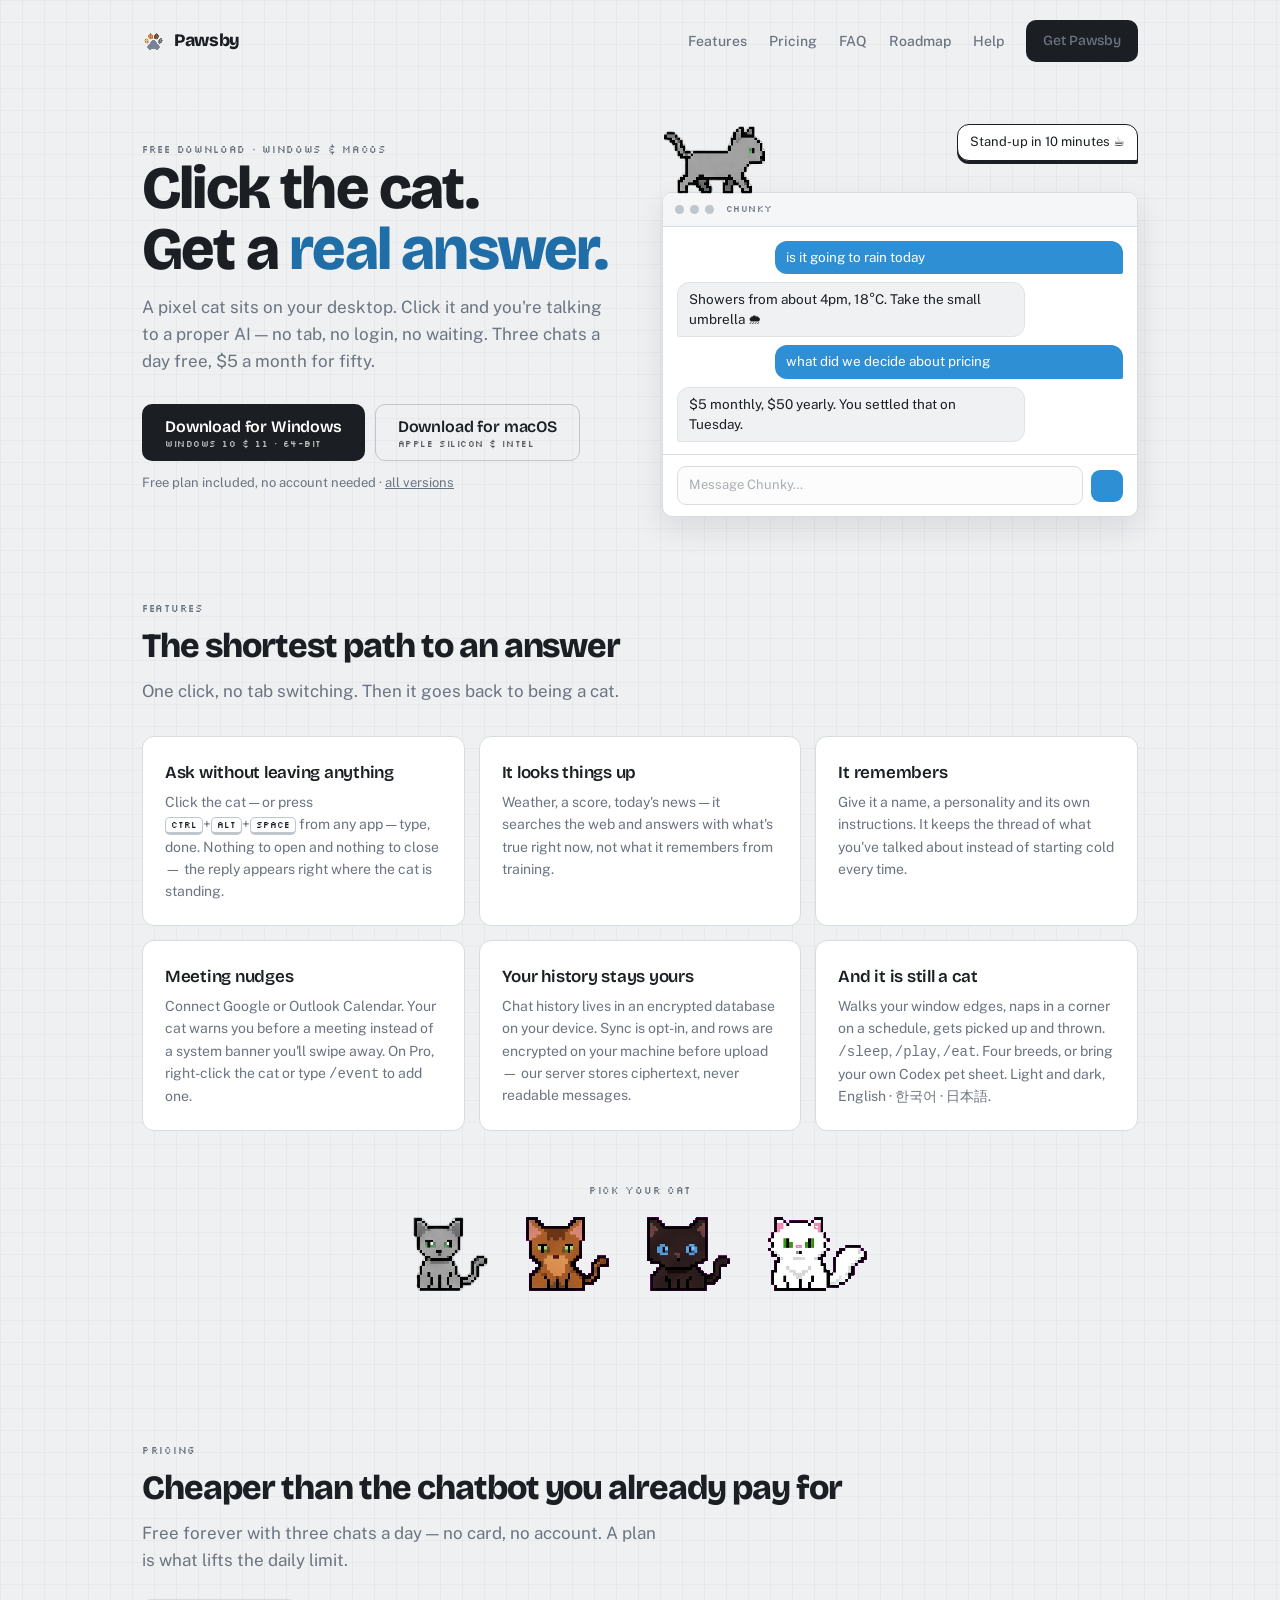
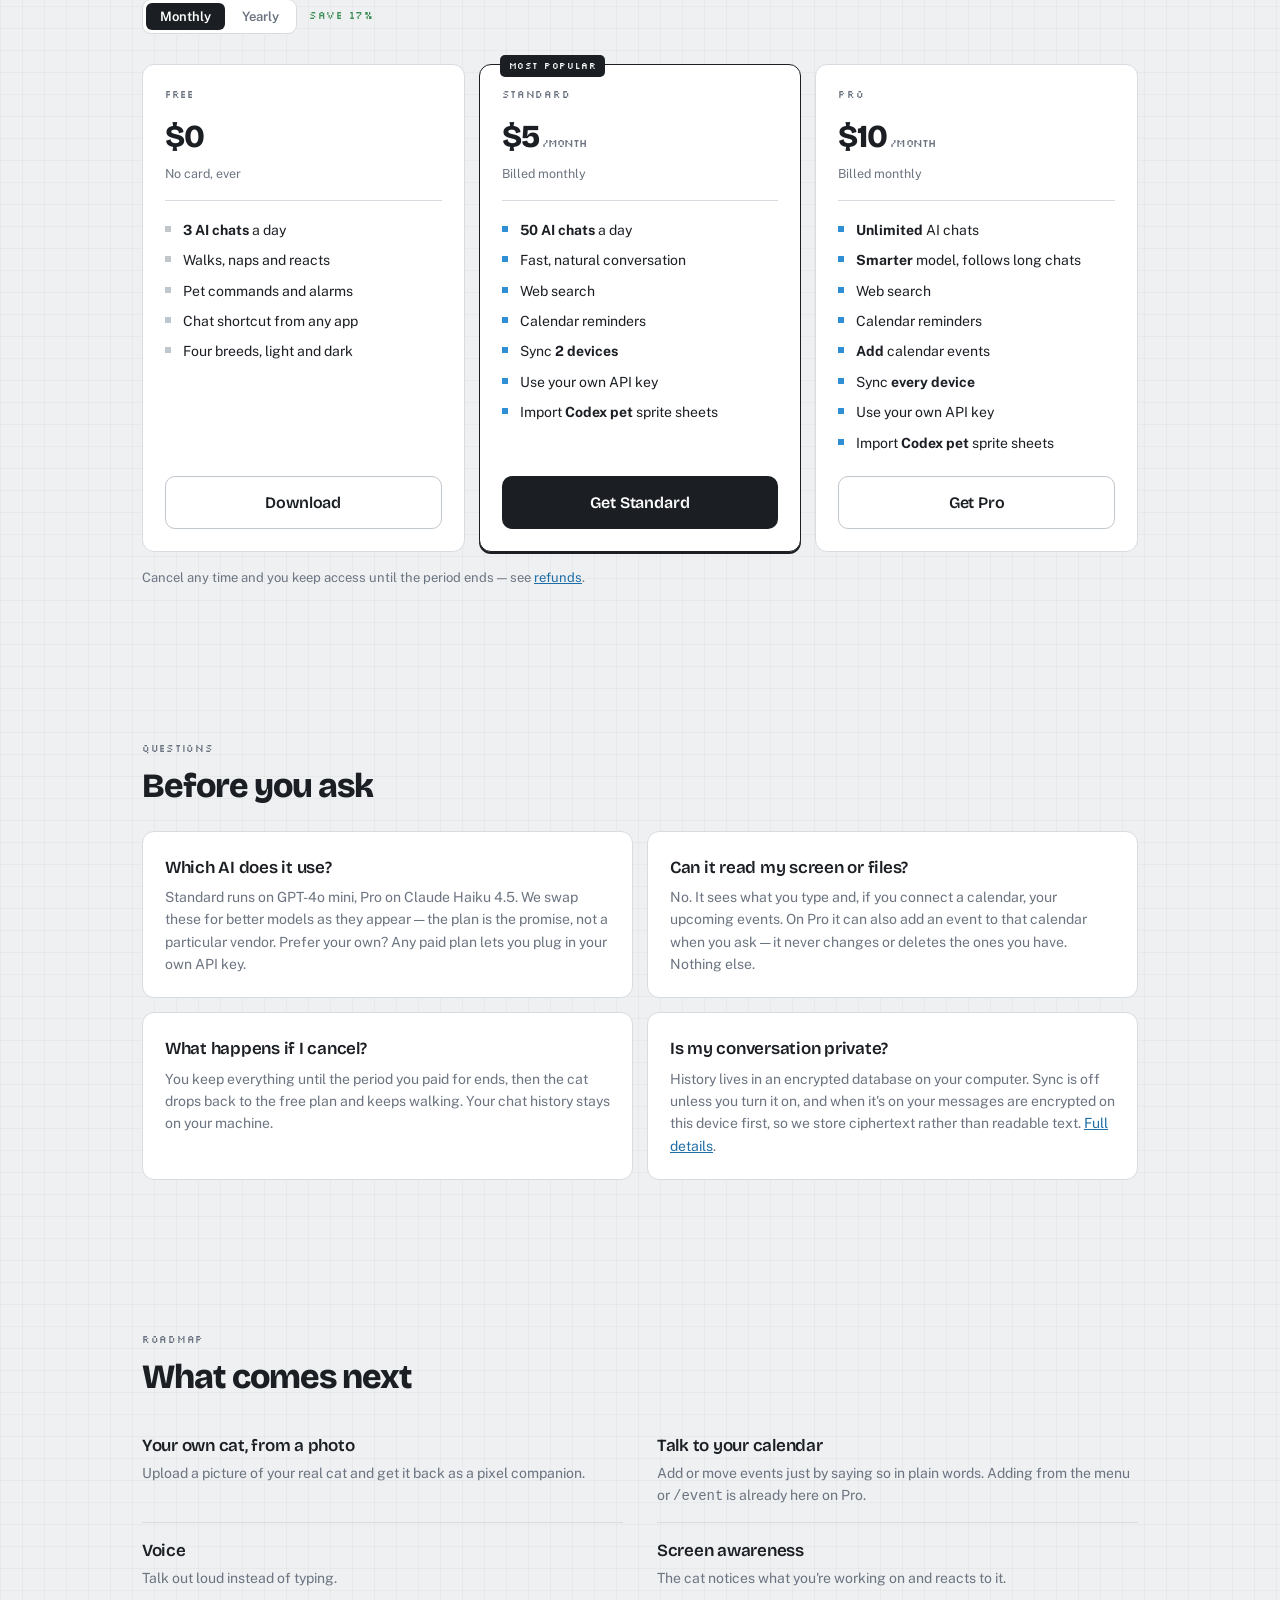
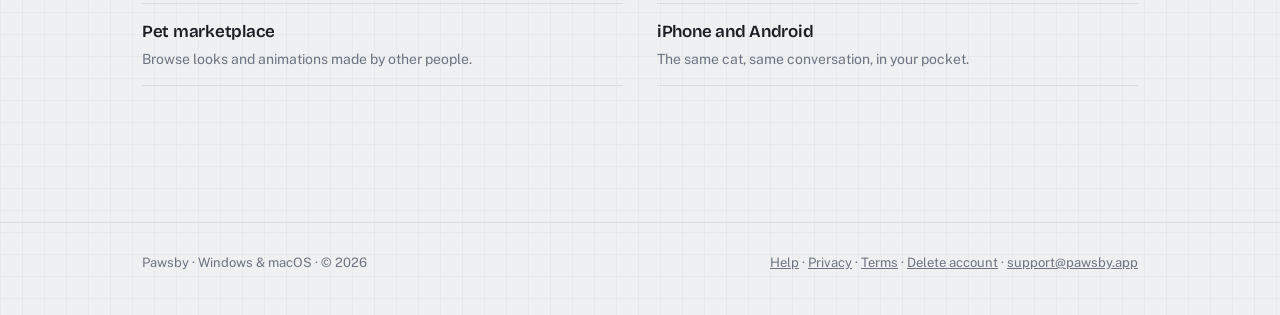
<file: index.html>
<!DOCTYPE html>
<html lang="en">
<head>
<meta charset="UTF-8">
<meta name="viewport" content="width=device-width, initial-scale=1.0, viewport-fit=cover">
<title>Pawsby — a cat that lives on your desktop</title>
<meta name="description" content="A pixel cat that walks across your screen, chats with AI, and reminds you of meetings. Windows and macOS.">
<meta property="og:title" content="Pawsby — a cat that lives on your desktop">
<meta property="og:description" content="A pixel cat that walks across your screen, chats with AI, and reminds you of meetings.">
<meta property="og:type" content="website">
<meta property="og:url" content="https://pawsby.app">
<meta property="og:image" content="https://pawsby.app/og.png">
<meta property="og:image:width" content="1200">
<meta property="og:image:height" content="630">
<meta name="twitter:card" content="summary_large_image">
<link rel="icon" type="image/png" sizes="32x32" href="/favicon-32.png">
<link rel="icon" type="image/png" sizes="192x192" href="/favicon.png">
<link rel="apple-touch-icon" href="/apple-touch-icon.png">
<link rel="preconnect" href="https://fonts.googleapis.com">
<link rel="preconnect" href="https://fonts.gstatic.com" crossorigin>
<link href="https://fonts.googleapis.com/css2?family=Bricolage+Grotesque:opsz,wght@12..96,400;12..96,600;12..96,800&family=Public+Sans:wght@400;500;600&family=Silkscreen&display=optional" rel="stylesheet">
<link rel="stylesheet" href="/css/pawsby.css">
<style>
  /* ── hero ───────────────────────────────────────────── */
  .hero{padding-top:36px;padding-bottom:8px}
  .hero-grid{display:grid;grid-template-columns:1fr 1fr;gap:44px;align-items:center}
  .dl{margin-top:28px}
  .dl-row{display:flex;gap:10px;flex-wrap:wrap;align-items:stretch}
  .btn-dl{
    display:inline-flex;flex-direction:column;align-items:flex-start;gap:1px;
    padding:12px 22px 11px;line-height:1.25;
  }
  .btn-dl small{
    font-family:var(--pixel);font-weight:400;font-size:9px;letter-spacing:.06em;
    opacity:.72;text-transform:uppercase;
  }
  .dl-alt{font-size:13px;color:var(--slate);margin:12px 0 0}
  .dl-alt a{color:var(--slate)}
  .dl-alt a:hover{color:var(--ink)}
  .platforms{font-family:var(--pixel);font-size:10px;letter-spacing:.06em;color:var(--slate);margin-top:14px}

  /* the mock desktop window the cat patrols */
  .stage{padding-top:74px}
  .perch{position:relative}
  .win{
    background:var(--card);border:1.5px solid var(--hair);border-radius:10px;
    box-shadow:0 12px 30px rgba(27,31,36,.10);overflow:hidden;
  }
  .win-bar{
    display:flex;align-items:center;gap:6px;padding:9px 12px;
    background:#F4F6F7;border-bottom:1px solid var(--hair);
  }
  .dot{width:9px;height:9px;border-radius:50%;background:var(--hair-strong)}
  .win-title{font-family:var(--pixel);font-size:9px;letter-spacing:.05em;color:var(--slate);margin-left:6px}
  .win-body{padding:14px}
  .bub{max-width:78%;padding:7px 11px;font-size:13.5px;line-height:1.45;border-radius:12px;margin-bottom:8px}
  .bub-them{background:#EFF1F3;border:1px solid #DFE3E7;border-radius:12px 12px 12px 2px}
  .bub-me{background:var(--eye);color:#fff;border-radius:12px 12px 2px 12px;margin-left:auto}
  .fake-input{
    display:flex;gap:8px;align-items:center;border-top:1px solid var(--hair);
    margin:12px -14px -14px;padding:11px 14px;
  }
  .fake-input span{
    flex:1;font-size:13px;color:#A8AFB6;border:1.5px solid var(--hair);
    border-radius:9px;padding:8px 11px;background:#FCFCFD;
  }
  .fake-send{width:32px;height:32px;border-radius:9px;background:var(--eye);flex:none}

  /* patrolling cat — sheet frame 274x177 (ears included) shown at 105x68 */
  .cat{
    --cw:105px; --ch:68px; --cs:525px;
    position:absolute;bottom:100%;margin-bottom:-2px;
    width:var(--cw);height:var(--ch);
    background:url('/sprites/russian_blue-walk.png') 0 0/var(--cs) 100% no-repeat;
    image-rendering:pixelated;
    animation:patrol 15s linear infinite, paws .55s steps(5) infinite;
    transform-origin:50% 50%;
  }
  @keyframes patrol{
    0%   {left:4%;  transform:scaleX(1)}
    44%  {left:66%; transform:scaleX(1)}
    50%  {left:66%; transform:scaleX(-1)}
    94%  {left:4%;  transform:scaleX(-1)}
    100% {left:4%;  transform:scaleX(1)}
  }
  @keyframes paws{from{background-position:0 0}to{background-position:calc(-1 * var(--cs)) 0}}

  .stage-col{position:relative;display:flex;flex-direction:column}
  .say{
    position:absolute;top:6px;right:0;max-width:230px;z-index:2;
    background:var(--card);border:1.5px solid var(--ink);border-radius:12px 12px 2px 12px;
    padding:8px 12px;font-size:13px;line-height:1.4;
    box-shadow:0 3px 0 var(--ink);
  }

  /* ── breeds ─────────────────────────────────────────── */
  .breeds{display:flex;justify-content:center;align-items:flex-end;gap:38px;margin-top:18px;flex-wrap:wrap}
  .breeds figure{margin:0;text-align:center}
  .breeds img{height:74px;width:auto;margin:0}
  .breeds figcaption{font-family:var(--pixel);font-size:9px;letter-spacing:.04em;color:var(--slate);margin-top:8px}

  /* ── pricing ────────────────────────────────────────── */
  .price{font-family:var(--display);font-weight:800;font-size:32px;letter-spacing:-.03em;margin:8px 0 0}
  .price i{font-family:var(--pixel);font-style:normal;font-size:11px;font-weight:400;color:var(--slate);margin-left:3px}
  .plan-sub{font-size:12.5px;color:var(--slate);min-height:1.5em;margin:2px 0 0}
  .flag{
    position:absolute;top:-10px;left:20px;background:var(--ink);color:#fff;
    font-family:var(--pixel);font-size:9px;letter-spacing:.06em;padding:4px 9px;border-radius:5px;
  }
  .plan{position:relative;display:flex;flex-direction:column}
  .plan .ticks{margin:16px 0 0;padding-top:14px;border-top:1px solid var(--hair);flex:1}
  .plan .cta{margin-top:18px}

  /* ── roadmap ────────────────────────────────────────── */
  .road{display:grid;grid-template-columns:repeat(2,1fr);gap:0 34px}
  .road div{padding:14px 0;border-bottom:1px solid var(--hair)}
  .road h3{margin-bottom:3px}
  .road p{margin:0;font-size:14px;color:var(--slate)}

  /* 4 links + a button don't fit a phone header — keep Pricing and the CTA */
  @media (max-width:620px){
    .nav-links a[href="#features"],
    .nav-links a[href="#faq"],
    .nav-links a[href="#roadmap"]{display:none}
    .nav-links .btn{white-space:nowrap}
  }
  @media (max-width:360px){.nav-links a[href="/help"]{display:none}}
  @media (max-width:860px){
    .hero-grid{grid-template-columns:1fr;gap:34px}
    .road{grid-template-columns:1fr}

    /* The cat is absolutely positioned against .stage and sits on the window's
       top edge. Leaving .say in normal flow pushes the window down but not the
       cat, stranding it in mid-air — so on narrow screens the bubble moves
       above the stage entirely and the cat keeps its perch. */
    .say{
      position:static;
      max-width:none;
      margin:0 0 16px;
      align-self:flex-start;
    }
    .stage{padding-top:70px}
  }

  @media (max-width:600px){
    .hero{padding-top:24px}
    .say{font-size:13px;padding:7px 11px}
    .win-body{padding:12px}
    .fake-input{margin:12px -12px -12px;padding:11px 12px}
    .bub{max-width:86%;font-size:13px}
  }
  .card kbd{font-family:var(--pixel);font-size:9px;padding:1px 5px 2px;border:1.5px solid var(--hair-strong);
    border-bottom-width:3px;border-radius:5px;background:var(--card);color:var(--ink);vertical-align:middle}
</style>
</head>
<body>

<div class="wrap">
  <nav class="nav">
    <a class="brand" href="/"><img src="/favicon.png" alt=""><b>Pawsby</b></a>
    <div class="nav-links">
      <a href="#features">Features</a>
      <a href="#pricing">Pricing</a>
      <a href="#faq">FAQ</a>
      <a href="#roadmap">Roadmap</a>
      <a href="/help">Help</a>
      <a class="btn" style="padding:9px 16px;font-size:14px" href="#get">Get Pawsby</a>
    </div>
  </nav>
</div>

<!-- ── hero ─────────────────────────────────────────────── -->
<header class="wrap hero">
  <div class="hero-grid">
    <div>
      <span class="eyebrow">Free download · Windows &amp; macOS</span>
      <h1>Click the cat.<br>Get a <span class="accent">real answer.</span></h1>
      <p class="lead">
        A pixel cat sits on your desktop. Click it and you're talking to a proper
        AI — no tab, no login, no waiting. Three chats a day free, $5 a month for fifty.
      </p>

      <div class="dl" id="get">
        <div class="dl-row">
          <a class="btn btn-dl" id="dl-main" href="https://github.com/dlstjdj/pawsby-releases/releases/latest/download/Pawsby-windows_setup.exe">
            Download for Windows
            <small>Windows 10 &amp; 11 · 64-bit</small>
          </a>
          <a class="btn-ghost btn-dl" id="dl-other" href="https://github.com/dlstjdj/pawsby-releases/releases/latest/download/Pawsby-macos.dmg">
            Download for macOS
            <small>Apple silicon &amp; Intel</small>
          </a>
        </div>
        <p class="dl-alt">
          Free plan included, no account needed ·
          <a href="https://github.com/dlstjdj/pawsby-releases/releases/latest">all versions</a>
        </p>
      </div>
    </div>

    <div class="stage-col">
      <div class="say">Stand-up in 10 minutes ☕</div>
      <div class="stage">
      <div class="perch">
      <div class="cat" aria-hidden="true"></div>
      <div class="win">
        <div class="win-bar">
          <i class="dot"></i><i class="dot"></i><i class="dot"></i>
          <span class="win-title">chunky</span>
        </div>
        <div class="win-body">
          <div class="bub bub-me">is it going to rain today</div>
          <div class="bub bub-them">Showers from about 4pm, 18°C. Take the small umbrella 🌧</div>
          <div class="bub bub-me">what did we decide about pricing</div>
          <div class="bub bub-them">$5 monthly, $50 yearly. You settled that on Tuesday.</div>
          <div class="fake-input">
            <span>Message Chunky…</span>
            <i class="fake-send"></i>
          </div>
        </div>
      </div>
      </div>
      </div>
    </div>
  </div>
</header>

<!-- ── features ─────────────────────────────────────────── -->
<section class="wrap section" id="features">
  <span class="eyebrow">Features</span>
  <h2>The shortest path to an answer</h2>
  <p class="lead">One click, no tab switching. Then it goes back to being a cat.</p>

  <div class="grid g3" style="margin-top:30px">
    <div class="card">
      <h3>Ask without leaving anything</h3>
      <p class="muted" style="margin:0;font-size:14px">Click the cat — or press <kbd>Ctrl</kbd>+<kbd>Alt</kbd>+<kbd>Space</kbd> from any app — type, done. Nothing to open and nothing to close — the reply appears right where the cat is standing.</p>
    </div>
    <div class="card">
      <h3>It looks things up</h3>
      <p class="muted" style="margin:0;font-size:14px">Weather, a score, today's news — it searches the web and answers with what's true right now, not what it remembers from training.</p>
    </div>
    <div class="card">
      <h3>It remembers</h3>
      <p class="muted" style="margin:0;font-size:14px">Give it a name, a personality and its own instructions. It keeps the thread of what you've talked about instead of starting cold every time.</p>
    </div>
    <div class="card">
      <h3>Meeting nudges</h3>
      <p class="muted" style="margin:0;font-size:14px">Connect Google or Outlook Calendar. Your cat warns you before a meeting instead of a system banner you'll swipe away. On Pro, right-click the cat or type <code>/event</code> to add one.</p>
    </div>
    <div class="card">
      <h3>Your history stays yours</h3>
      <p class="muted" style="margin:0;font-size:14px">Chat history lives in an encrypted database on your device. Sync is opt-in, and rows are encrypted on your machine before upload — our server stores ciphertext, never readable messages.</p>
    </div>
    <div class="card">
      <h3>And it is still a cat</h3>
      <p class="muted" style="margin:0;font-size:14px">Walks your window edges, naps in a corner on a schedule, gets picked up and thrown. <code>/sleep</code>, <code>/play</code>, <code>/eat</code>. Four breeds, or bring your own Codex pet sheet. Light and dark, English · 한국어 · 日本語.</p>
    </div>
  </div>

  <div style="margin-top:52px;text-align:center">
    <span class="eyebrow">Pick your cat</span>
    <div class="breeds">
      <img class="sprite" src="/sprites/russian_blue-idle.png" alt="Russian Blue" width="75" height="74">
      <img class="sprite" src="/sprites/abyssinian-idle.png" alt="Abyssinian" width="83" height="74">
      <img class="sprite" src="/sprites/british_shorthair-idle.png" alt="British Shorthair" width="83" height="74">
      <img class="sprite" src="/sprites/persian-idle.png" alt="Persian" width="99" height="74">
    </div>
  </div>
</section>

<!-- ── pricing ──────────────────────────────────────────── -->
<section class="wrap section" id="pricing">
  <span class="eyebrow">Pricing</span>
  <h2>Cheaper than the chatbot you already pay for</h2>
  <p class="lead">Free forever with three chats a day — no card, no account. A plan is what lifts the daily limit.</p>

  <div style="margin:24px 0 30px;display:flex;align-items:center;gap:12px;flex-wrap:wrap">
    <div class="seg" role="group" aria-label="Billing period">
      <button type="button" id="mo" aria-pressed="true">Monthly</button>
      <button type="button" id="yr" aria-pressed="false">Yearly</button>
    </div>
    <span class="eyebrow" id="save" style="color:var(--grass)" hidden>Save 17%</span>
  </div>

  <div class="grid g3">
    <div class="card plan">
      <span class="eyebrow">Free</span>
      <div class="price">$0</div>
      <p class="plan-sub">No card, ever</p>
      <ul class="ticks dim">
        <li><b>3 AI chats</b> a day</li>
        <li>Walks, naps and reacts</li>
        <li>Pet commands and alarms</li>
        <li>Chat shortcut from any app</li>
        <li>Four breeds, light and dark</li>
      </ul>
      <div class="cta"><a class="btn-ghost btn-block" href="#get">Download</a></div>
    </div>

    <div class="card plan card-sel">
      <span class="flag">Most popular</span>
      <span class="eyebrow">Standard</span>
      <div class="price" data-price="standard">$5<i>/month</i></div>
      <p class="plan-sub" data-sub="standard">Billed monthly</p>
      <ul class="ticks">
        <li><b>50 AI chats</b> a day</li>
        <li>Fast, natural conversation</li>
        <li>Web search</li>
        <li>Calendar reminders</li>
        <li>Sync <b>2 devices</b></li>
        <li>Use your own API key</li>
        <li>Import <b>Codex pet</b> sprite sheets</li>
      </ul>
      <div class="cta"><a class="btn btn-block" href="/subscribe">Get Standard</a></div>
    </div>

    <div class="card plan">
      <span class="eyebrow">Pro</span>
      <div class="price" data-price="pro">$10<i>/month</i></div>
      <p class="plan-sub" data-sub="pro">Billed monthly</p>
      <ul class="ticks">
        <li><b>Unlimited</b> AI chats</li>
        <li><b>Smarter</b> model, follows long chats</li>
        <li>Web search</li>
        <li>Calendar reminders</li>
        <li><b>Add</b> calendar events</li>
        <li>Sync <b>every device</b></li>
        <li>Use your own API key</li>
        <li>Import <b>Codex pet</b> sprite sheets</li>
      </ul>
      <div class="cta"><a class="btn-ghost btn-block" href="/subscribe">Get Pro</a></div>
    </div>
  </div>

  <p class="hint" style="margin-top:16px">
    Cancel any time and you keep access until the period ends — see
    <a href="/terms#refunds">refunds</a>.
  </p>
</section>

<!-- ── faq ──────────────────────────────────────────────── -->
<section class="wrap section" id="faq">
  <span class="eyebrow">Questions</span>
  <h2>Before you ask</h2>

  <div class="grid g2" style="margin-top:26px">
    <div class="card">
      <h3>Which AI does it use?</h3>
      <p class="muted" style="margin:0;font-size:14px">
        Standard runs on GPT-4o mini, Pro on Claude Haiku 4.5. We swap these for better
        models as they appear — the plan is the promise, not a particular vendor.
        Prefer your own? Any paid plan lets you plug in your own API key.
      </p>
    </div>
    <div class="card">
      <h3>Can it read my screen or files?</h3>
      <p class="muted" style="margin:0;font-size:14px">
        No. It sees what you type and, if you connect a calendar, your upcoming events.
        On Pro it can also add an event to that calendar when you ask — it never changes
        or deletes the ones you have. Nothing else.
      </p>
    </div>
    <div class="card">
      <h3>What happens if I cancel?</h3>
      <p class="muted" style="margin:0;font-size:14px">
        You keep everything until the period you paid for ends, then the cat drops back
        to the free plan and keeps walking. Your chat history stays on your machine.
      </p>
    </div>
    <div class="card">
      <h3>Is my conversation private?</h3>
      <p class="muted" style="margin:0;font-size:14px">
        History lives in an encrypted database on your computer. Sync is off unless you
        turn it on, and when it's on your messages are encrypted on this device first, so
        we store ciphertext rather than readable text.
        <a href="/privacy">Full details</a>.
      </p>
    </div>
  </div>
</section>

<!-- ── roadmap ──────────────────────────────────────────── -->
<section class="wrap section" id="roadmap">
  <span class="eyebrow">Roadmap</span>
  <h2>What comes next</h2>
  <div class="road" style="margin-top:22px">
    <div><h3>Your own cat, from a photo</h3><p>Upload a picture of your real cat and get it back as a pixel companion.</p></div>
    <div><h3>Talk to your calendar</h3><p>Add or move events just by saying so in plain words. Adding from the menu or <code>/event</code> is already here on Pro.</p></div>
    <div><h3>Voice</h3><p>Talk out loud instead of typing.</p></div>
    <div><h3>Screen awareness</h3><p>The cat notices what you're working on and reacts to it.</p></div>
    <div><h3>Pet marketplace</h3><p>Browse looks and animations made by other people.</p></div>
    <div><h3>iPhone and Android</h3><p>The same cat, same conversation, in your pocket.</p></div>
  </div>
</section>

<!-- ── footer ───────────────────────────────────────────── -->
<footer class="foot">
  <div class="wrap foot-row">
    <span>Pawsby · Windows &amp; macOS · © 2026</span>
    <span>
      <a href="/help">Help</a> ·
      <a href="/privacy">Privacy</a> ·
      <a href="/terms">Terms</a> ·
      <a href="/delete-account">Delete account</a> ·
      <a href="mailto:support@pawsby.app">support@pawsby.app</a>
    </span>
  </div>
</footer>

<script>
(function(){
  'use strict';

  /* ── download buttons: put the visitor's OS first ───── */
  (function(){
    const main  = document.getElementById('dl-main');
    const other = document.getElementById('dl-other');
    if(!main || !other) return;
    const ua  = navigator.userAgent;
    const mac = /Macintosh|Mac OS X/.test(ua) && !/like Mac/.test(ua); // excludes iOS UAs
    if(mac){
      // swap labels + hrefs so macOS becomes the solid primary button
      const tmp = { html: main.innerHTML, href: main.getAttribute('href') };
      main.innerHTML = other.innerHTML;  main.setAttribute('href', other.getAttribute('href'));
      other.innerHTML = tmp.html;        other.setAttribute('href', tmp.href);
    }
  })();

  /* ── pricing toggle ─────────────────────────────────── */
  const P = {
    standard:{monthly:['$5','/month','Billed monthly'],  yearly:['$50','/year','$4.17/month, billed yearly']},
    pro:     {monthly:['$10','/month','Billed monthly'], yearly:['$100','/year','$8.33/month, billed yearly']}
  };
  function setPeriod(p){
    for(const tier of ['standard','pro']){
      const [amt,unit,sub] = P[tier][p];
      document.querySelector('[data-price="'+tier+'"]').innerHTML = amt + '<i>' + unit + '</i>';
      document.querySelector('[data-sub="'+tier+'"]').textContent = sub;
    }
    document.getElementById('mo').setAttribute('aria-pressed', String(p === 'monthly'));
    document.getElementById('yr').setAttribute('aria-pressed', String(p === 'yearly'));
    document.getElementById('save').hidden = p !== 'yearly';
  }
  document.getElementById('mo').addEventListener('click', () => setPeriod('monthly'));
  document.getElementById('yr').addEventListener('click', () => setPeriod('yearly'));

})();
</script>
<!-- Cloudflare Web Analytics -->
<script type='module' src='https://static.cloudflareinsights.com/beacon.min.js' data-cf-beacon='{"token": "37ff410ede7f4826aa7dd3e15696ff42"}'></script>
<!-- End Cloudflare Web Analytics -->
</body>
</html>
</file>
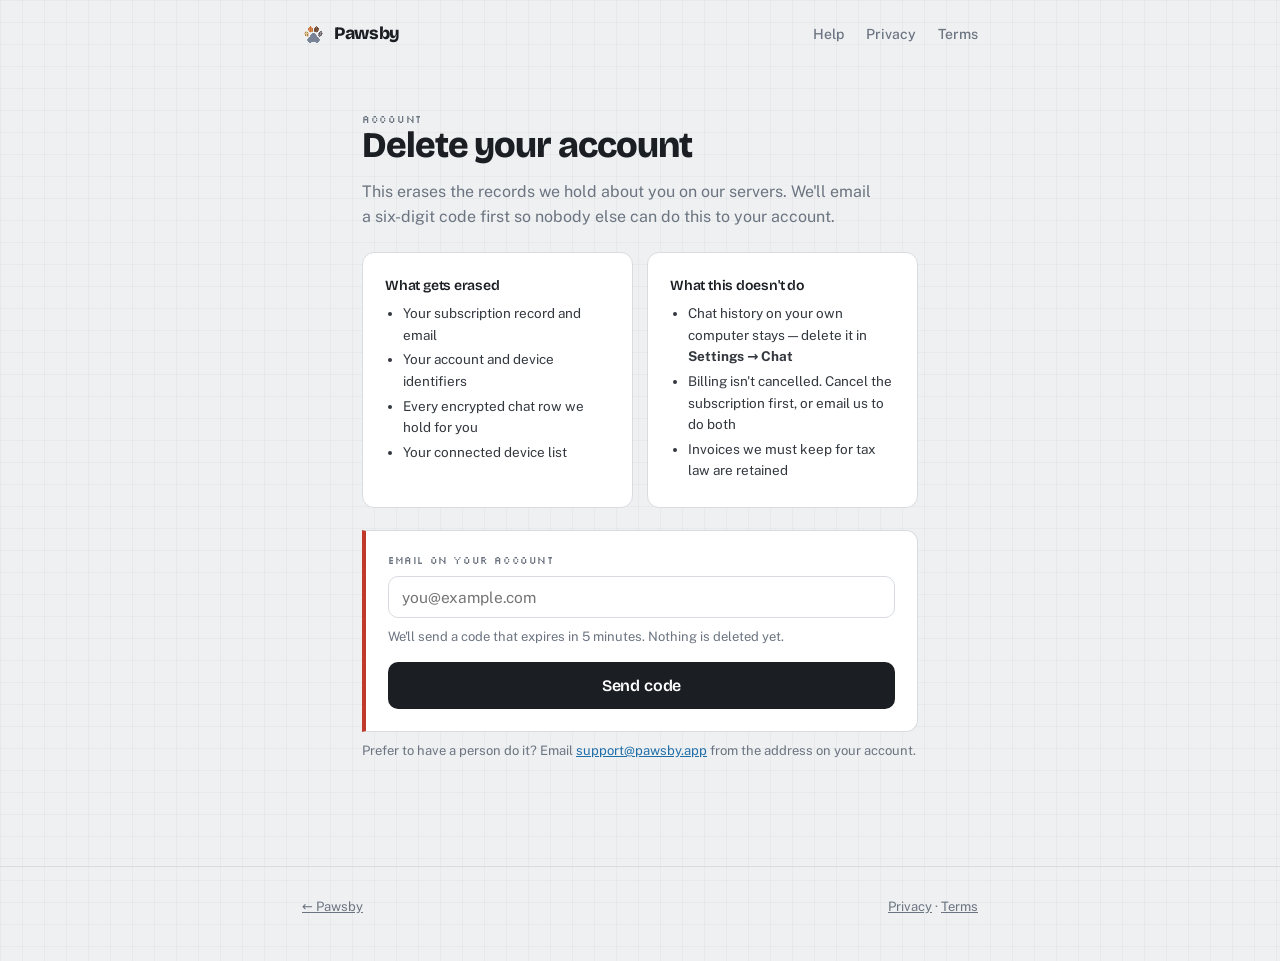
<file: delete-account/index.html>
<!DOCTYPE html>
<html lang="en">
<head>
<meta charset="UTF-8">
<meta name="viewport" content="width=device-width, initial-scale=1.0, viewport-fit=cover">
<title>Delete your account — Pawsby</title>
<meta name="description" content="Erase your Pawsby account records and synced data.">
<meta name="robots" content="noindex">
<link rel="icon" type="image/png" sizes="32x32" href="/favicon-32.png">
<link rel="icon" type="image/png" sizes="192x192" href="/favicon.png">
<link rel="apple-touch-icon" href="/apple-touch-icon.png">
<link rel="preconnect" href="https://fonts.googleapis.com">
<link rel="preconnect" href="https://fonts.gstatic.com" crossorigin>
<link href="https://fonts.googleapis.com/css2?family=Bricolage+Grotesque:opsz,wght@12..96,400;12..96,600;12..96,800&family=Public+Sans:wght@400;500;600&family=Silkscreen&display=swap" rel="stylesheet">
<link rel="stylesheet" href="/css/pawsby.css">
<style>
  .danger{border-left:4px solid var(--collar);border-radius:0 var(--r) var(--r) 0}
  .step{display:none}
  .step.on{display:block}
  .cols{display:grid;grid-template-columns:1fr 1fr;gap:14px;margin:22px 0 0}
  .cols h3{font-size:14px}
  .cols ul{margin:6px 0 0;padding-left:18px;font-size:13.5px;color:#33383F}
  .cols li{margin:3px 0}
  .btn-danger{background:var(--collar)}
  .btn-danger:hover{background:#A93226}
  .back{background:none;border:0;color:var(--slate);font-size:13px;cursor:pointer;padding:0;text-decoration:underline;margin-top:14px}
  @media (max-width:600px){.cols{grid-template-columns:1fr}}
</style>
</head>
<body>

<div class="wrap-narrow">
  <nav class="nav">
    <a class="brand" href="/"><img src="/favicon.png" alt=""><b>Pawsby</b></a>
    <div class="nav-links"><a href="/help">Help</a><a href="/privacy">Privacy</a><a href="/terms">Terms</a></div>
  </nav>
</div>

<main class="wrap-narrow section-tight" style="max-width:600px">
  <span class="eyebrow">Account</span>
  <h1 style="font-size:clamp(27px,4.6vw,36px)">Delete your account</h1>
  <p class="lead" style="font-size:16px">
    This erases the records we hold about you on our servers. We'll email a six-digit code
    first so nobody else can do this to your account.
  </p>

  <div class="cols">
    <div class="card">
      <h3>What gets erased</h3>
      <ul>
        <li>Your subscription record and email</li>
        <li>Your account and device identifiers</li>
        <li>Every encrypted chat row we hold for you</li>
        <li>Your connected device list</li>
      </ul>
    </div>
    <div class="card">
      <h3>What this doesn't do</h3>
      <ul>
        <li>Chat history on your own computer stays — delete it in <b>Settings → Chat</b></li>
        <li>Billing isn't cancelled. Cancel the subscription first, or email us to do both</li>
        <li>Invoices we must keep for tax law are retained</li>
      </ul>
    </div>
  </div>

  <div class="card danger" style="margin-top:22px">

    <!-- step 1 — email -->
    <div class="step on" id="s1">
      <label for="email">Email on your account</label>
      <input type="email" id="email" placeholder="you@example.com" autocomplete="email">
      <p class="hint">We'll send a code that expires in 5 minutes. Nothing is deleted yet.</p>
      <p class="msg" id="m1"></p>
      <button class="btn btn-block" id="send" style="margin-top:14px">Send code</button>
    </div>

    <!-- step 2 — otp -->
    <div class="step" id="s2">
      <label for="otp">Six-digit code</label>
      <input type="text" id="otp" class="otp" maxlength="6" inputmode="numeric"
             autocomplete="one-time-code" placeholder="000000">
      <p class="hint" id="sent-to"></p>
      <p class="msg" id="m2"></p>
      <button class="btn btn-danger btn-block" id="wipe" style="margin-top:14px">Delete my account</button>
      <button class="back" id="restart">Use a different email</button>
    </div>

    <!-- step 3 — done -->
    <div class="step" id="s3">
      <h3 style="font-family:var(--display);font-size:18px;font-weight:600">Account deleted</h3>
      <p style="margin:6px 0 0;font-size:14.5px;color:#33383F" id="done-body"></p>
      <p class="hint" style="margin-top:12px">
        If a subscription is still active, cancel it so you aren't charged again —
        email <a href="mailto:support@pawsby.app">support@pawsby.app</a> if you need help.
      </p>
      <a class="btn-ghost btn-block" href="/" style="margin-top:16px">Back to Pawsby</a>
    </div>

  </div>

  <p class="hint">
    Prefer to have a person do it? Email <a href="mailto:support@pawsby.app">support@pawsby.app</a>
    from the address on your account.
  </p>
</main>

<footer class="foot">
  <div class="wrap-narrow foot-row">
    <span><a href="/">← Pawsby</a></span>
    <span><a href="/privacy">Privacy</a> · <a href="/terms">Terms</a></span>
  </div>
</footer>

<script>
(function(){
  'use strict';
  const SUPABASE_URL  = 'https://ioykwjowdmdxgxgjtpyv.supabase.co';
  const SUPABASE_ANON = 'eyJhbGciOiJIUzI1NiIsInR5cCI6IkpXVCJ9.eyJpc3MiOiJzdXBhYmFzZSIsInJlZiI6ImlveWt3am93ZG1keGd4Z2p0cHl2Iiwicm9sZSI6ImFub24iLCJpYXQiOjE3ODc3OTg3NTEsImV4cCI6MjEwMzM3NDc1MX0.QXz147iZb_Zjd73wXIGKKTCeCT0YFv168CNRMFk6Prc';

  const $ = (id) => document.getElementById(id);
  let address = '';

  function show(step){
    ['s1','s2','s3'].forEach(s => $(s).classList.toggle('on', s === step));
  }
  function say(el, text, kind){
    el.textContent = text;
    el.className = 'msg show ' + kind;
  }
  function clear(el){ el.className = 'msg'; }

  async function post(fn, body){
    return fetch(SUPABASE_URL + '/functions/v1/' + fn, {
      method:'POST',
      headers:{ 'Authorization':'Bearer ' + SUPABASE_ANON, 'Content-Type':'application/json' },
      body: JSON.stringify(body)
    });
  }

  $('email').addEventListener('input', () => { clear($('m1')); $('email').classList.remove('bad'); });
  $('otp').addEventListener('input', (e) => {
    e.target.value = e.target.value.replace(/\D/g,'').slice(0,6);
    clear($('m2')); $('otp').classList.remove('bad');
  });

  /* step 1 — request the code */
  $('send').addEventListener('click', async () => {
    const v = $('email').value.trim().toLowerCase();
    if(!/^[^\s@]+@[^\s@]+\.[^\s@]{2,}$/.test(v)){
      $('email').classList.add('bad');
      say($('m1'), 'Enter the email address on your account.', 'bad');
      return;
    }
    const label = $('send').textContent;
    $('send').disabled = true; $('send').textContent = 'Sending…';
    try{
      const res = await post('delete-account-request', { email: v });
      if(!res.ok) throw new Error('http ' + res.status);
      address = v;
      // The server always answers success so an attacker can't discover which
      // addresses exist. An unknown address simply never receives a code.
      $('sent-to').textContent = 'Sent to ' + address + '. The code expires in 5 minutes.';
      show('s2');
      $('otp').focus();
    }catch(e){
      say($('m1'), "Couldn't send the code. Try again, or email support@pawsby.app.", 'bad');
    }finally{
      $('send').disabled = false; $('send').textContent = label;
    }
  });

  /* step 2 — verify and delete */
  $('wipe').addEventListener('click', async () => {
    const code = $('otp').value.trim();
    if(code.length !== 6){
      $('otp').classList.add('bad');
      say($('m2'), 'The code is six digits.', 'bad');
      return;
    }
    const label = $('wipe').textContent;
    $('wipe').disabled = true; $('wipe').textContent = 'Deleting…';
    try{
      const res  = await post('delete-account-verify', { email: address, otp: code });
      const data = await res.json().catch(() => ({}));

      if(res.ok){
        const n = Number(data.deleted_accounts || 0);
        $('done-body').textContent = n > 0
          ? 'We removed ' + n + (n === 1 ? ' account record' : ' account records')
            + ' for ' + address + ', along with every encrypted row and device tied to it.'
          : 'Nothing was left to remove for ' + address + '. Your details are not on our servers.';
        show('s3');
        return;
      }
      if(data.error === 'INVALID_OTP'){
        $('otp').classList.add('bad');
        say($('m2'), "That code didn't match, or it expired. Request a new one.", 'bad');
      }else if(data.error === 'NO_ACCOUNT_FOUND'){
        say($('m2'), 'We hold no account for ' + address + '. There is nothing to delete.', 'bad');
      }else{
        say($('m2'), "Something broke on our side. Try again, or email support@pawsby.app.", 'bad');
      }
    }catch(e){
      say($('m2'), "Something broke on our side. Try again, or email support@pawsby.app.", 'bad');
    }finally{
      $('wipe').disabled = false; $('wipe').textContent = label;
    }
  });

  $('restart').addEventListener('click', () => {
    $('otp').value = ''; clear($('m2')); show('s1'); $('email').focus();
  });
})();
</script>
</body>
</html>
</file>
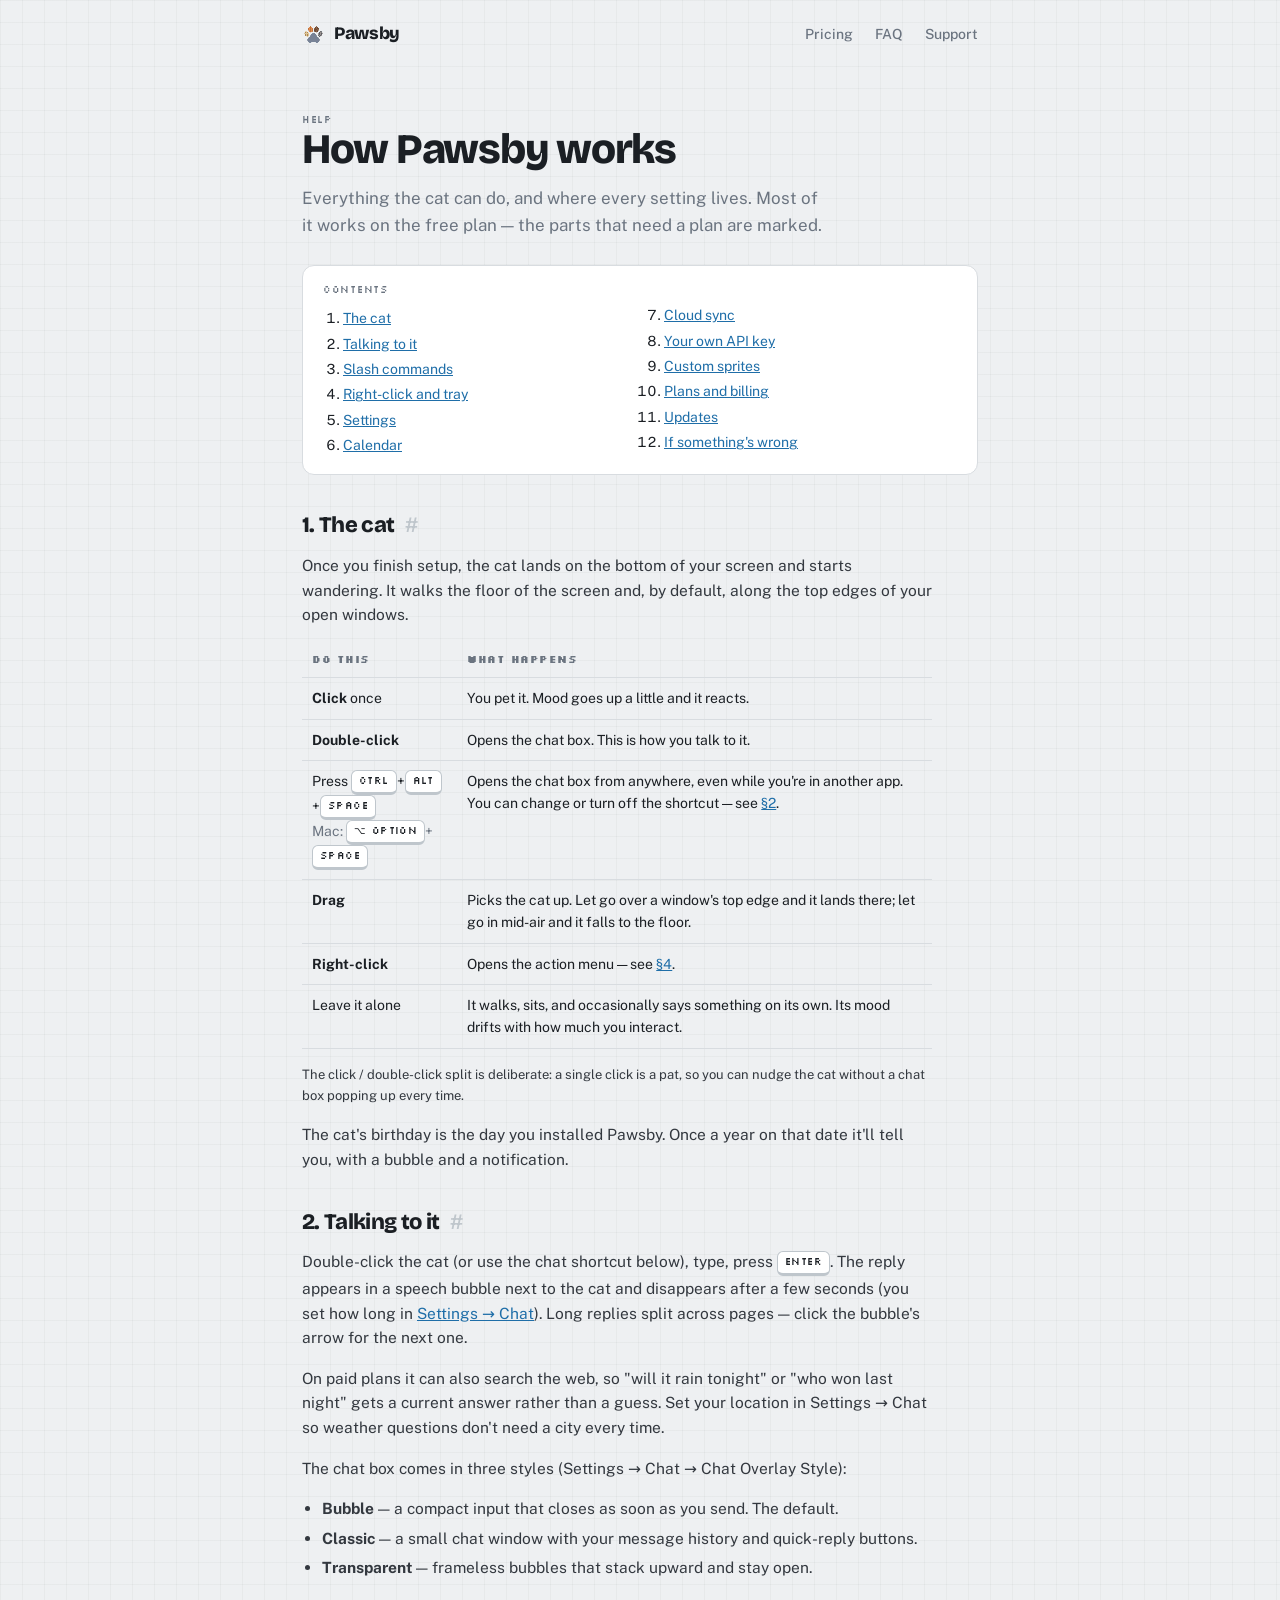
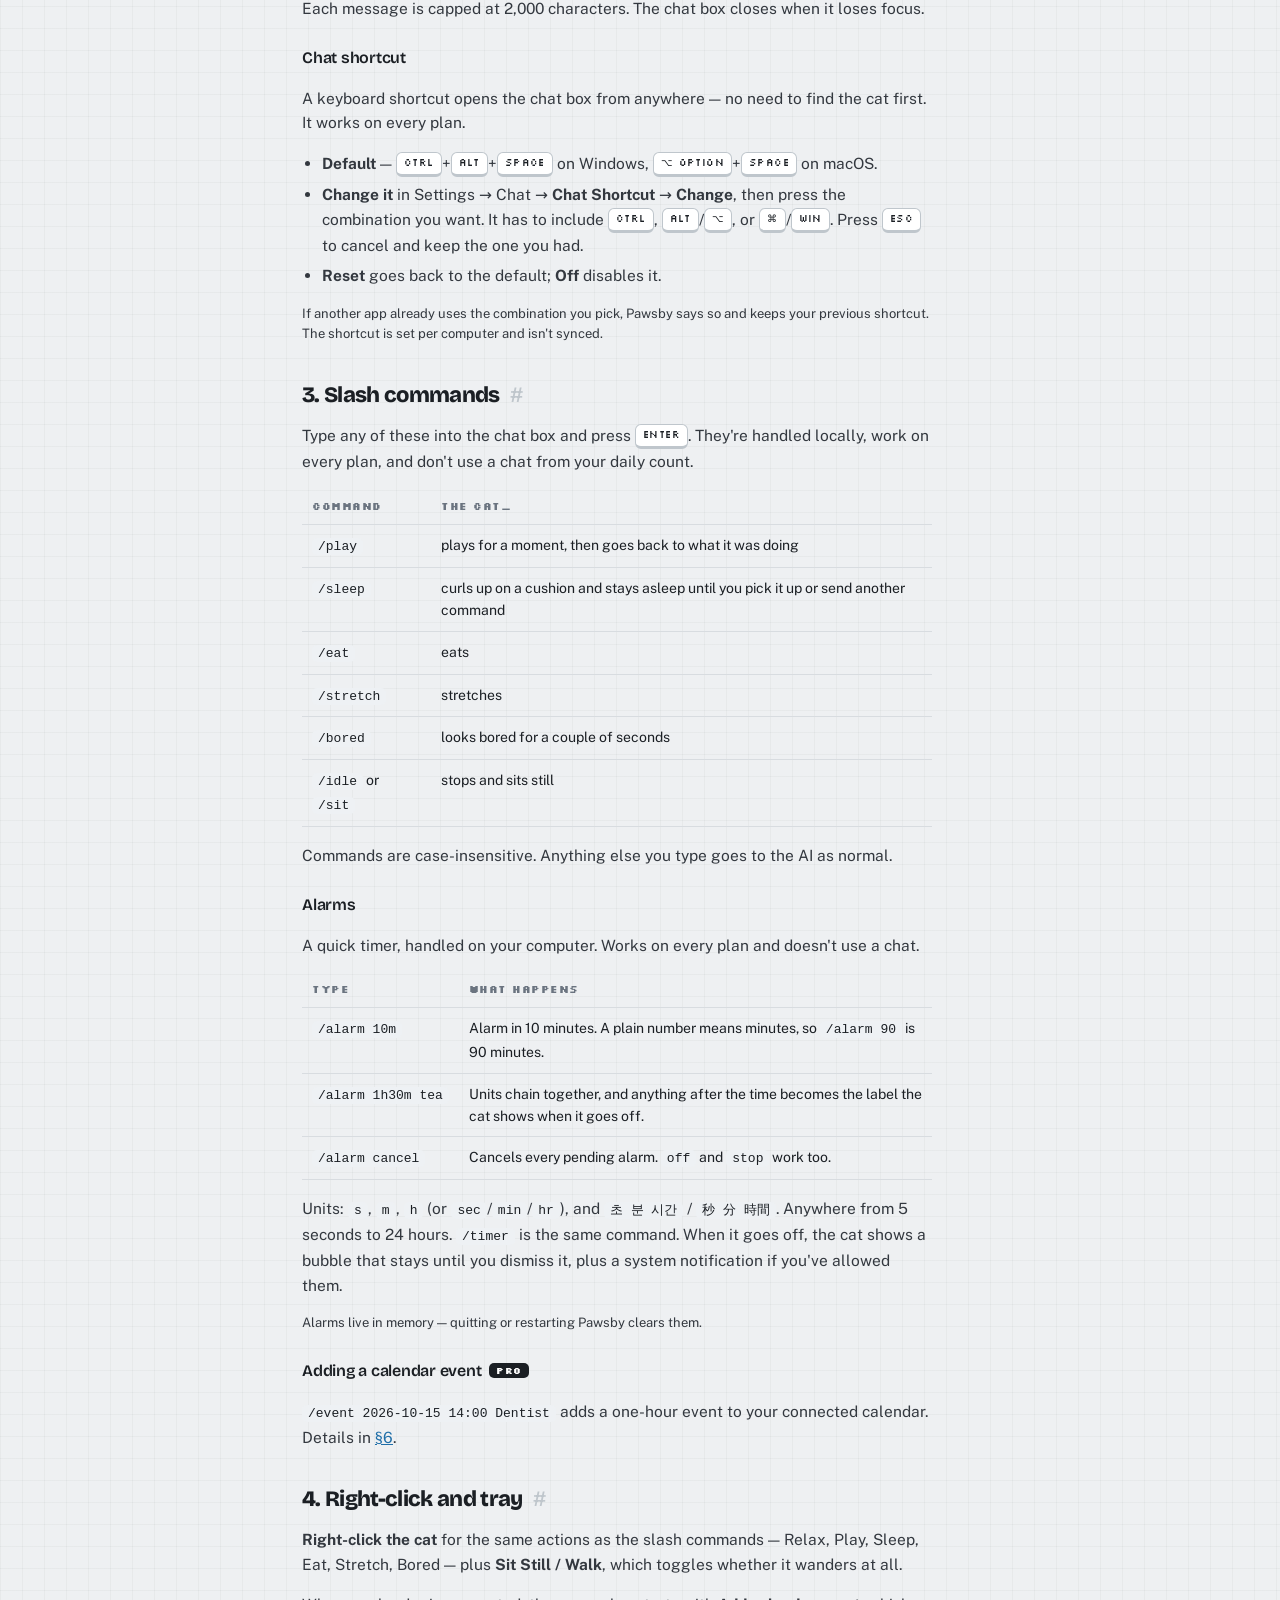
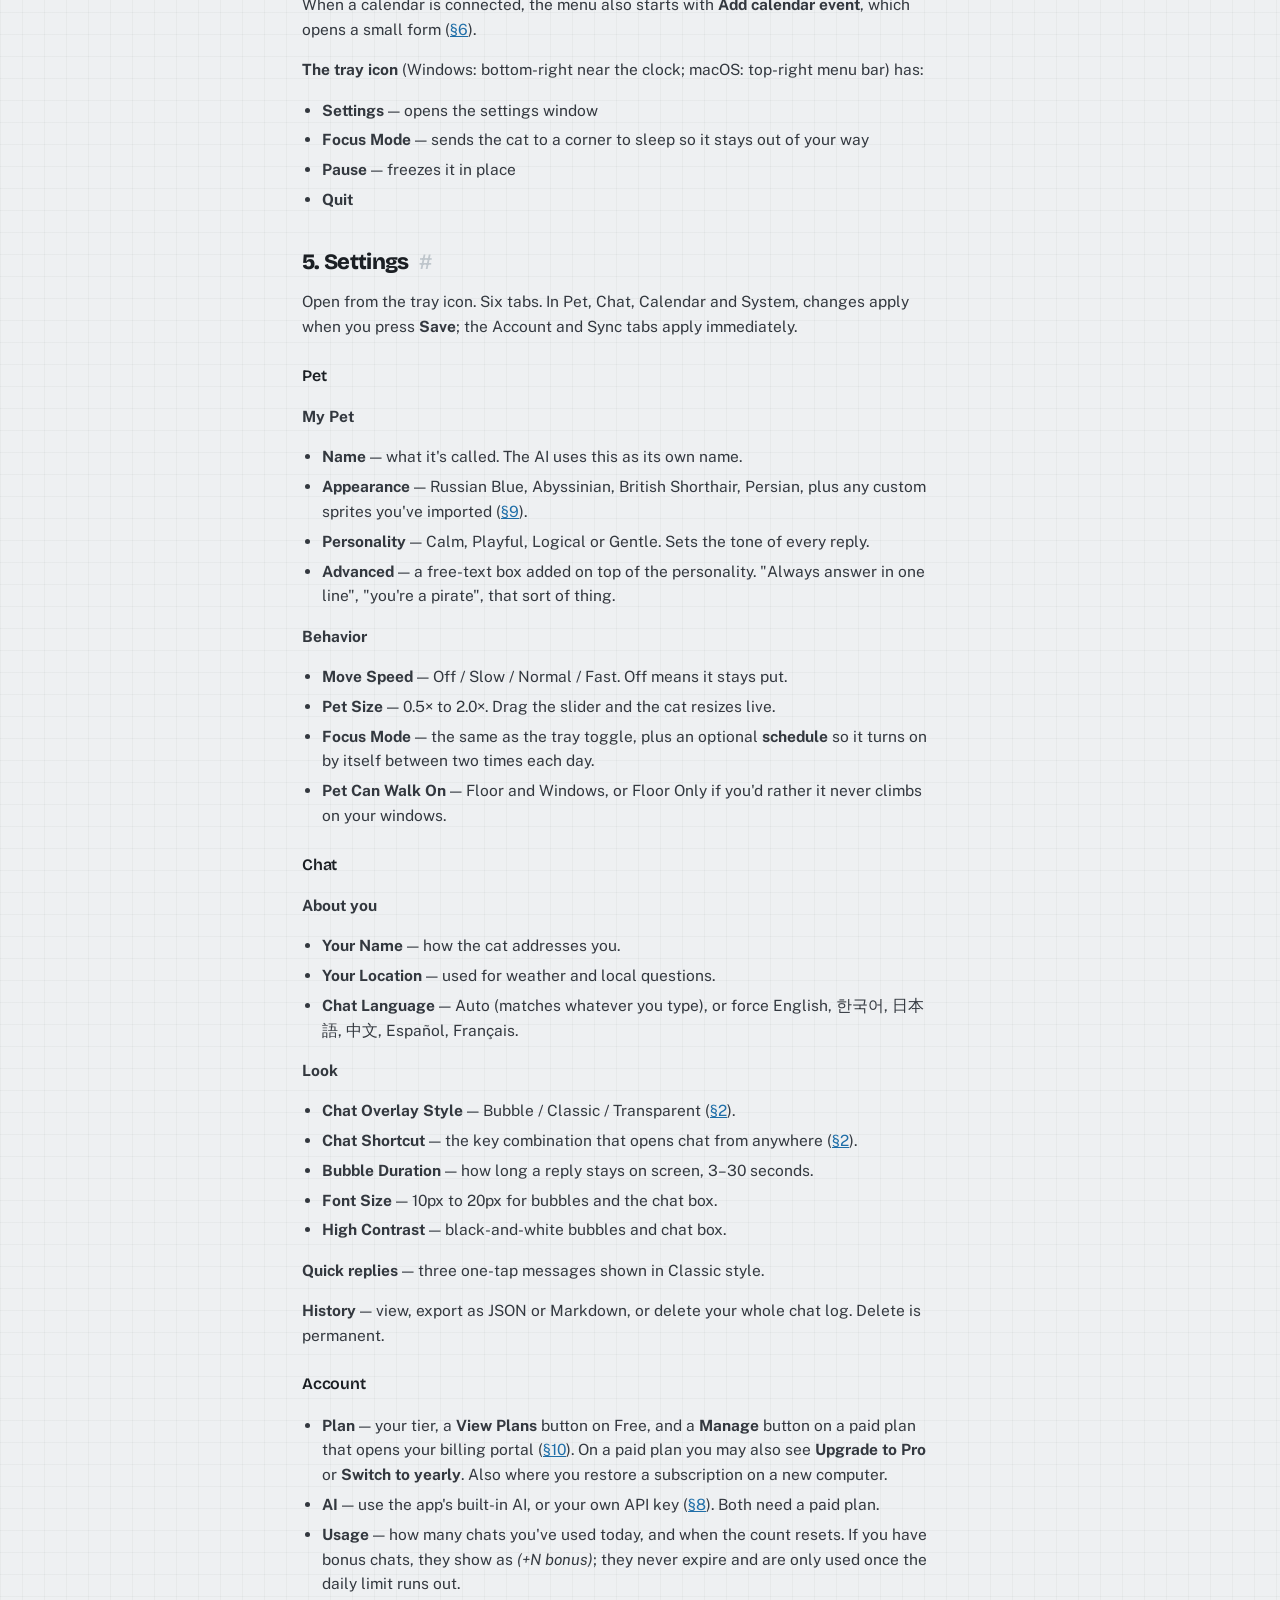
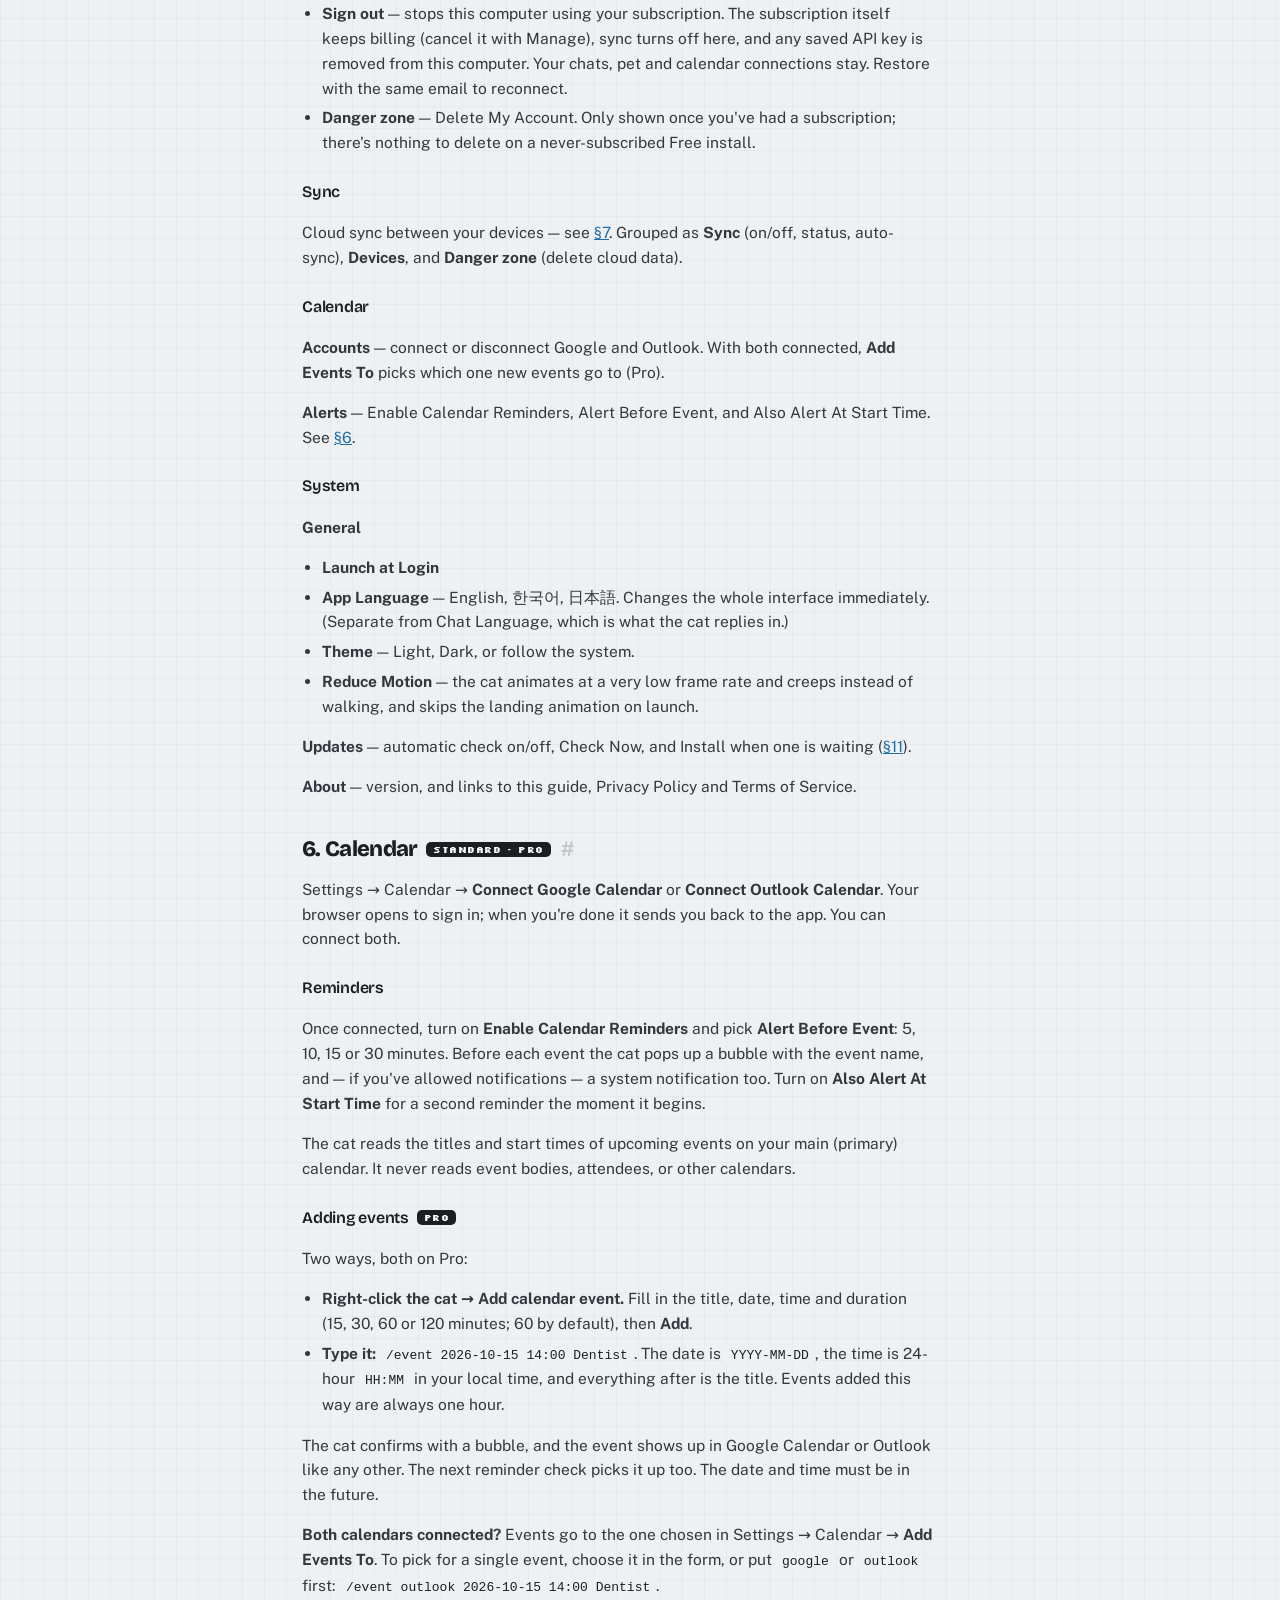
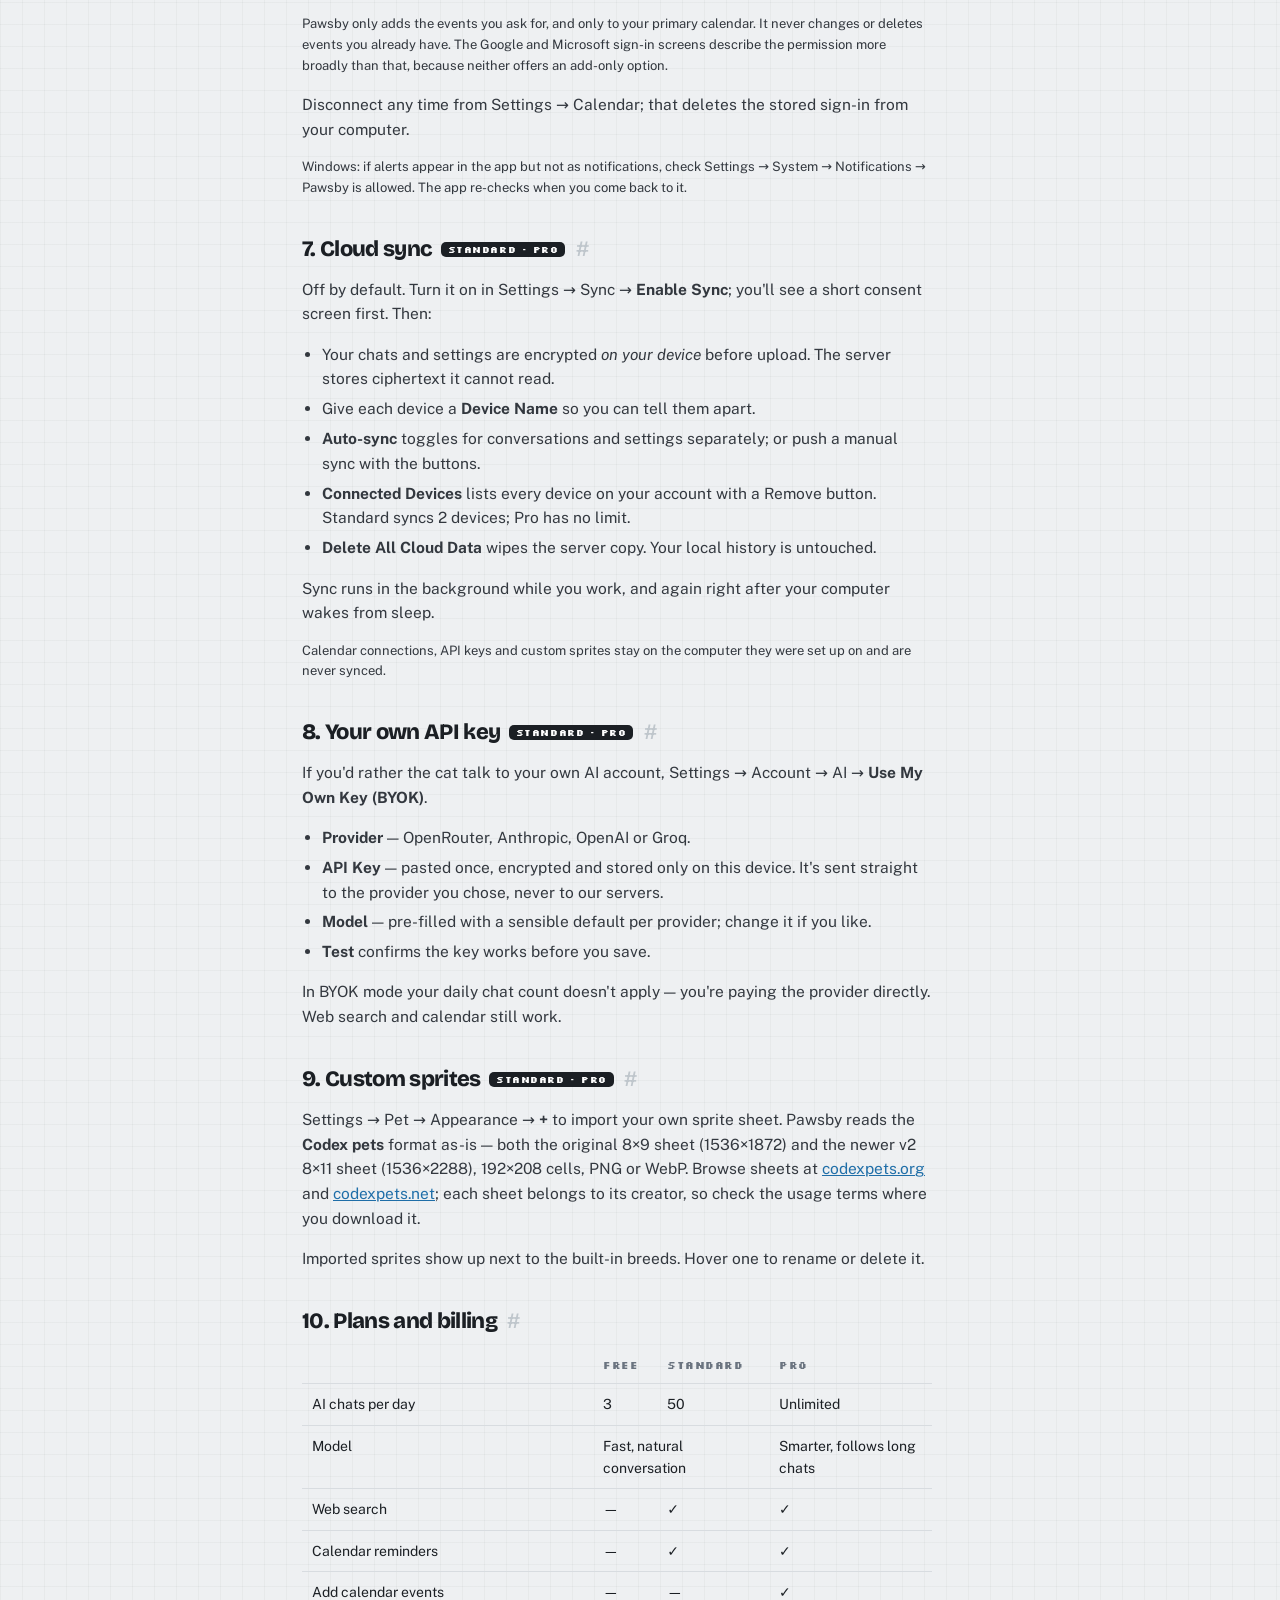
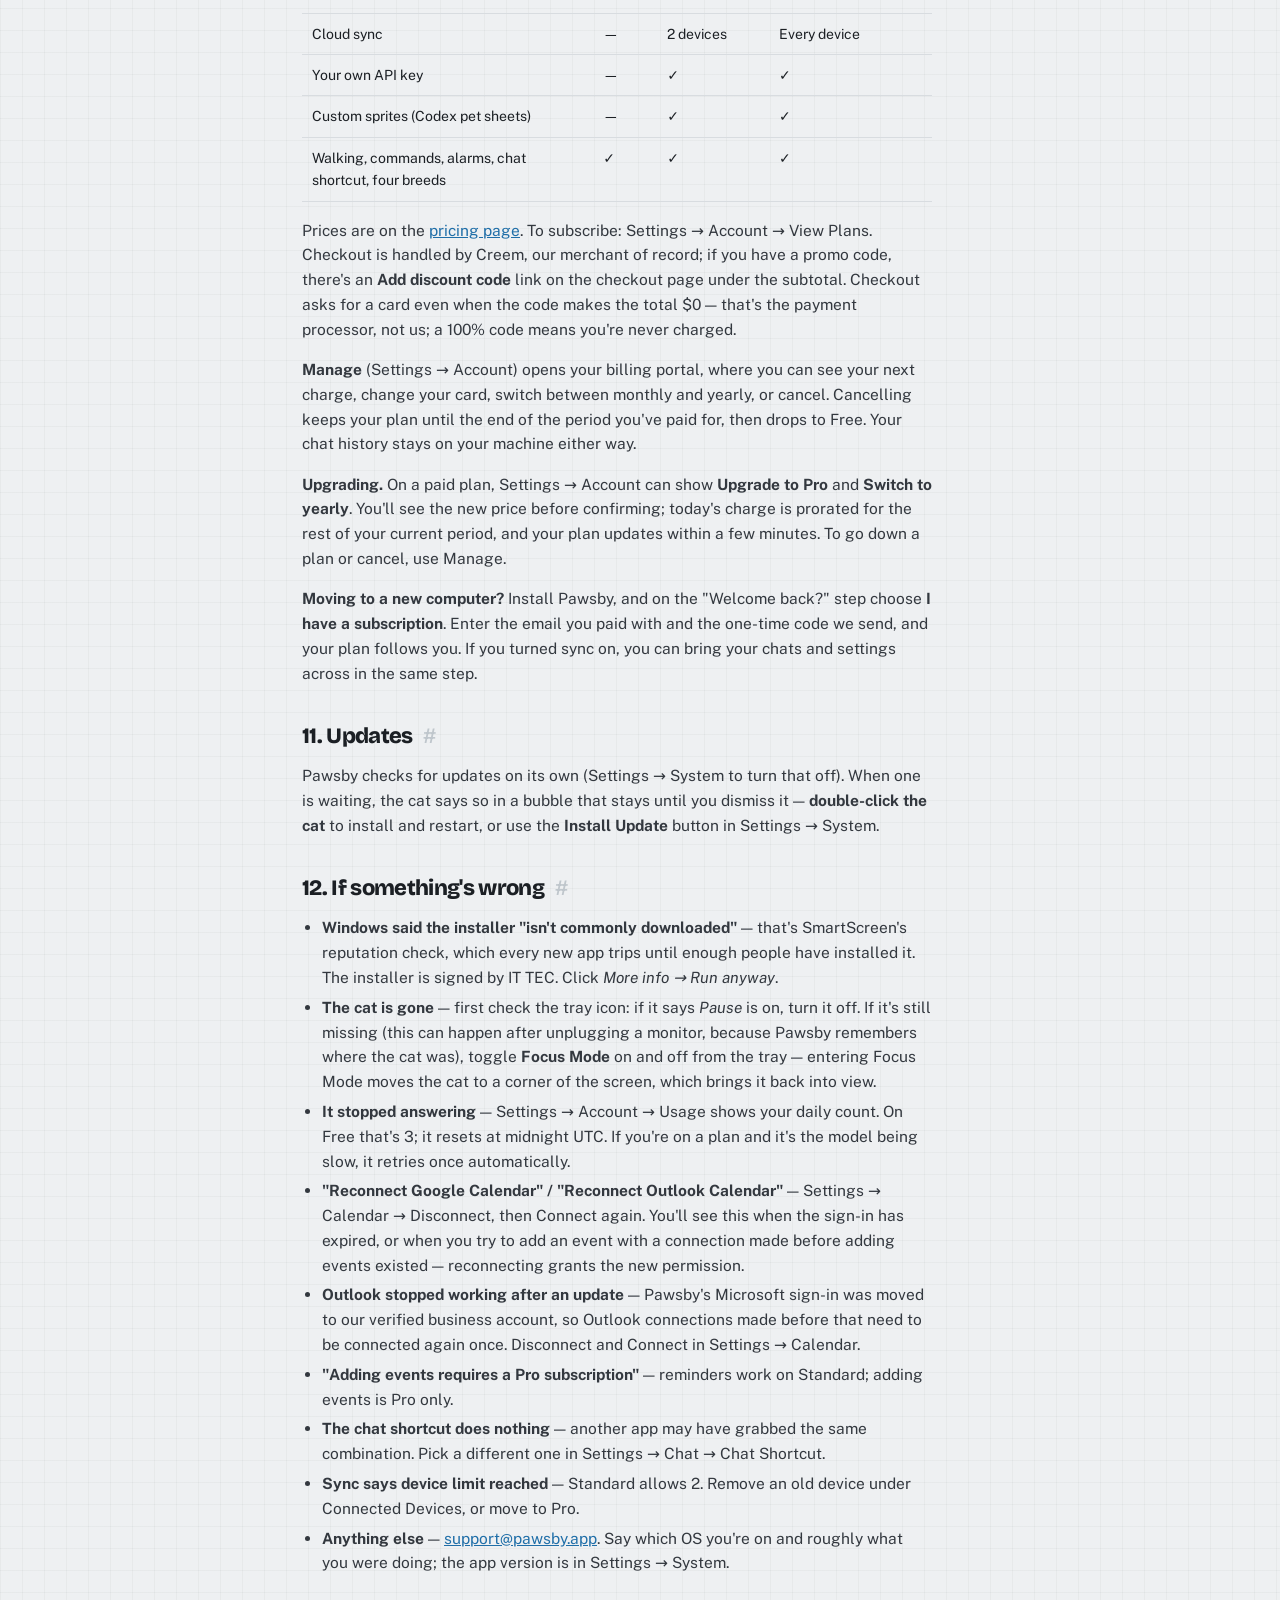
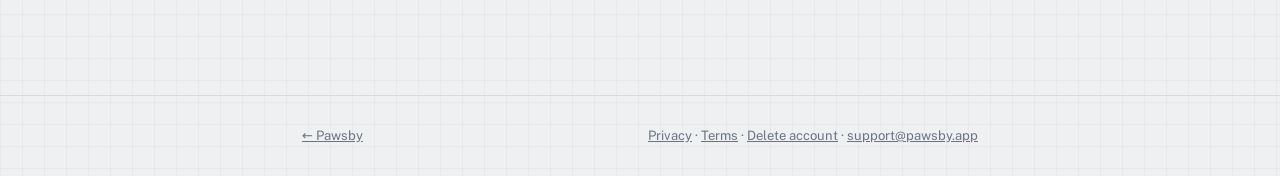
<file: help/index.html>
<!DOCTYPE html>
<html lang="en">
<head>
<meta charset="UTF-8">
<meta name="viewport" content="width=device-width, initial-scale=1.0, viewport-fit=cover">
<title>Help — Pawsby</title>
<meta name="description" content="How to use Pawsby: talking to the cat, the chat shortcut, slash commands, every Settings tab, calendar reminders and events, alarms, sync, your own API key, custom sprites and billing.">
<meta property="og:title" content="Pawsby Help">
<meta property="og:description" content="Everything the cat can do, and where every setting lives.">
<meta property="og:type" content="website">
<meta property="og:url" content="https://pawsby.app/help">
<meta property="og:image" content="https://pawsby.app/og.png">
<meta property="og:image:width" content="1200">
<meta property="og:image:height" content="630">
<meta name="twitter:card" content="summary_large_image">
<link rel="icon" type="image/png" sizes="32x32" href="/favicon-32.png">
<link rel="icon" type="image/png" sizes="192x192" href="/favicon.png">
<link rel="apple-touch-icon" href="/apple-touch-icon.png">
<link rel="preconnect" href="https://fonts.googleapis.com">
<link rel="preconnect" href="https://fonts.gstatic.com" crossorigin>
<link href="https://fonts.googleapis.com/css2?family=Bricolage+Grotesque:opsz,wght@12..96,400;12..96,600;12..96,800&family=Public+Sans:wght@400;500;600&family=Silkscreen&display=optional" rel="stylesheet">
<link rel="stylesheet" href="/css/pawsby.css">
<style>
  /* page-local: the stylesheet has no kbd/code rules and the manual leans on both */
  .prose kbd{
    display:inline-block;font-family:var(--pixel);font-size:10px;letter-spacing:.04em;
    padding:2px 7px 3px;border:1.5px solid var(--hair-strong);border-bottom-width:3px;
    border-radius:6px;background:var(--card);color:var(--ink);vertical-align:middle;
  }
  .prose code{
    font-family:ui-monospace,SFMono-Regular,Menlo,Consolas,monospace;font-size:13px;
    padding:1px 6px;border-radius:5px;background:#EEF1F4;color:var(--ink);
  }
  .prose td code{white-space:nowrap}
  .prose .plan{font-family:var(--pixel);font-size:9px;letter-spacing:.06em;text-transform:uppercase;
    padding:2px 7px;border-radius:5px;background:var(--ink);color:#fff;vertical-align:middle;margin-left:4px}
  .prose h2 .anchor{color:var(--hair-strong);text-decoration:none;margin-left:6px;font-weight:400}
  .prose h2:hover .anchor{color:var(--slate)}
  .toc ol{columns:2;column-gap:28px}
  @media (max-width:560px){.toc ol{columns:1}}
</style>
</head>
<body>

<div class="wrap-narrow">
  <nav class="nav">
    <a class="brand" href="/"><img src="/favicon.png" alt="" width="23" height="23"><b>Pawsby</b></a>
    <div class="nav-links"><a href="/#pricing">Pricing</a><a href="/#faq">FAQ</a><a href="mailto:support@pawsby.app">Support</a></div>
  </nav>
</div>

<main class="wrap-narrow section-tight">
  <span class="eyebrow">Help</span>
  <h1 style="font-size:clamp(30px,5vw,42px)">How Pawsby works</h1>
  <p class="lead">Everything the cat can do, and where every setting lives. Most of it works on the free plan — the parts that need a plan are marked.</p>

  <div class="toc">
    <span class="eyebrow">Contents</span>
    <ol>
      <li><a href="#basics">The cat</a></li>
      <li><a href="#chat">Talking to it</a></li>
      <li><a href="#commands">Slash commands</a></li>
      <li><a href="#menu">Right-click and tray</a></li>
      <li><a href="#settings">Settings</a></li>
      <li><a href="#calendar">Calendar</a></li>
      <li><a href="#sync">Cloud sync</a></li>
      <li><a href="#byok">Your own API key</a></li>
      <li><a href="#sprites">Custom sprites</a></li>
      <li><a href="#billing">Plans and billing</a></li>
      <li><a href="#updates">Updates</a></li>
      <li><a href="#trouble">If something's wrong</a></li>
    </ol>
  </div>

  <div class="prose">

    <h2 id="basics">1. The cat <a class="anchor" href="#basics">#</a></h2>
    <p>Once you finish setup, the cat lands on the bottom of your screen and starts wandering. It walks the floor of the screen and, by default, along the top edges of your open windows.</p>
    <table>
      <tr><th>Do this</th><th>What happens</th></tr>
      <tr><td><b>Click</b> once</td><td>You pet it. Mood goes up a little and it reacts.</td></tr>
      <tr><td><b>Double-click</b></td><td>Opens the chat box. This is how you talk to it.</td></tr>
      <tr><td>Press <kbd>Ctrl</kbd>+<kbd>Alt</kbd>+<kbd>Space</kbd><br><span class="muted">Mac: <kbd>⌥ Option</kbd>+<kbd>Space</kbd></span></td><td>Opens the chat box from anywhere, even while you're in another app. You can change or turn off the shortcut — see <a href="#shortcut">§2</a>.</td></tr>
      <tr><td><b>Drag</b></td><td>Picks the cat up. Let go over a window's top edge and it lands there; let go in mid-air and it falls to the floor.</td></tr>
      <tr><td><b>Right-click</b></td><td>Opens the action menu — see <a href="#menu">§4</a>.</td></tr>
      <tr><td>Leave it alone</td><td>It walks, sits, and occasionally says something on its own. Its mood drifts with how much you interact.</td></tr>
    </table>
    <p class="hint">The click / double-click split is deliberate: a single click is a pat, so you can nudge the cat without a chat box popping up every time.</p>
    <p>The cat's birthday is the day you installed Pawsby. Once a year on that date it'll tell you, with a bubble and a notification.</p>

    <h2 id="chat">2. Talking to it <a class="anchor" href="#chat">#</a></h2>
    <p>Double-click the cat (or use the chat shortcut below), type, press <kbd>Enter</kbd>. The reply appears in a speech bubble next to the cat and disappears after a few seconds (you set how long in <a href="#settings-chat">Settings → Chat</a>). Long replies split across pages — click the bubble's arrow for the next one.</p>
    <p>On paid plans it can also search the web, so "will it rain tonight" or "who won last night" gets a current answer rather than a guess. Set your location in Settings → Chat so weather questions don't need a city every time.</p>
    <p>The chat box comes in three styles (Settings → Chat → Chat Overlay Style):</p>
    <ul>
      <li><b>Bubble</b> — a compact input that closes as soon as you send. The default.</li>
      <li><b>Classic</b> — a small chat window with your message history and quick-reply buttons.</li>
      <li><b>Transparent</b> — frameless bubbles that stack upward and stay open.</li>
    </ul>
    <p>Each message is capped at 2,000 characters. The chat box closes when it loses focus.</p>

    <h3 id="shortcut">Chat shortcut</h3>
    <p>A keyboard shortcut opens the chat box from anywhere — no need to find the cat first. It works on every plan.</p>
    <ul>
      <li><b>Default</b> — <kbd>Ctrl</kbd>+<kbd>Alt</kbd>+<kbd>Space</kbd> on Windows, <kbd>⌥ Option</kbd>+<kbd>Space</kbd> on macOS.</li>
      <li><b>Change it</b> in Settings → Chat → <b>Chat Shortcut</b> → <b>Change</b>, then press the combination you want. It has to include <kbd>Ctrl</kbd>, <kbd>Alt</kbd>/<kbd>⌥</kbd>, or <kbd>⌘</kbd>/<kbd>Win</kbd>. Press <kbd>Esc</kbd> to cancel and keep the one you had.</li>
      <li><b>Reset</b> goes back to the default; <b>Off</b> disables it.</li>
    </ul>
    <p class="hint">If another app already uses the combination you pick, Pawsby says so and keeps your previous shortcut. The shortcut is set per computer and isn't synced.</p>

    <h2 id="commands">3. Slash commands <a class="anchor" href="#commands">#</a></h2>
    <p>Type any of these into the chat box and press <kbd>Enter</kbd>. They're handled locally, work on every plan, and don't use a chat from your daily count.</p>
    <table>
      <tr><th>Command</th><th>The cat…</th></tr>
      <tr><td><code>/play</code></td><td>plays for a moment, then goes back to what it was doing</td></tr>
      <tr><td><code>/sleep</code></td><td>curls up on a cushion and stays asleep until you pick it up or send another command</td></tr>
      <tr><td><code>/eat</code></td><td>eats</td></tr>
      <tr><td><code>/stretch</code></td><td>stretches</td></tr>
      <tr><td><code>/bored</code></td><td>looks bored for a couple of seconds</td></tr>
      <tr><td><code>/idle</code> or <code>/sit</code></td><td>stops and sits still</td></tr>
    </table>
    <p>Commands are case-insensitive. Anything else you type goes to the AI as normal.</p>

    <h3 id="alarm">Alarms</h3>
    <p>A quick timer, handled on your computer. Works on every plan and doesn't use a chat.</p>
    <table>
      <tr><th>Type</th><th>What happens</th></tr>
      <tr><td><code>/alarm 10m</code></td><td>Alarm in 10 minutes. A plain number means minutes, so <code>/alarm 90</code> is 90 minutes.</td></tr>
      <tr><td><code>/alarm 1h30m tea</code></td><td>Units chain together, and anything after the time becomes the label the cat shows when it goes off.</td></tr>
      <tr><td><code>/alarm cancel</code></td><td>Cancels every pending alarm. <code>off</code> and <code>stop</code> work too.</td></tr>
    </table>
    <p>Units: <code>s</code>, <code>m</code>, <code>h</code> (or <code>sec</code>/<code>min</code>/<code>hr</code>), and <code>초 분 시간</code> / <code>秒 分 時間</code>. Anywhere from 5 seconds to 24 hours. <code>/timer</code> is the same command. When it goes off, the cat shows a bubble that stays until you dismiss it, plus a system notification if you've allowed them.</p>
    <p class="hint">Alarms live in memory — quitting or restarting Pawsby clears them.</p>

    <h3 id="event-command">Adding a calendar event <span class="plan">Pro</span></h3>
    <p><code>/event 2026-10-15 14:00 Dentist</code> adds a one-hour event to your connected calendar. Details in <a href="#calendar-add">§6</a>.</p>

    <h2 id="menu">4. Right-click and tray <a class="anchor" href="#menu">#</a></h2>
    <p><b>Right-click the cat</b> for the same actions as the slash commands — Relax, Play, Sleep, Eat, Stretch, Bored — plus <b>Sit Still / Walk</b>, which toggles whether it wanders at all.</p>
    <p>When a calendar is connected, the menu also starts with <b>Add calendar event</b>, which opens a small form (<a href="#calendar-add">§6</a>).</p>
    <p><b>The tray icon</b> (Windows: bottom-right near the clock; macOS: top-right menu bar) has:</p>
    <ul>
      <li><b>Settings</b> — opens the settings window</li>
      <li><b>Focus Mode</b> — sends the cat to a corner to sleep so it stays out of your way</li>
      <li><b>Pause</b> — freezes it in place</li>
      <li><b>Quit</b></li>
    </ul>

    <h2 id="settings">5. Settings <a class="anchor" href="#settings">#</a></h2>
    <p>Open from the tray icon. Six tabs. In Pet, Chat, Calendar and System, changes apply when you press <b>Save</b>; the Account and Sync tabs apply immediately.</p>

    <h3 id="settings-pet">Pet</h3>
    <p><b>My Pet</b></p>
    <ul>
      <li><b>Name</b> — what it's called. The AI uses this as its own name.</li>
      <li><b>Appearance</b> — Russian Blue, Abyssinian, British Shorthair, Persian, plus any custom sprites you've imported (<a href="#sprites">§9</a>).</li>
      <li><b>Personality</b> — Calm, Playful, Logical or Gentle. Sets the tone of every reply.</li>
      <li><b>Advanced</b> — a free-text box added on top of the personality. "Always answer in one line", "you're a pirate", that sort of thing.</li>
    </ul>
    <p><b>Behavior</b></p>
    <ul>
      <li><b>Move Speed</b> — Off / Slow / Normal / Fast. Off means it stays put.</li>
      <li><b>Pet Size</b> — 0.5× to 2.0×. Drag the slider and the cat resizes live.</li>
      <li><b>Focus Mode</b> — the same as the tray toggle, plus an optional <b>schedule</b> so it turns on by itself between two times each day.</li>
      <li><b>Pet Can Walk On</b> — Floor and Windows, or Floor Only if you'd rather it never climbs on your windows.</li>
    </ul>

    <h3 id="settings-chat">Chat</h3>
    <p><b>About you</b></p>
    <ul>
      <li><b>Your Name</b> — how the cat addresses you.</li>
      <li><b>Your Location</b> — used for weather and local questions.</li>
      <li><b>Chat Language</b> — Auto (matches whatever you type), or force English, 한국어, 日本語, 中文, Español, Français.</li>
    </ul>
    <p><b>Look</b></p>
    <ul>
      <li><b>Chat Overlay Style</b> — Bubble / Classic / Transparent (<a href="#chat">§2</a>).</li>
      <li><b>Chat Shortcut</b> — the key combination that opens chat from anywhere (<a href="#shortcut">§2</a>).</li>
      <li><b>Bubble Duration</b> — how long a reply stays on screen, 3–30 seconds.</li>
      <li><b>Font Size</b> — 10px to 20px for bubbles and the chat box.</li>
      <li><b>High Contrast</b> — black-and-white bubbles and chat box.</li>
    </ul>
    <p><b>Quick replies</b> — three one-tap messages shown in Classic style.</p>
    <p><b>History</b> — view, export as JSON or Markdown, or delete your whole chat log. Delete is permanent.</p>

    <h3 id="settings-account">Account</h3>
    <ul>
      <li><b>Plan</b> — your tier, a <b>View Plans</b> button on Free, and a <b>Manage</b> button on a paid plan that opens your billing portal (<a href="#billing">§10</a>). On a paid plan you may also see <b>Upgrade to Pro</b> or <b>Switch to yearly</b>. Also where you restore a subscription on a new computer.</li>
      <li><b>AI</b> — use the app's built-in AI, or your own API key (<a href="#byok">§8</a>). Both need a paid plan.</li>
      <li><b>Usage</b> — how many chats you've used today, and when the count resets. If you have bonus chats, they show as <em>(+N bonus)</em>; they never expire and are only used once the daily limit runs out.</li>
      <li><b>Sign out</b> — stops this computer using your subscription. The subscription itself keeps billing (cancel it with Manage), sync turns off here, and any saved API key is removed from this computer. Your chats, pet and calendar connections stay. Restore with the same email to reconnect.</li>
      <li><b>Danger zone</b> — Delete My Account. Only shown once you've had a subscription; there's nothing to delete on a never-subscribed Free install.</li>
    </ul>

    <h3 id="settings-sync">Sync</h3>
    <p>Cloud sync between your devices — see <a href="#sync">§7</a>. Grouped as <b>Sync</b> (on/off, status, auto-sync), <b>Devices</b>, and <b>Danger zone</b> (delete cloud data).</p>

    <h3 id="settings-calendar">Calendar</h3>
    <p><b>Accounts</b> — connect or disconnect Google and Outlook. With both connected, <b>Add Events To</b> picks which one new events go to (Pro).</p>
    <p><b>Alerts</b> — Enable Calendar Reminders, Alert Before Event, and Also Alert At Start Time. See <a href="#calendar">§6</a>.</p>

    <h3 id="settings-system">System</h3>
    <p><b>General</b></p>
    <ul>
      <li><b>Launch at Login</b></li>
      <li><b>App Language</b> — English, 한국어, 日本語. Changes the whole interface immediately. (Separate from Chat Language, which is what the cat replies in.)</li>
      <li><b>Theme</b> — Light, Dark, or follow the system.</li>
      <li><b>Reduce Motion</b> — the cat animates at a very low frame rate and creeps instead of walking, and skips the landing animation on launch.</li>
    </ul>
    <p><b>Updates</b> — automatic check on/off, Check Now, and Install when one is waiting (<a href="#updates">§11</a>).</p>
    <p><b>About</b> — version, and links to this guide, Privacy Policy and Terms of Service.</p>

    <h2 id="calendar">6. Calendar <span class="plan">Standard · Pro</span> <a class="anchor" href="#calendar">#</a></h2>
    <p>Settings → Calendar → <b>Connect Google Calendar</b> or <b>Connect Outlook Calendar</b>. Your browser opens to sign in; when you're done it sends you back to the app. You can connect both.</p>

    <h3 id="calendar-reminders">Reminders</h3>
    <p>Once connected, turn on <b>Enable Calendar Reminders</b> and pick <b>Alert Before Event</b>: 5, 10, 15 or 30 minutes. Before each event the cat pops up a bubble with the event name, and — if you've allowed notifications — a system notification too. Turn on <b>Also Alert At Start Time</b> for a second reminder the moment it begins.</p>
    <p>The cat reads the titles and start times of upcoming events on your main (primary) calendar. It never reads event bodies, attendees, or other calendars.</p>

    <h3 id="calendar-add">Adding events <span class="plan">Pro</span></h3>
    <p>Two ways, both on Pro:</p>
    <ul>
      <li><b>Right-click the cat → Add calendar event.</b> Fill in the title, date, time and duration (15, 30, 60 or 120 minutes; 60 by default), then <b>Add</b>.</li>
      <li><b>Type it:</b> <code>/event 2026-10-15 14:00 Dentist</code>. The date is <code>YYYY-MM-DD</code>, the time is 24-hour <code>HH:MM</code> in your local time, and everything after is the title. Events added this way are always one hour.</li>
    </ul>
    <p>The cat confirms with a bubble, and the event shows up in Google Calendar or Outlook like any other. The next reminder check picks it up too. The date and time must be in the future.</p>
    <p><b>Both calendars connected?</b> Events go to the one chosen in Settings → Calendar → <b>Add Events To</b>. To pick for a single event, choose it in the form, or put <code>google</code> or <code>outlook</code> first: <code>/event outlook 2026-10-15 14:00 Dentist</code>.</p>
    <p class="hint">Pawsby only adds the events you ask for, and only to your primary calendar. It never changes or deletes events you already have. The Google and Microsoft sign-in screens describe the permission more broadly than that, because neither offers an add-only option.</p>

    <p>Disconnect any time from Settings → Calendar; that deletes the stored sign-in from your computer.</p>
    <p class="hint">Windows: if alerts appear in the app but not as notifications, check Settings → System → Notifications → Pawsby is allowed. The app re-checks when you come back to it.</p>

    <h2 id="sync">7. Cloud sync <span class="plan">Standard · Pro</span> <a class="anchor" href="#sync">#</a></h2>
    <p>Off by default. Turn it on in Settings → Sync → <b>Enable Sync</b>; you'll see a short consent screen first. Then:</p>
    <ul>
      <li>Your chats and settings are encrypted <em>on your device</em> before upload. The server stores ciphertext it cannot read.</li>
      <li>Give each device a <b>Device Name</b> so you can tell them apart.</li>
      <li><b>Auto-sync</b> toggles for conversations and settings separately; or push a manual sync with the buttons.</li>
      <li><b>Connected Devices</b> lists every device on your account with a Remove button. Standard syncs 2 devices; Pro has no limit.</li>
      <li><b>Delete All Cloud Data</b> wipes the server copy. Your local history is untouched.</li>
    </ul>
    <p>Sync runs in the background while you work, and again right after your computer wakes from sleep.</p>
    <p class="hint">Calendar connections, API keys and custom sprites stay on the computer they were set up on and are never synced.</p>

    <h2 id="byok">8. Your own API key <span class="plan">Standard · Pro</span> <a class="anchor" href="#byok">#</a></h2>
    <p>If you'd rather the cat talk to your own AI account, Settings → Account → AI → <b>Use My Own Key (BYOK)</b>.</p>
    <ul>
      <li><b>Provider</b> — OpenRouter, Anthropic, OpenAI or Groq.</li>
      <li><b>API Key</b> — pasted once, encrypted and stored only on this device. It's sent straight to the provider you chose, never to our servers.</li>
      <li><b>Model</b> — pre-filled with a sensible default per provider; change it if you like.</li>
      <li><b>Test</b> confirms the key works before you save.</li>
    </ul>
    <p>In BYOK mode your daily chat count doesn't apply — you're paying the provider directly. Web search and calendar still work.</p>

    <h2 id="sprites">9. Custom sprites <span class="plan">Standard · Pro</span> <a class="anchor" href="#sprites">#</a></h2>
    <p>Settings → Pet → Appearance → <b>+</b> to import your own sprite sheet. Pawsby reads the <b>Codex pets</b> format as-is — both the original 8×9 sheet (1536×1872) and the newer v2 8×11 sheet (1536×2288), 192×208 cells, PNG or WebP. Browse sheets at <a href="https://codexpets.org">codexpets.org</a> and <a href="https://codexpets.net">codexpets.net</a>; each sheet belongs to its creator, so check the usage terms where you download it.</p>
    <p>Imported sprites show up next to the built-in breeds. Hover one to rename or delete it.</p>

    <h2 id="billing">10. Plans and billing <a class="anchor" href="#billing">#</a></h2>
    <table>
      <tr><th></th><th>Free</th><th>Standard</th><th>Pro</th></tr>
      <tr><td>AI chats per day</td><td>3</td><td>50</td><td>Unlimited</td></tr>
      <tr><td>Model</td><td colspan="2">Fast, natural conversation</td><td>Smarter, follows long chats</td></tr>
      <tr><td>Web search</td><td>—</td><td>✓</td><td>✓</td></tr>
      <tr><td>Calendar reminders</td><td>—</td><td>✓</td><td>✓</td></tr>
      <tr><td>Add calendar events</td><td>—</td><td>—</td><td>✓</td></tr>
      <tr><td>Cloud sync</td><td>—</td><td>2 devices</td><td>Every device</td></tr>
      <tr><td>Your own API key</td><td>—</td><td>✓</td><td>✓</td></tr>
      <tr><td>Custom sprites (Codex pet sheets)</td><td>—</td><td>✓</td><td>✓</td></tr>
      <tr><td>Walking, commands, alarms, chat shortcut, four breeds</td><td>✓</td><td>✓</td><td>✓</td></tr>
    </table>
    <p>Prices are on the <a href="/#pricing">pricing page</a>. To subscribe: Settings → Account → View Plans. Checkout is handled by Creem, our merchant of record; if you have a promo code, there's an <b>Add discount code</b> link on the checkout page under the subtotal. Checkout asks for a card even when the code makes the total $0 — that's the payment processor, not us; a 100% code means you're never charged.</p>
    <p><b>Manage</b> (Settings → Account) opens your billing portal, where you can see your next charge, change your card, switch between monthly and yearly, or cancel. Cancelling keeps your plan until the end of the period you've paid for, then drops to Free. Your chat history stays on your machine either way.</p>
    <p><b>Upgrading.</b> On a paid plan, Settings → Account can show <b>Upgrade to Pro</b> and <b>Switch to yearly</b>. You'll see the new price before confirming; today's charge is prorated for the rest of your current period, and your plan updates within a few minutes. To go down a plan or cancel, use Manage.</p>
    <p><b>Moving to a new computer?</b> Install Pawsby, and on the "Welcome back?" step choose <b>I have a subscription</b>. Enter the email you paid with and the one-time code we send, and your plan follows you. If you turned sync on, you can bring your chats and settings across in the same step.</p>

    <h2 id="updates">11. Updates <a class="anchor" href="#updates">#</a></h2>
    <p>Pawsby checks for updates on its own (Settings → System to turn that off). When one is waiting, the cat says so in a bubble that stays until you dismiss it — <b>double-click the cat</b> to install and restart, or use the <b>Install Update</b> button in Settings → System.</p>

    <h2 id="trouble">12. If something's wrong <a class="anchor" href="#trouble">#</a></h2>
    <ul>
      <li><b>Windows said the installer "isn't commonly downloaded"</b> — that's SmartScreen's reputation check, which every new app trips until enough people have installed it. The installer is signed by IT TEC. Click <em>More info → Run anyway</em>.</li>
      <li><b>The cat is gone</b> — first check the tray icon: if it says <em>Pause</em> is on, turn it off. If it's still missing (this can happen after unplugging a monitor, because Pawsby remembers where the cat was), toggle <b>Focus Mode</b> on and off from the tray — entering Focus Mode moves the cat to a corner of the screen, which brings it back into view.</li>
      <li><b>It stopped answering</b> — Settings → Account → Usage shows your daily count. On Free that's 3; it resets at midnight UTC. If you're on a plan and it's the model being slow, it retries once automatically.</li>
      <li><b>"Reconnect Google Calendar" / "Reconnect Outlook Calendar"</b> — Settings → Calendar → Disconnect, then Connect again. You'll see this when the sign-in has expired, or when you try to add an event with a connection made before adding events existed — reconnecting grants the new permission.</li>
      <li><b>Outlook stopped working after an update</b> — Pawsby's Microsoft sign-in was moved to our verified business account, so Outlook connections made before that need to be connected again once. Disconnect and Connect in Settings → Calendar.</li>
      <li><b>"Adding events requires a Pro subscription"</b> — reminders work on Standard; adding events is Pro only.</li>
      <li><b>The chat shortcut does nothing</b> — another app may have grabbed the same combination. Pick a different one in Settings → Chat → Chat Shortcut.</li>
      <li><b>Sync says device limit reached</b> — Standard allows 2. Remove an old device under Connected Devices, or move to Pro.</li>
      <li><b>Anything else</b> — <a href="mailto:support@pawsby.app">support@pawsby.app</a>. Say which OS you're on and roughly what you were doing; the app version is in Settings → System.</li>
    </ul>

  </div>
</main>

<footer class="foot">
  <div class="wrap-narrow foot-row">
    <span><a href="/">← Pawsby</a></span>
    <span><a href="/privacy">Privacy</a> · <a href="/terms">Terms</a> · <a href="/delete-account">Delete account</a> · <a href="mailto:support@pawsby.app">support@pawsby.app</a></span>
  </div>
</footer>

</body>
</html>
</file>
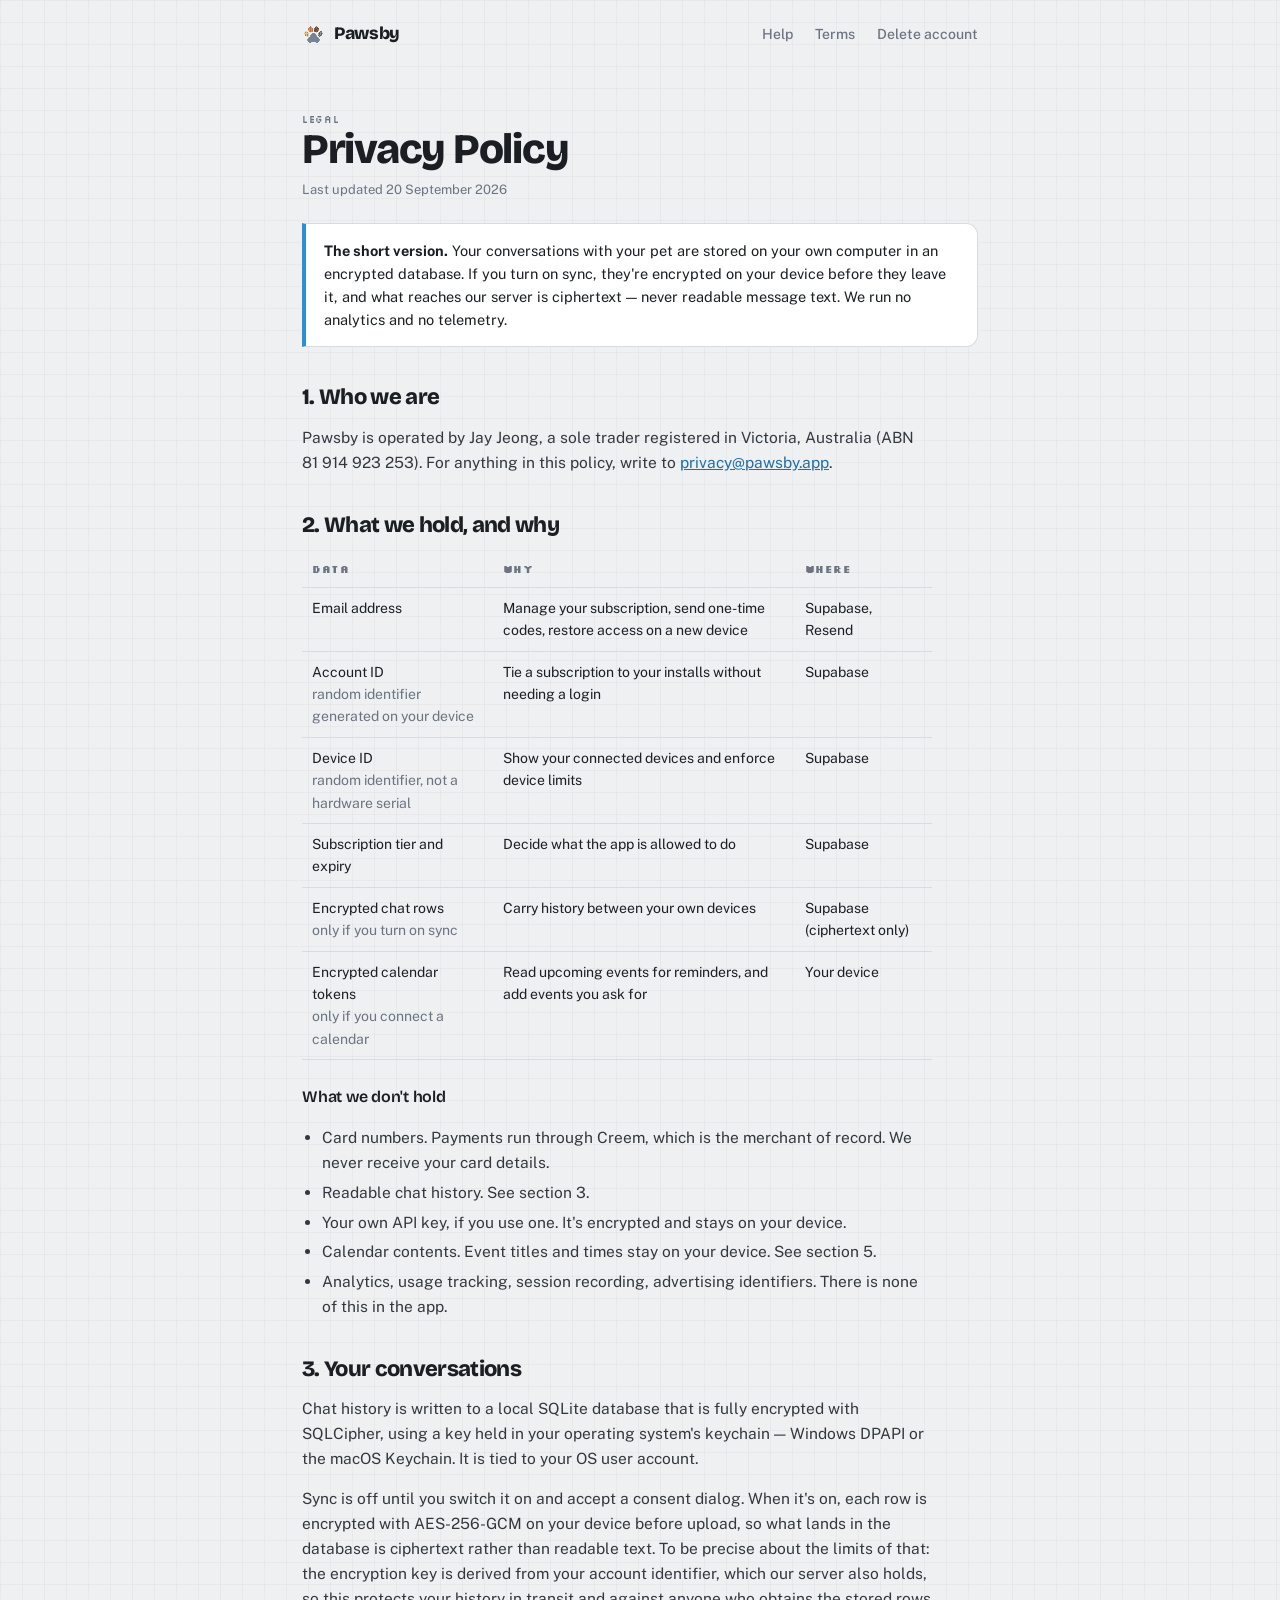
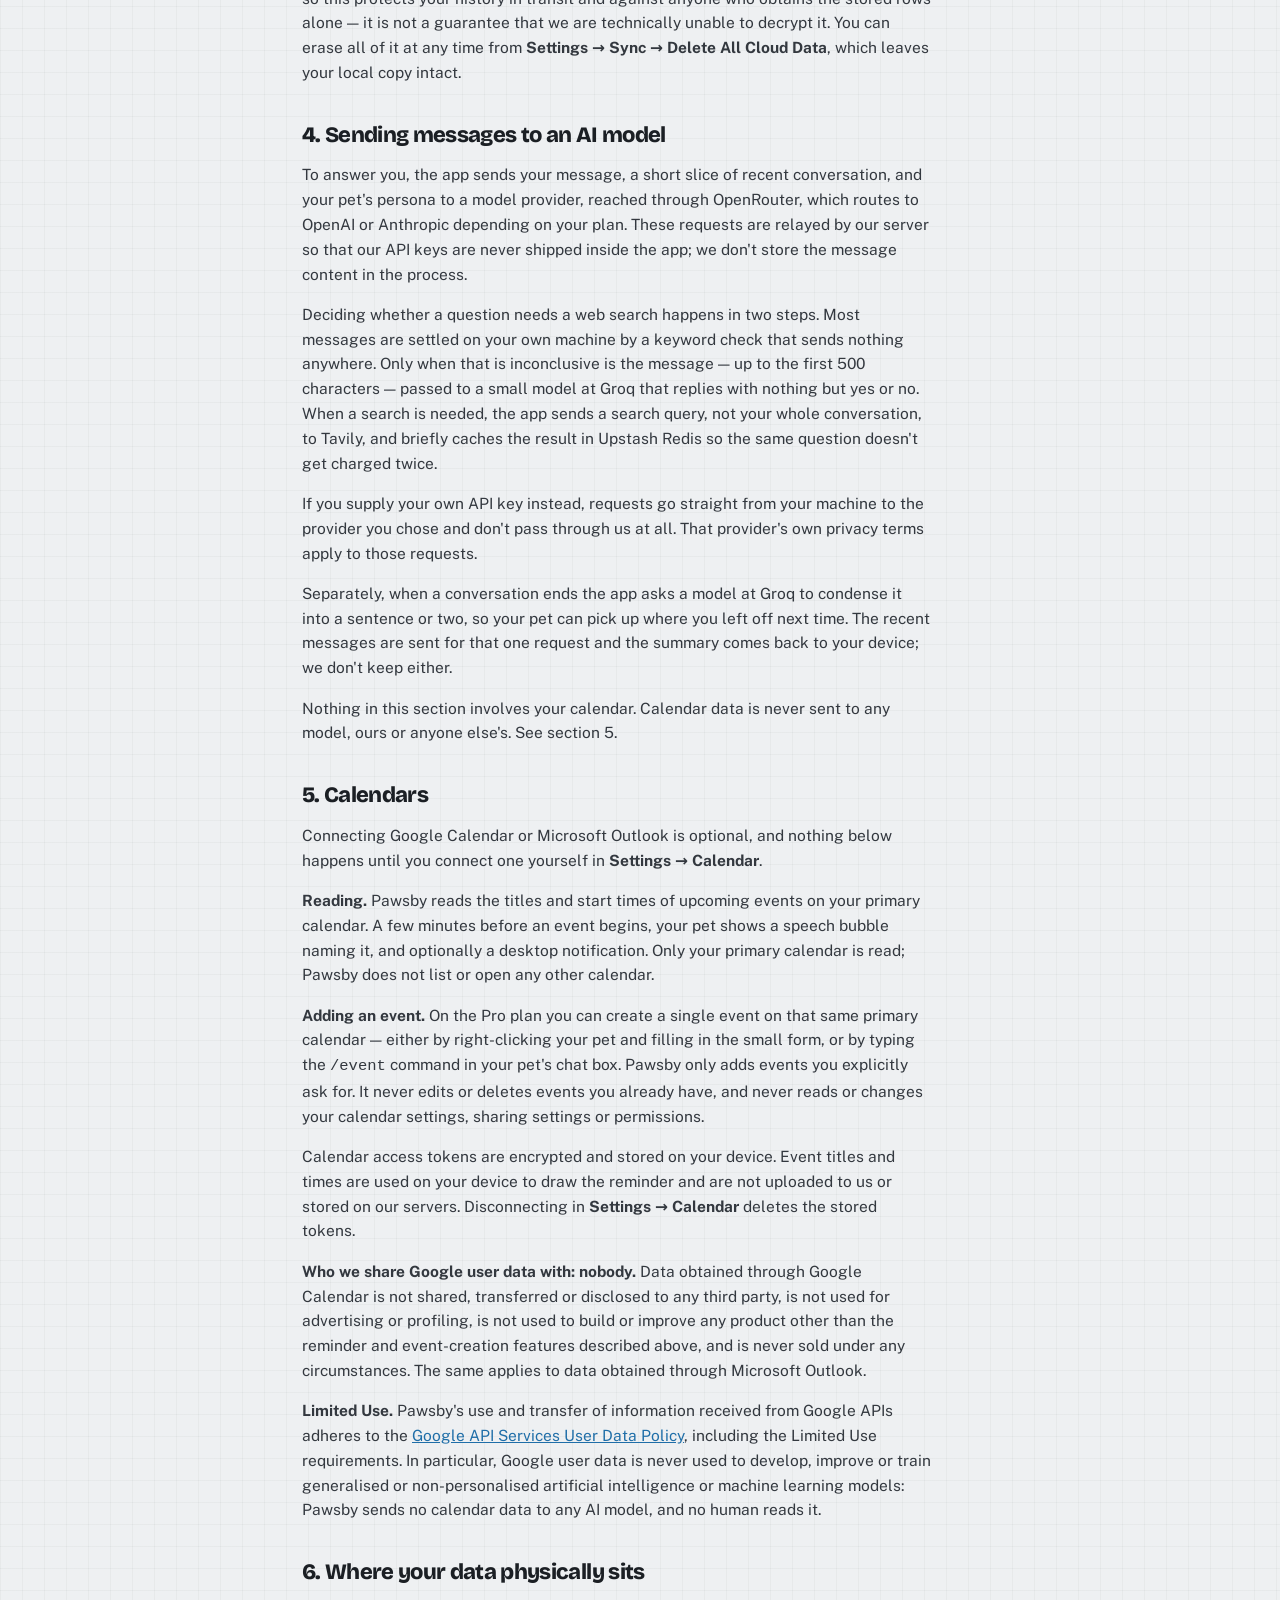
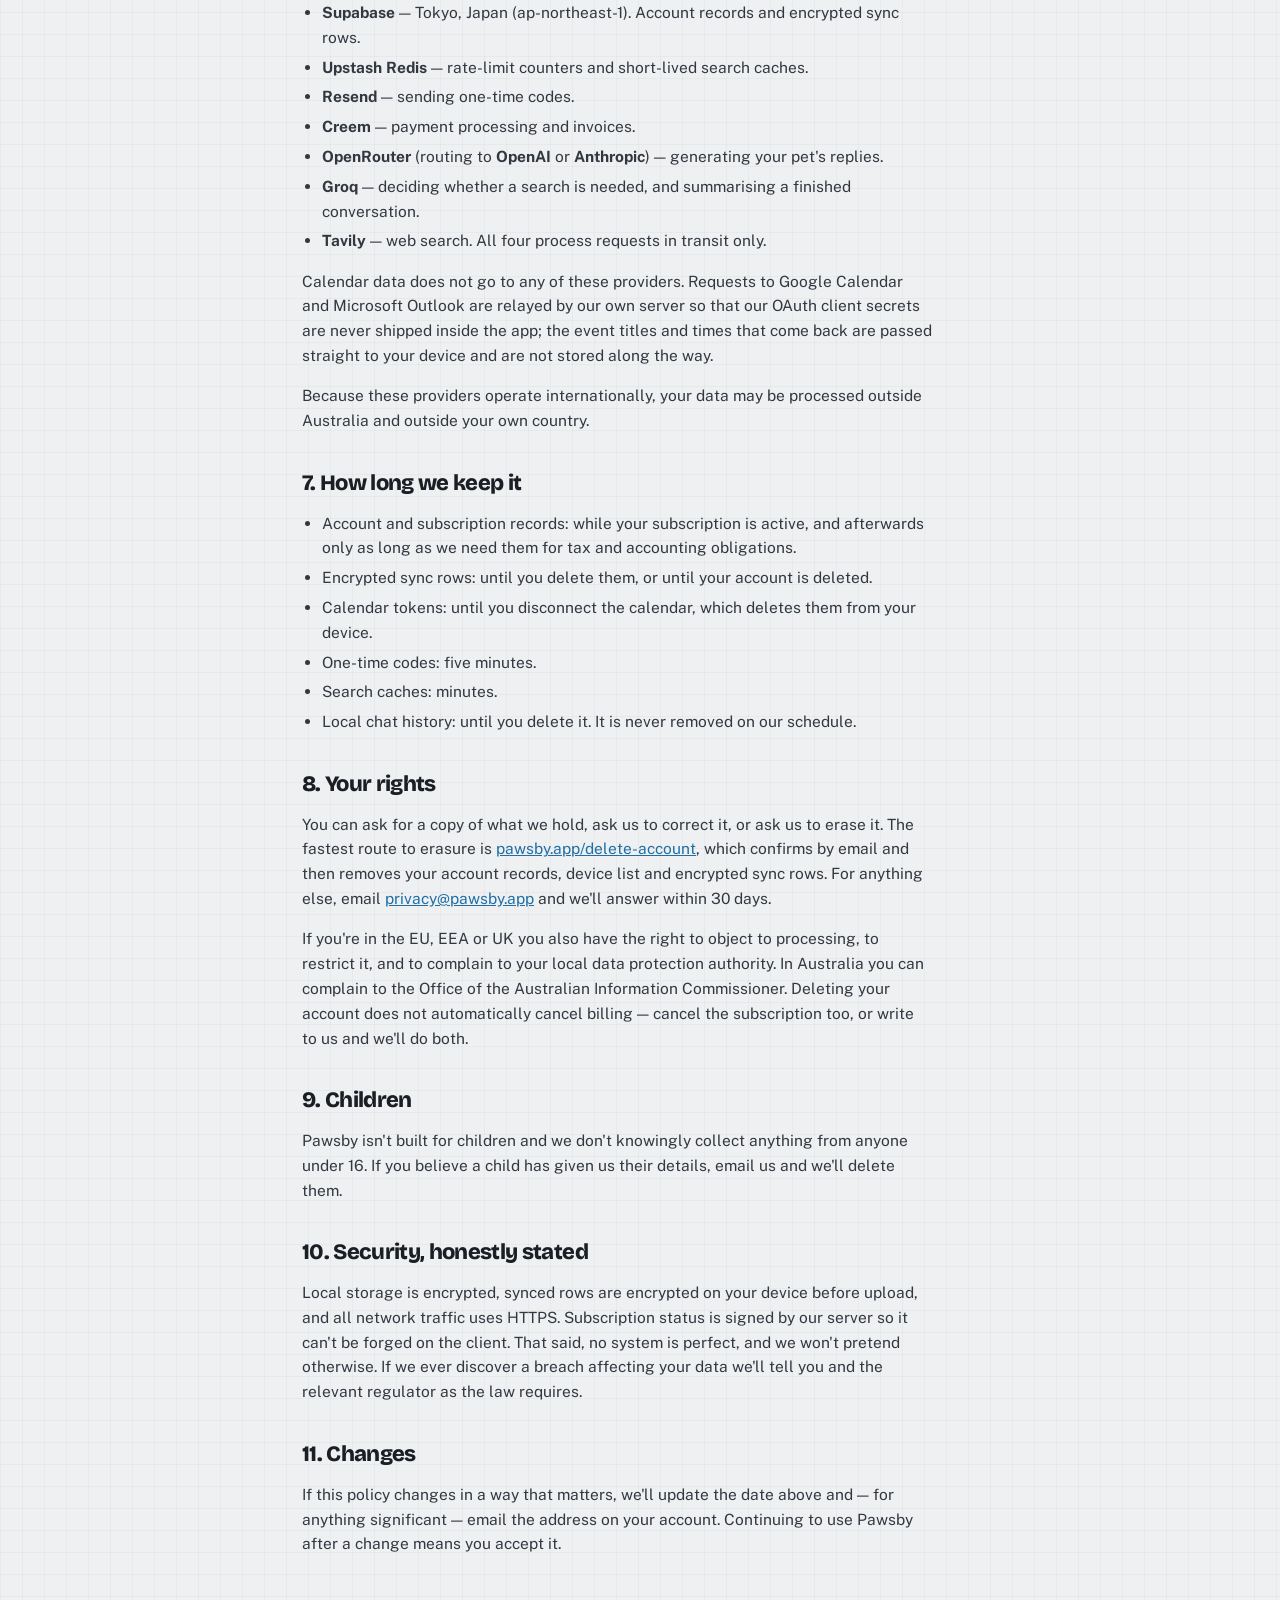
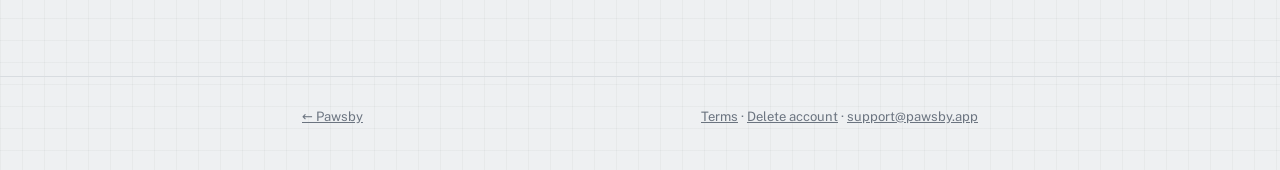
<file: privacy/index.html>
<!DOCTYPE html>
<html lang="en">
<head>
<meta charset="UTF-8">
<meta name="viewport" content="width=device-width, initial-scale=1.0, viewport-fit=cover">
<title>Privacy Policy — Pawsby</title>
<meta name="description" content="What Pawsby stores, what it never sees, and how to get your data deleted.">
<link rel="icon" type="image/png" sizes="32x32" href="/favicon-32.png">
<link rel="icon" type="image/png" sizes="192x192" href="/favicon.png">
<link rel="apple-touch-icon" href="/apple-touch-icon.png">
<link rel="preconnect" href="https://fonts.googleapis.com">
<link rel="preconnect" href="https://fonts.gstatic.com" crossorigin>
<link href="https://fonts.googleapis.com/css2?family=Bricolage+Grotesque:opsz,wght@12..96,400;12..96,600;12..96,800&family=Public+Sans:wght@400;500;600&family=Silkscreen&display=swap" rel="stylesheet">
<link rel="stylesheet" href="/css/pawsby.css">
</head>
<body>

<div class="wrap-narrow">
  <nav class="nav">
    <a class="brand" href="/"><img src="/favicon.png" alt=""><b>Pawsby</b></a>
    <div class="nav-links"><a href="/help">Help</a><a href="/terms">Terms</a><a href="/delete-account">Delete account</a></div>
  </nav>
</div>

<main class="wrap-narrow section-tight">
  <span class="eyebrow">Legal</span>
  <h1 style="font-size:clamp(30px,5vw,42px)">Privacy Policy</h1>
  <p class="hint">Last updated 20 September 2026</p>

  <div class="callout">
    <b>The short version.</b> Your conversations with your pet are stored on your own
    computer in an encrypted database. If you turn on sync, they're encrypted on your
    device before they leave it, and what reaches our server is ciphertext — never
    readable message text. We run no analytics and no telemetry.
  </div>

  <div class="prose">

    <h2>1. Who we are</h2>
    <p>
      Pawsby is operated by Jay Jeong, a sole trader registered in Victoria, Australia
      (ABN 81 914 923 253). For anything in this policy, write to
      <a href="mailto:privacy@pawsby.app">privacy@pawsby.app</a>.
    </p>

    <h2>2. What we hold, and why</h2>
    <table>
      <tr><th>Data</th><th>Why</th><th>Where</th></tr>
      <tr>
        <td>Email address</td>
        <td>Manage your subscription, send one-time codes, restore access on a new device</td>
        <td>Supabase, Resend</td>
      </tr>
      <tr>
        <td>Account ID<br><span class="muted">random identifier generated on your device</span></td>
        <td>Tie a subscription to your installs without needing a login</td>
        <td>Supabase</td>
      </tr>
      <tr>
        <td>Device ID<br><span class="muted">random identifier, not a hardware serial</span></td>
        <td>Show your connected devices and enforce device limits</td>
        <td>Supabase</td>
      </tr>
      <tr>
        <td>Subscription tier and expiry</td>
        <td>Decide what the app is allowed to do</td>
        <td>Supabase</td>
      </tr>
      <tr>
        <td>Encrypted chat rows<br><span class="muted">only if you turn on sync</span></td>
        <td>Carry history between your own devices</td>
        <td>Supabase (ciphertext only)</td>
      </tr>
      <tr>
        <td>Encrypted calendar tokens<br><span class="muted">only if you connect a calendar</span></td>
        <td>Read upcoming events for reminders, and add events you ask for</td>
        <td>Your device</td>
      </tr>
    </table>

    <h3>What we don't hold</h3>
    <ul>
      <li>Card numbers. Payments run through Creem, which is the merchant of record. We never receive your card details.</li>
      <li>Readable chat history. See section 3.</li>
      <li>Your own API key, if you use one. It's encrypted and stays on your device.</li>
      <li>Calendar contents. Event titles and times stay on your device. See section 5.</li>
      <li>Analytics, usage tracking, session recording, advertising identifiers. There is none of this in the app.</li>
    </ul>

    <h2>3. Your conversations</h2>
    <p>
      Chat history is written to a local SQLite database that is fully encrypted with
      SQLCipher, using a key held in your operating system's keychain — Windows DPAPI or
      the macOS Keychain. It is tied to your OS user account.
    </p>
    <p>
      Sync is off until you switch it on and accept a consent dialog. When it's on, each
      row is encrypted with AES-256-GCM on your device before upload, so what lands in the
      database is ciphertext rather than readable text. To be precise about the limits of
      that: the encryption key is derived from your account identifier, which our server
      also holds, so this protects your history in transit and against anyone who obtains
      the stored rows alone — it is not a guarantee that we are technically unable to
      decrypt it. You can erase all of it at any time from
      <b>Settings → Sync → Delete All Cloud Data</b>, which leaves your local copy intact.
    </p>

    <h2>4. Sending messages to an AI model</h2>
    <p>
      To answer you, the app sends your message, a short slice of recent conversation, and
      your pet's persona to a model provider, reached through OpenRouter, which routes to
      OpenAI or Anthropic depending on your plan. These requests are relayed by our server
      so that our API keys are never shipped inside the app; we don't store the message
      content in the process.
    </p>
    <p>
      Deciding whether a question needs a web search happens in two steps. Most messages are
      settled on your own machine by a keyword check that sends nothing anywhere. Only when
      that is inconclusive is the message — up to the first 500 characters — passed to a small
      model at Groq that replies with nothing but yes or no. When a search is needed, the app
      sends a search query, not your whole conversation, to Tavily, and briefly caches the
      result in Upstash Redis so the same question doesn't get charged twice.
    </p>
    <p>
      If you supply your own API key instead, requests go straight from your machine to the
      provider you chose and don't pass through us at all. That provider's own privacy terms
      apply to those requests.
    </p>
    <p>
      Separately, when a conversation ends the app asks a model at Groq to condense it into a
      sentence or two, so your pet can pick up where you left off next time. The recent
      messages are sent for that one request and the summary comes back to your device; we
      don't keep either.
    </p>
    <p>
      Nothing in this section involves your calendar. Calendar data is never sent to any
      model, ours or anyone else's. See section 5.
    </p>

    <h2>5. Calendars</h2>
    <p>
      Connecting Google Calendar or Microsoft Outlook is optional, and nothing below happens
      until you connect one yourself in <b>Settings → Calendar</b>.
    </p>
    <p>
      <b>Reading.</b> Pawsby reads the titles and start times of upcoming events on your
      primary calendar. A few minutes before an event begins, your pet shows a speech bubble
      naming it, and optionally a desktop notification. Only your primary calendar is read;
      Pawsby does not list or open any other calendar.
    </p>
    <p>
      <b>Adding an event.</b> On the Pro plan you can create a single event on that same
      primary calendar — either by right-clicking your pet and filling in the small form, or
      by typing the <code>/event</code> command in your pet's chat box. Pawsby only adds
      events you explicitly ask for. It never edits or deletes events you already have, and
      never reads or changes your calendar settings, sharing settings or permissions.
    </p>
    <p>
      Calendar access tokens are encrypted and stored on your device. Event titles and times
      are used on your device to draw the reminder and are not uploaded to us or stored on
      our servers. Disconnecting in <b>Settings → Calendar</b> deletes the stored tokens.
    </p>
    <p>
      <b>Who we share Google user data with: nobody.</b> Data obtained through Google
      Calendar is not shared, transferred or disclosed to any third party, is not used for
      advertising or profiling, is not used to build or improve any product other than the
      reminder and event-creation features described above, and is never sold under any
      circumstances. The same applies to data obtained through Microsoft Outlook.
    </p>
    <p>
      <b>Limited Use.</b> Pawsby's use and transfer of information received from Google APIs
      adheres to the
      <a href="https://developers.google.com/terms/api-services-user-data-policy" rel="noopener">Google API Services User Data Policy</a>,
      including the Limited Use requirements. In particular, Google user data is never used
      to develop, improve or train generalised or non-personalised artificial intelligence or
      machine learning models: Pawsby sends no calendar data to any AI model, and no human
      reads it.
    </p>

    <h2>6. Where your data physically sits</h2>
    <ul>
      <li><b>Supabase</b> — Tokyo, Japan (ap-northeast-1). Account records and encrypted sync rows.</li>
      <li><b>Upstash Redis</b> — rate-limit counters and short-lived search caches.</li>
      <li><b>Resend</b> — sending one-time codes.</li>
      <li><b>Creem</b> — payment processing and invoices.</li>
      <li><b>OpenRouter</b> (routing to <b>OpenAI</b> or <b>Anthropic</b>) — generating your pet's replies.</li>
      <li><b>Groq</b> — deciding whether a search is needed, and summarising a finished conversation.</li>
      <li><b>Tavily</b> — web search. All four process requests in transit only.</li>
    </ul>
    <p>
      Calendar data does not go to any of these providers. Requests to Google Calendar and
      Microsoft Outlook are relayed by our own server so that our OAuth client secrets are
      never shipped inside the app; the event titles and times that come back are passed
      straight to your device and are not stored along the way.
    </p>
    <p>
      Because these providers operate internationally, your data may be processed outside
      Australia and outside your own country.
    </p>

    <h2>7. How long we keep it</h2>
    <ul>
      <li>Account and subscription records: while your subscription is active, and afterwards only as long as we need them for tax and accounting obligations.</li>
      <li>Encrypted sync rows: until you delete them, or until your account is deleted.</li>
      <li>Calendar tokens: until you disconnect the calendar, which deletes them from your device.</li>
      <li>One-time codes: five minutes.</li>
      <li>Search caches: minutes.</li>
      <li>Local chat history: until you delete it. It is never removed on our schedule.</li>
    </ul>

    <h2>8. Your rights</h2>
    <p>
      You can ask for a copy of what we hold, ask us to correct it, or ask us to erase it.
      The fastest route to erasure is <a href="/delete-account">pawsby.app/delete-account</a>,
      which confirms by email and then removes your account records, device list and
      encrypted sync rows. For anything else, email
      <a href="mailto:privacy@pawsby.app">privacy@pawsby.app</a> and we'll answer within 30 days.
    </p>
    <p>
      If you're in the EU, EEA or UK you also have the right to object to processing, to
      restrict it, and to complain to your local data protection authority. In Australia you
      can complain to the Office of the Australian Information Commissioner. Deleting your
      account does not automatically cancel billing — cancel the subscription too, or write
      to us and we'll do both.
    </p>

    <h2>9. Children</h2>
    <p>
      Pawsby isn't built for children and we don't knowingly collect anything from anyone
      under 16. If you believe a child has given us their details, email us and we'll delete
      them.
    </p>

    <h2>10. Security, honestly stated</h2>
    <p>
      Local storage is encrypted, synced rows are encrypted on your device before upload,
      and all network traffic uses HTTPS. Subscription status is signed by our server so it can't be forged on the client.
      That said, no system is perfect, and we won't pretend otherwise. If we ever discover a
      breach affecting your data we'll tell you and the relevant regulator as the law
      requires.
    </p>

    <h2>11. Changes</h2>
    <p>
      If this policy changes in a way that matters, we'll update the date above and — for
      anything significant — email the address on your account. Continuing to use Pawsby
      after a change means you accept it.
    </p>

  </div>
</main>

<footer class="foot">
  <div class="wrap-narrow foot-row">
    <span><a href="/">← Pawsby</a></span>
    <span><a href="/terms">Terms</a> · <a href="/delete-account">Delete account</a> · <a href="mailto:support@pawsby.app">support@pawsby.app</a></span>
  </div>
</footer>

</body>
</html>
</file>
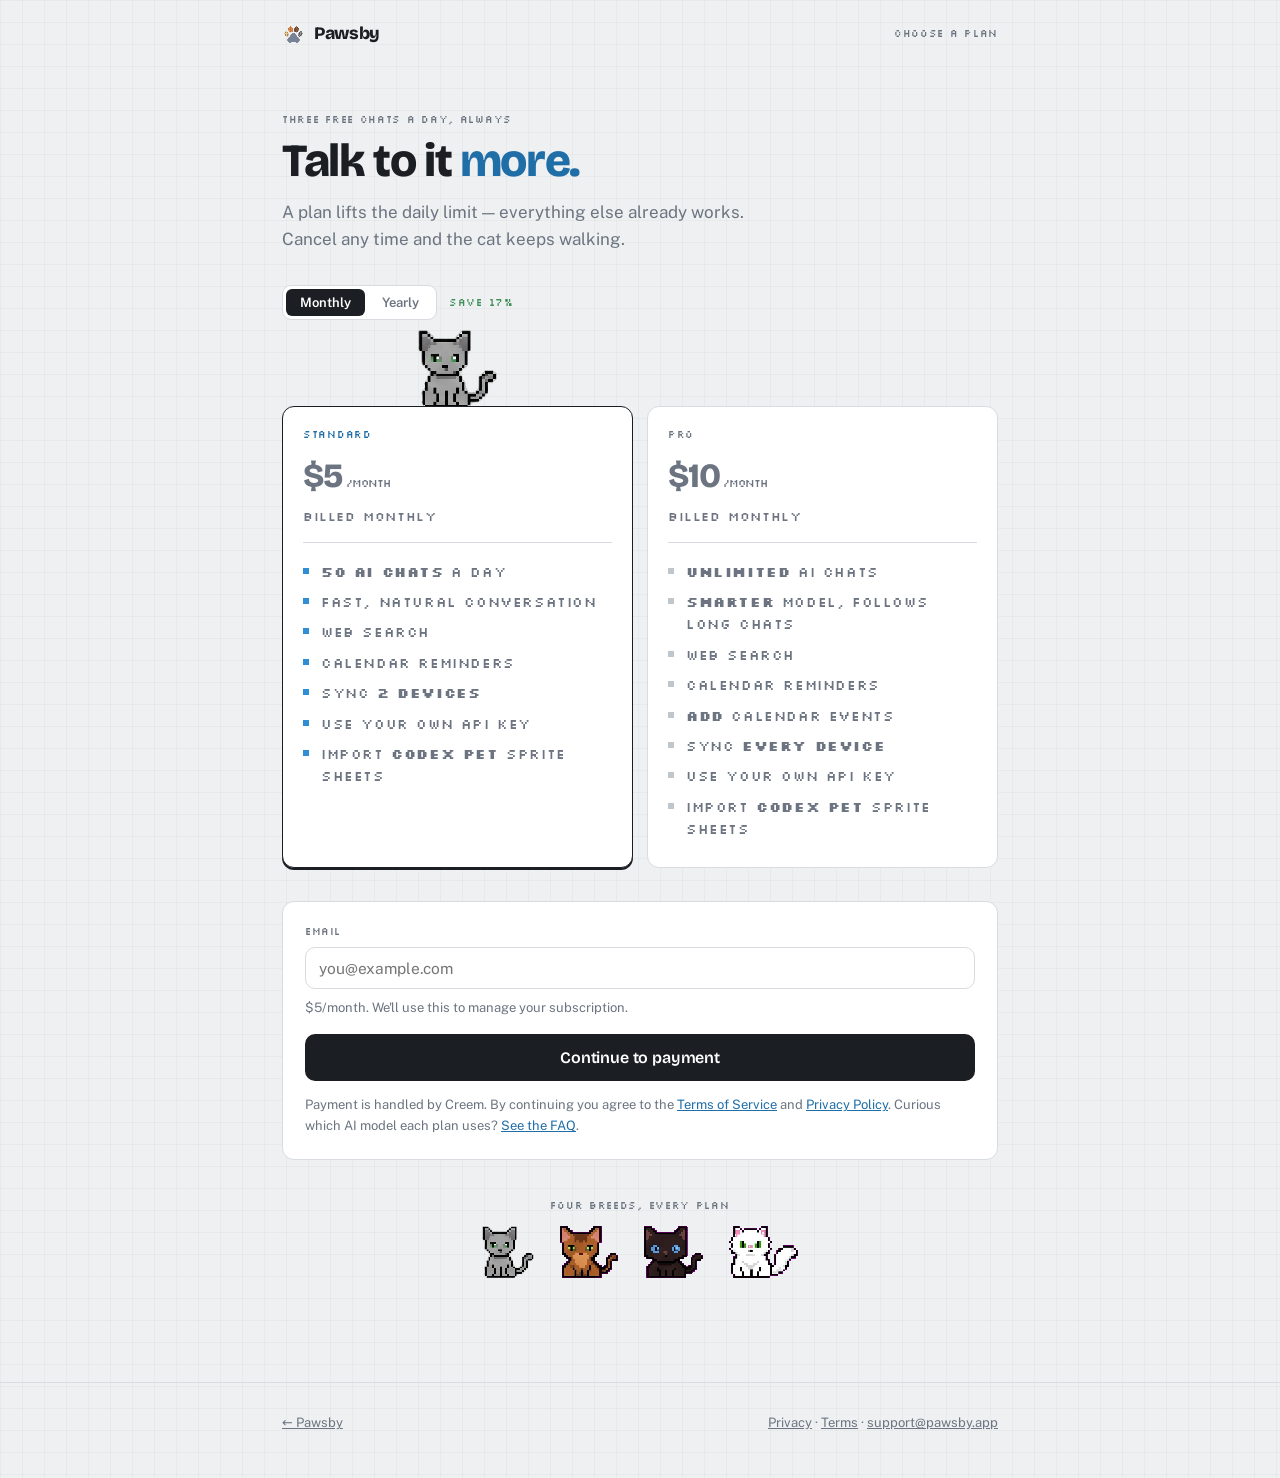
<file: subscribe/index.html>
<!DOCTYPE html>
<html lang="en">
<head>
<meta charset="UTF-8">
<meta name="viewport" content="width=device-width, initial-scale=1.0, viewport-fit=cover">
<title>Choose a plan — Pawsby</title>
<meta name="description" content="Wake up your desktop cat. Standard or Pro, monthly or yearly. Cancel any time.">
<meta name="robots" content="noindex">
<link rel="icon" type="image/png" sizes="32x32" href="/favicon-32.png">
<link rel="icon" type="image/png" sizes="192x192" href="/favicon.png">
<link rel="apple-touch-icon" href="/apple-touch-icon.png">
<link rel="preconnect" href="https://fonts.googleapis.com">
<link rel="preconnect" href="https://fonts.gstatic.com" crossorigin>
<link href="https://fonts.googleapis.com/css2?family=Bricolage+Grotesque:opsz,wght@12..96,400;12..96,600;12..96,800&family=Public+Sans:wght@400;500;600&family=Silkscreen&display=swap" rel="stylesheet">
<link rel="stylesheet" href="/css/pawsby.css">
<style>
  .plans{position:relative;display:grid;grid-template-columns:1fr 1fr;gap:14px;padding-top:86px}

  .plan{
    display:block;position:relative;cursor:pointer;background:var(--card);
    border:1.5px solid var(--hair);border-radius:var(--r);padding:20px 20px 22px;
    transition:border-color .18s,box-shadow .18s;
  }
  .plan:hover{border-color:var(--hair-strong)}
  .plan:has(input:checked){border-color:var(--ink);box-shadow:0 2px 0 var(--ink)}
  .plan:has(input:focus-visible){outline:2px solid var(--eye);outline-offset:3px}
  .plan input{position:absolute;opacity:0;width:1px;height:1px;margin:0;pointer-events:none}
  .plan:has(input:checked) .eyebrow{color:var(--eye-deep)}
  .plan .price{font-family:var(--display);font-weight:800;font-size:34px;letter-spacing:-.03em;margin:6px 0 2px}
  .plan .price i{font-family:var(--pixel);font-style:normal;font-size:11px;font-weight:400;color:var(--slate);margin-left:3px}
  .plan .note{font-size:12.5px;color:var(--slate);min-height:1.6em;margin:0}
  .plan .ticks{margin:16px 0 0;padding-top:14px;border-top:1px solid var(--hair)}
  .plan:not(:has(input:checked)) .ticks li::before{background:var(--hair-strong)}

  /* the cat sits on whichever card is chosen, and walks over when you switch */
  .cat{
    --iw:79px; --ih:78px; --ww:112px; --wh:73px; --strip:560px;
    position:absolute;top:0;left:0;width:var(--iw);height:var(--ih);
    background:url('/sprites/russian_blue-idle.png') 0 0/100% 100% no-repeat;
    image-rendering:pixelated;pointer-events:none;
    transition:left .68s cubic-bezier(.42,0,.4,1),top .68s cubic-bezier(.42,0,.4,1);
  }
  .cat.walking{
    width:var(--ww);height:var(--wh);
    background-image:url('/sprites/russian_blue-walk.png');
    background-size:var(--strip) 100%;
    animation:paws .5s steps(5) infinite;
  }
  .cat.flip{transform:scaleX(-1)}
  @keyframes paws{from{background-position:0 0}to{background-position:calc(-1 * var(--strip)) 0}}

  .breeds{display:flex;justify-content:center;align-items:flex-end;gap:26px;margin-top:12px}
  .breeds img{height:52px;width:auto}

  @media (max-width:600px){
    .plans{grid-template-columns:1fr;gap:80px;padding-top:86px}
    .breeds{gap:16px}
    .breeds img{height:42px}
  }
  @media (prefers-reduced-motion:reduce){.cat{transition:none}}
</style>
</head>
<body>

<div class="wrap-narrow" style="max-width:760px">
  <nav class="nav">
    <a class="brand" href="/"><img src="/favicon.png" alt=""><b>Pawsby</b></a>
    <span class="eyebrow">Choose a plan</span>
  </nav>
</div>

<main class="wrap-narrow section-tight" style="max-width:760px">

  <span class="eyebrow">Three free chats a day, always</span>
  <h1 style="font-size:clamp(30px,6vw,46px);margin-top:10px">Talk to it <span class="accent">more.</span></h1>
  <p class="lead">A plan lifts the daily limit — everything else already works. Cancel any time and the cat keeps walking.</p>

  <div style="display:flex;align-items:center;gap:12px;margin:32px 0 0;flex-wrap:wrap">
    <div class="seg" role="group" aria-label="Billing period">
      <button type="button" id="mo" aria-pressed="true">Monthly</button>
      <button type="button" id="yr" aria-pressed="false">Yearly</button>
    </div>
    <span class="eyebrow" id="save" style="color:var(--grass)" hidden>Save 17%</span>
  </div>

  <div class="plans">
    <div class="cat" id="cat" aria-hidden="true"></div>

    <label class="plan" data-tier="standard">
      <input type="radio" name="tier" value="standard" checked>
      <span class="eyebrow">Standard</span>
      <div class="price" data-price>$5<i>/month</i></div>
      <p class="note" data-note>Billed monthly</p>
      <ul class="ticks">
        <li><b>50 AI chats</b> a day</li>
        <li>Fast, natural conversation</li>
        <li>Web search</li>
        <li>Calendar reminders</li>
        <li>Sync <b>2 devices</b></li>
        <li>Use your own API key</li>
        <li>Import <b>Codex pet</b> sprite sheets</li>
      </ul>
    </label>

    <label class="plan" data-tier="pro">
      <input type="radio" name="tier" value="pro">
      <span class="eyebrow">Pro</span>
      <div class="price" data-price>$10<i>/month</i></div>
      <p class="note" data-note>Billed monthly</p>
      <ul class="ticks">
        <li><b>Unlimited</b> AI chats</li>
        <li><b>Smarter</b> model, follows long chats</li>
        <li>Web search</li>
        <li>Calendar reminders</li>
        <li><b>Add</b> calendar events</li>
        <li>Sync <b>every device</b></li>
        <li>Use your own API key</li>
        <li>Import <b>Codex pet</b> sprite sheets</li>
      </ul>
    </label>
  </div>

  <div class="card" style="margin-top:26px">
    <label for="email">Email</label>
    <input type="email" id="email" placeholder="you@example.com" autocomplete="email" inputmode="email">
    <p class="hint" id="hint">$5/month. We'll use this to manage your subscription.</p>
    <p class="msg bad" id="err"></p>
    <button class="btn btn-block" id="go" style="margin-top:16px">Continue to payment</button>
    <p class="hint" style="margin-top:14px">
      Payment is handled by Creem. By continuing you agree to the
      <a href="/terms">Terms of Service</a> and <a href="/privacy">Privacy Policy</a>.
      Curious which AI model each plan uses? <a href="/#faq">See the FAQ</a>.
    </p>
  </div>

  <div style="margin-top:38px;text-align:center">
    <span class="eyebrow">Four breeds, every plan</span>
    <div class="breeds">
      <img class="sprite" src="/sprites/russian_blue-idle.png" alt="Russian Blue">
      <img class="sprite" src="/sprites/abyssinian-idle.png" alt="Abyssinian">
      <img class="sprite" src="/sprites/british_shorthair-idle.png" alt="British Shorthair">
      <img class="sprite" src="/sprites/persian-idle.png" alt="Persian">
    </div>
  </div>

</main>

<footer class="foot">
  <div class="wrap-narrow foot-row" style="max-width:760px">
    <span><a href="/">← Pawsby</a></span>
    <span><a href="/privacy">Privacy</a> · <a href="/terms">Terms</a> · <a href="mailto:support@pawsby.app">support@pawsby.app</a></span>
  </div>
</footer>

<script>
(function(){
  'use strict';

  const SUPABASE_URL  = 'https://ioykwjowdmdxgxgjtpyv.supabase.co';
  const SUPABASE_ANON = 'eyJhbGciOiJIUzI1NiIsInR5cCI6IkpXVCJ9.eyJpc3MiOiJzdXBhYmFzZSIsInJlZiI6ImlveWt3am93ZG1keGd4Z2p0cHl2Iiwicm9sZSI6ImFub24iLCJpYXQiOjE3ODc3OTg3NTEsImV4cCI6MjEwMzM3NDc1MX0.QXz147iZb_Zjd73wXIGKKTCeCT0YFv168CNRMFk6Prc';

  const PLANS = {
    standard:{
      monthly:{id:'prod_2tqYWDHzqHAUkjsDiHRgcb', price:5,  unit:'/month', note:'Billed monthly'},
      yearly: {id:'prod_5tfOe4dqWwgLbvy62H4zQs', price:50, unit:'/year',  note:'$4.17/month, billed yearly'}
    },
    pro:{
      monthly:{id:'prod_593rvzSgPEHRgWDHMEgPdH', price:10,  unit:'/month', note:'Billed monthly'},
      yearly: {id:'prod_5CoQM4emGOqljibh3xd0bv', price:100, unit:'/year',  note:'$8.33/month, billed yearly'}
    }
  };

  // The app opens this page with ?account=<local_account_id> so the purchase links
  // straight back to that install. Bought from the web first? Mint an id here — the
  // app claims it later from the same email via Restore subscription.
  const fromApp = (new URLSearchParams(location.search).get('account') || '').trim();
  const account = fromApp || (crypto.randomUUID ? crypto.randomUUID()
                                                : String(Date.now()) + Math.random().toString(16).slice(2));

  let period = 'monthly', tier = 'standard';

  const $     = (s) => document.querySelector(s);
  const cards = Array.from(document.querySelectorAll('.plan'));
  const cat   = $('#cat'), hint = $('#hint'), errBox = $('#err'),
        email = $('#email'), go = $('#go');

  let catTimer;
  function moveCat(animate){
    const card = cards.find(c => c.dataset.tier === tier);
    if(!card) return;
    const w    = cat.classList.contains('walking') ? 112 : 79;
    const to   = card.offsetLeft + card.offsetWidth/2 - w/2;
    const up   = card.offsetTop - 76;
    const from = parseFloat(cat.style.left);

    if(animate && !isNaN(from) && Math.abs(from - to) > 2){
      cat.classList.toggle('flip', to < from);
      cat.classList.add('walking');
      cat.style.left = (card.offsetLeft + card.offsetWidth/2 - 112/2) + 'px';
      cat.style.top  = (card.offsetTop - 71) + 'px';
      clearTimeout(catTimer);
      catTimer = setTimeout(() => {
        cat.classList.remove('walking','flip');
        cat.style.left = to + 'px';
        cat.style.top  = up + 'px';
      }, 700);
    }else{
      cat.style.left = to + 'px';
      cat.style.top  = up + 'px';
    }
  }

  function render(){
    cards.forEach(card => {
      const p = PLANS[card.dataset.tier][period];
      card.querySelector('[data-price]').innerHTML = '$' + p.price + '<i>' + p.unit + '</i>';
      card.querySelector('[data-note]').textContent = p.note;
      card.querySelector('input').checked = (card.dataset.tier === tier);
    });
    const sel = PLANS[tier][period];
    hint.textContent = '$' + sel.price + sel.unit +
                       ". We'll use this to manage your subscription.";
    $('#mo').setAttribute('aria-pressed', String(period === 'monthly'));
    $('#yr').setAttribute('aria-pressed', String(period === 'yearly'));
    $('#save').hidden = period !== 'yearly';
  }

  function fail(html){ errBox.innerHTML = html; errBox.className = 'msg bad show'; }
  function clearFail(){ errBox.className = 'msg bad'; email.classList.remove('bad'); }

  cards.forEach(card => card.querySelector('input').addEventListener('change', () => {
    if(card.dataset.tier === tier) return;
    tier = card.dataset.tier;
    render(); moveCat(true);
  }));

  $('#mo').addEventListener('click', () => { period = 'monthly'; render(); });
  $('#yr').addEventListener('click', () => { period = 'yearly';  render(); });
  email.addEventListener('input', clearFail);

  go.addEventListener('click', async () => {
    clearFail();
    const addr = email.value.trim().toLowerCase();
    if(!/^[^\s@]+@[^\s@]+\.[^\s@]{2,}$/.test(addr)){
      email.classList.add('bad');
      fail('Enter an email address you can receive mail at.');
      email.focus();
      return;
    }

    const label = go.textContent;
    go.disabled = true; go.textContent = 'Opening checkout…';
    try{
      const res = await fetch(SUPABASE_URL + '/functions/v1/create-checkout', {
        method:'POST',
        headers:{ 'Authorization':'Bearer ' + SUPABASE_ANON, 'Content-Type':'application/json' },
        body: JSON.stringify({ product_id: PLANS[tier][period].id, local_account_id: account, email: addr })
      });

      if(res.status === 409){
        fail('This email already has a subscription. Open Pawsby, go to ' +
             'Settings → AI Settings, and choose <b>Restore subscription</b>.');
        return;
      }
      if(!res.ok) throw new Error('http ' + res.status);

      const data = await res.json();
      if(!data.checkout_url) throw new Error('no url');
      location.href = data.checkout_url;
      return;
    }catch(e){
      fail("Checkout didn't open. Try again, or email " +
           '<a href="mailto:support@pawsby.app">support@pawsby.app</a> if it keeps failing.');
    }finally{
      go.disabled = false; go.textContent = label;
    }
  });

  render();
  moveCat(false);
  window.addEventListener('resize', () => moveCat(false));
  window.addEventListener('load',   () => moveCat(false));
})();
</script>
</body>
</html>
</file>
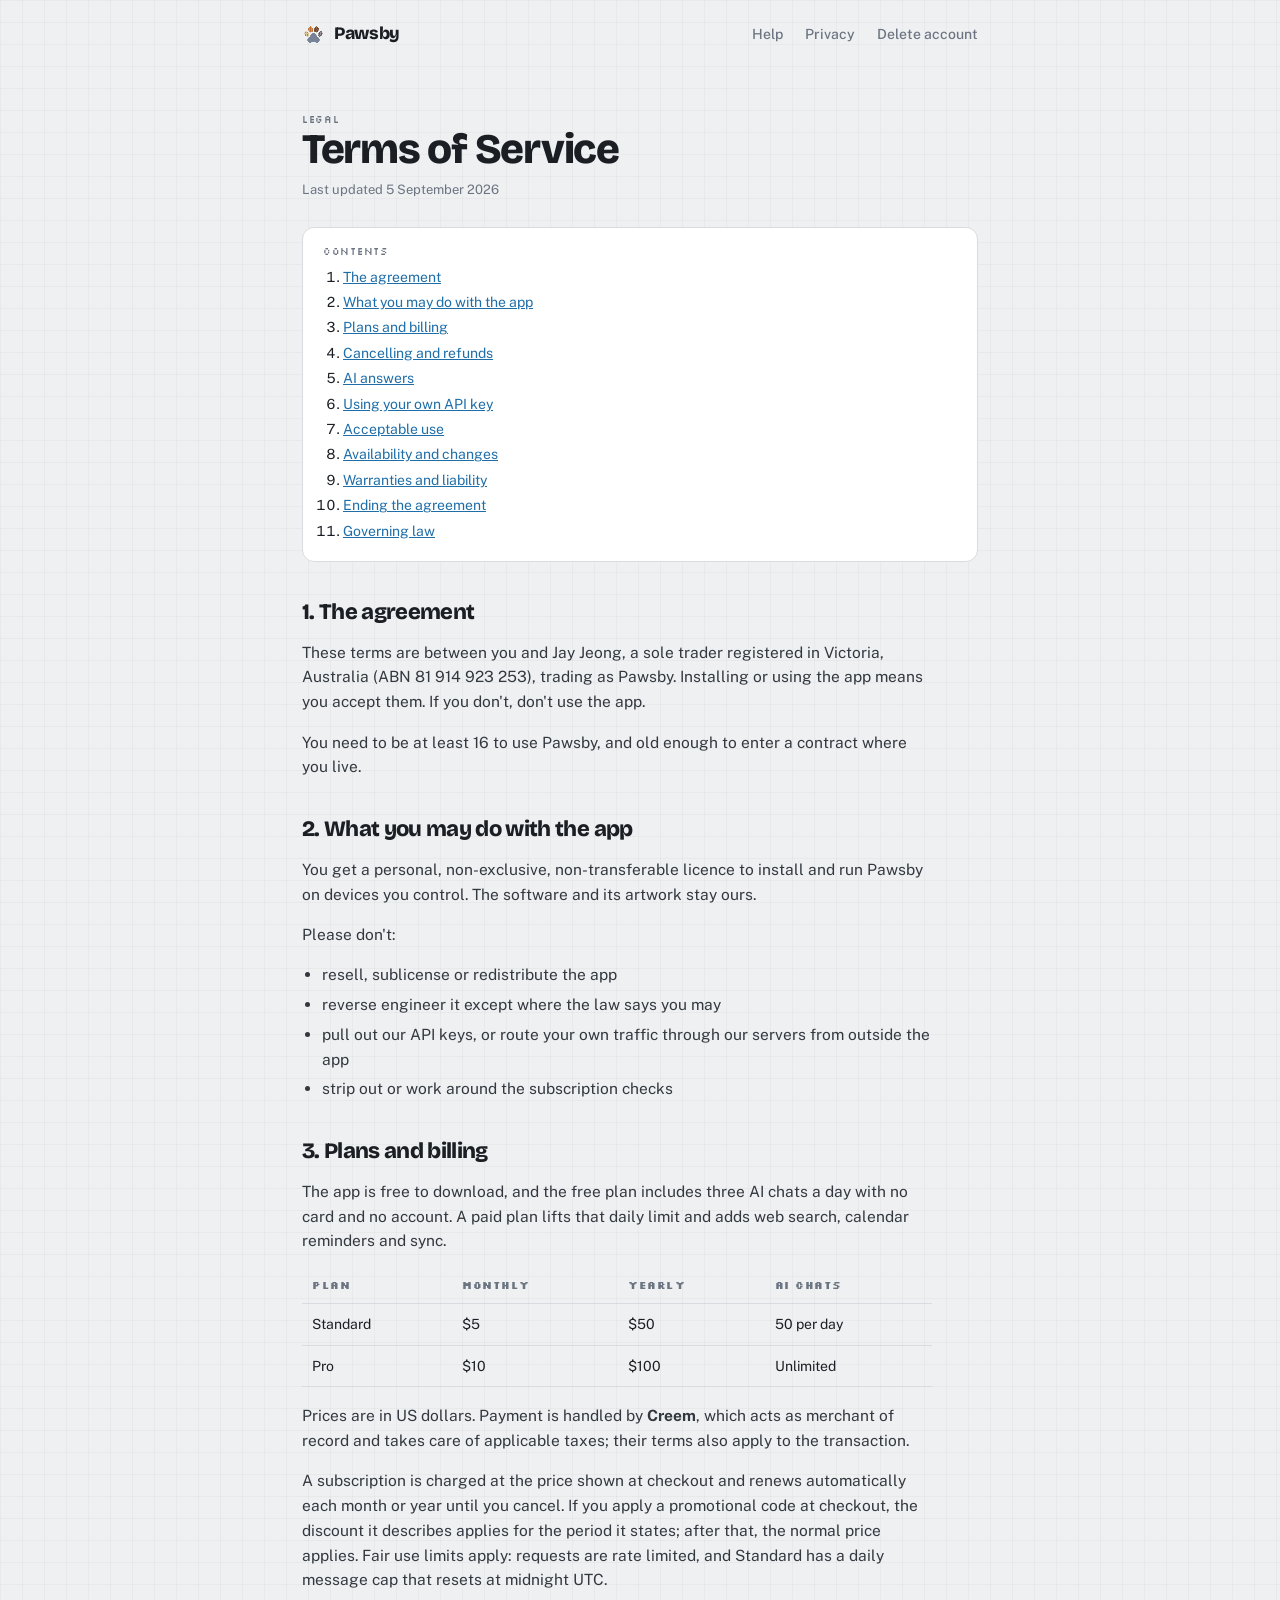
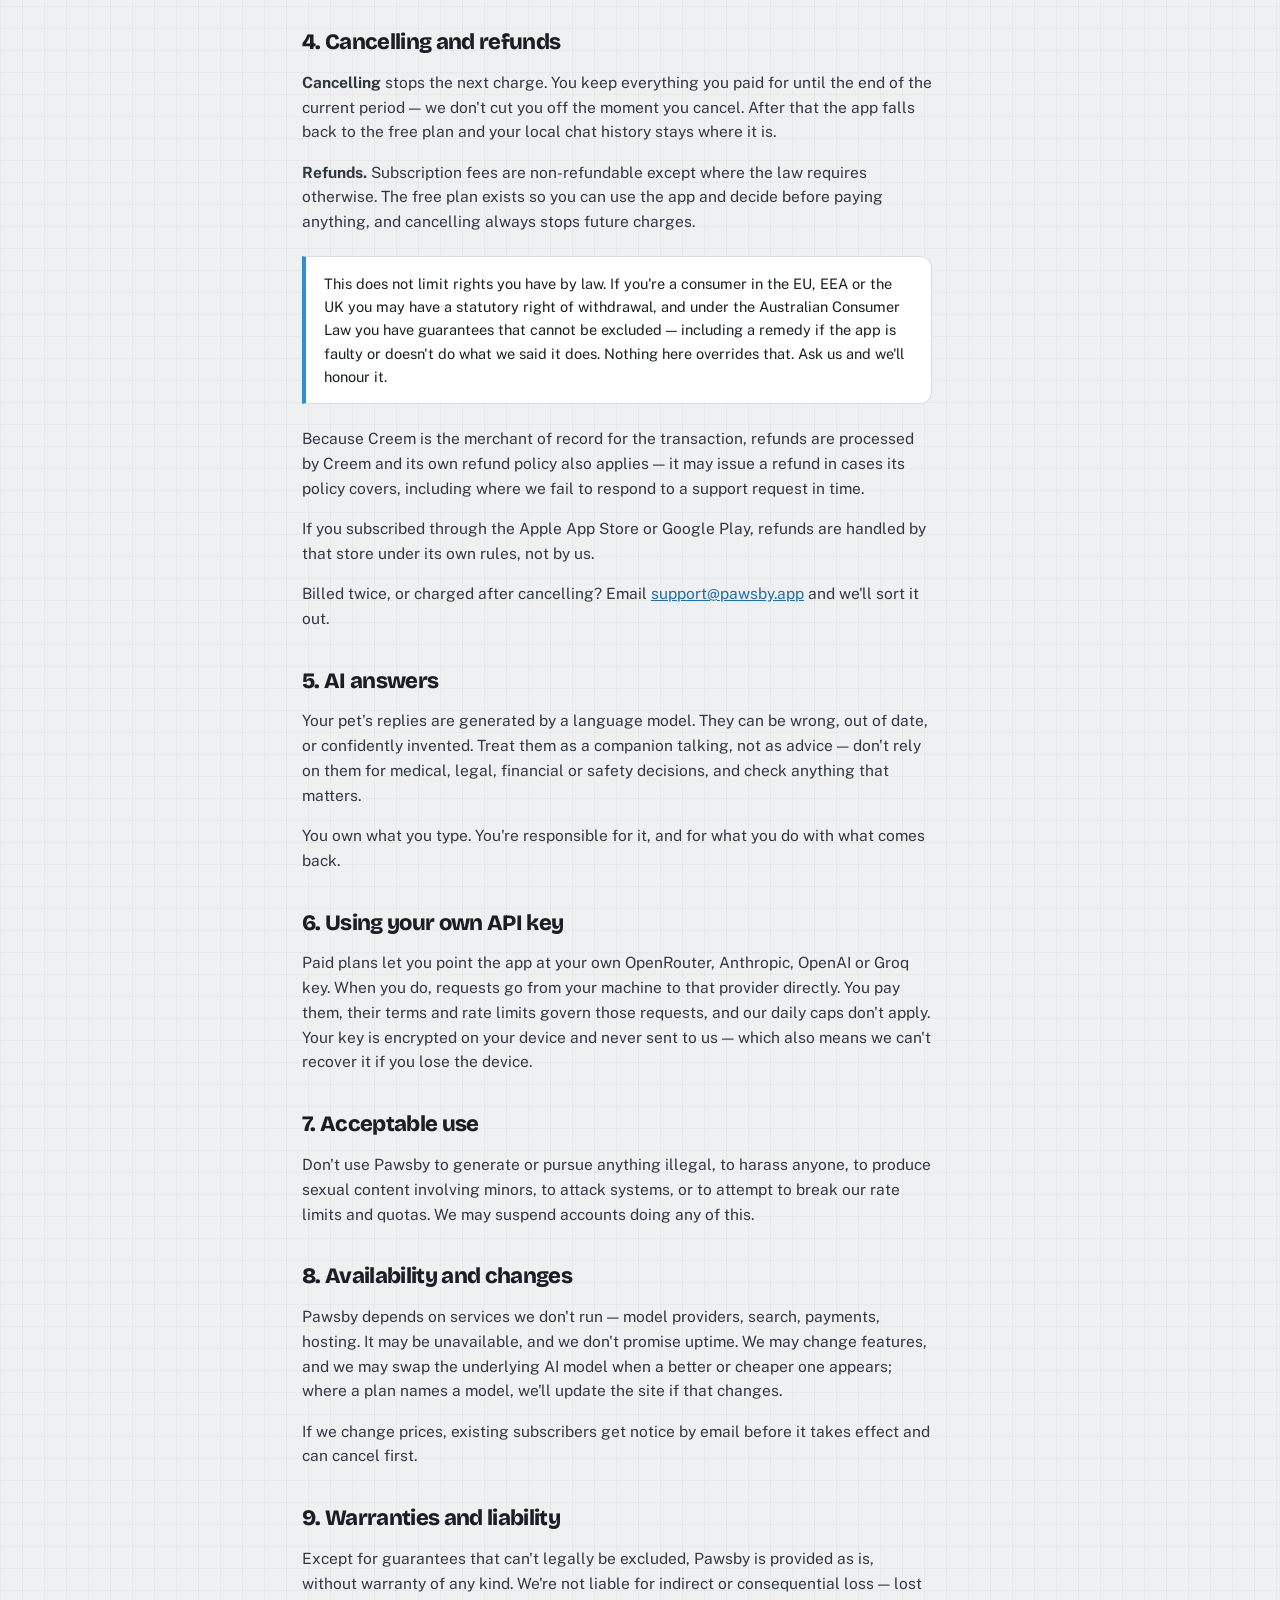
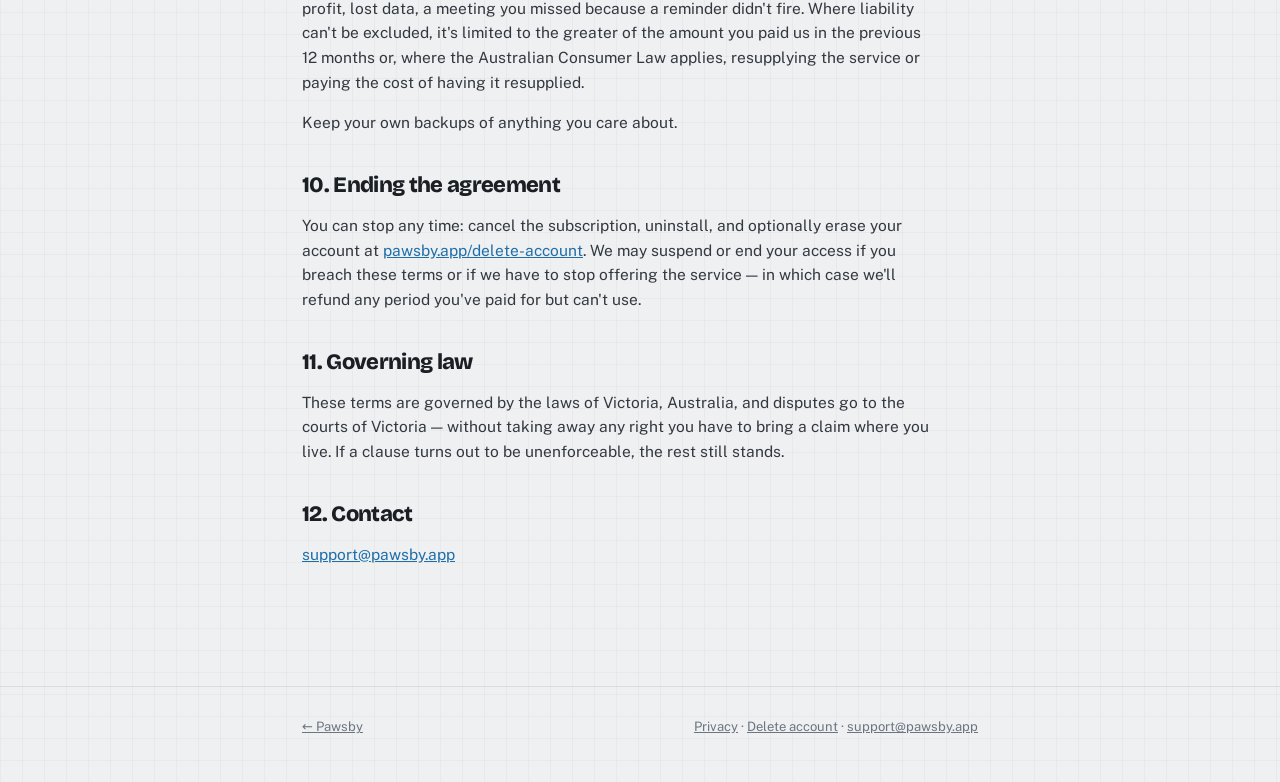
<file: terms/index.html>
<!DOCTYPE html>
<html lang="en">
<head>
<meta charset="UTF-8">
<meta name="viewport" content="width=device-width, initial-scale=1.0, viewport-fit=cover">
<title>Terms of Service — Pawsby</title>
<meta name="description" content="The agreement covering Pawsby subscriptions, refunds and acceptable use.">
<link rel="icon" type="image/png" sizes="32x32" href="/favicon-32.png">
<link rel="icon" type="image/png" sizes="192x192" href="/favicon.png">
<link rel="apple-touch-icon" href="/apple-touch-icon.png">
<link rel="preconnect" href="https://fonts.googleapis.com">
<link rel="preconnect" href="https://fonts.gstatic.com" crossorigin>
<link href="https://fonts.googleapis.com/css2?family=Bricolage+Grotesque:opsz,wght@12..96,400;12..96,600;12..96,800&family=Public+Sans:wght@400;500;600&family=Silkscreen&display=swap" rel="stylesheet">
<link rel="stylesheet" href="/css/pawsby.css">
</head>
<body>

<div class="wrap-narrow">
  <nav class="nav">
    <a class="brand" href="/"><img src="/favicon.png" alt=""><b>Pawsby</b></a>
    <div class="nav-links"><a href="/help">Help</a><a href="/privacy">Privacy</a><a href="/delete-account">Delete account</a></div>
  </nav>
</div>

<main class="wrap-narrow section-tight">
  <span class="eyebrow">Legal</span>
  <h1 style="font-size:clamp(30px,5vw,42px)">Terms of Service</h1>
  <p class="hint">Last updated 5 September 2026</p>

  <div class="toc">
    <span class="eyebrow">Contents</span>
    <ol>
      <li><a href="#agreement">The agreement</a></li>
      <li><a href="#licence">What you may do with the app</a></li>
      <li><a href="#plans">Plans and billing</a></li>
      <li><a href="#refunds">Cancelling and refunds</a></li>
      <li><a href="#ai">AI answers</a></li>
      <li><a href="#byok">Using your own API key</a></li>
      <li><a href="#use">Acceptable use</a></li>
      <li><a href="#availability">Availability and changes</a></li>
      <li><a href="#liability">Warranties and liability</a></li>
      <li><a href="#ending">Ending the agreement</a></li>
      <li><a href="#law">Governing law</a></li>
    </ol>
  </div>

  <div class="prose">

    <h2 id="agreement">1. The agreement</h2>
    <p>
      These terms are between you and Jay Jeong, a sole trader registered in Victoria,
      Australia (ABN 81 914 923 253), trading as Pawsby. Installing or using the app means
      you accept them. If you don't, don't use the app.
    </p>
    <p>You need to be at least 16 to use Pawsby, and old enough to enter a contract where you live.</p>

    <h2 id="licence">2. What you may do with the app</h2>
    <p>
      You get a personal, non-exclusive, non-transferable licence to install and run Pawsby
      on devices you control. The software and its artwork stay ours.
    </p>
    <p>Please don't:</p>
    <ul>
      <li>resell, sublicense or redistribute the app</li>
      <li>reverse engineer it except where the law says you may</li>
      <li>pull out our API keys, or route your own traffic through our servers from outside the app</li>
      <li>strip out or work around the subscription checks</li>
    </ul>

    <h2 id="plans">3. Plans and billing</h2>
    <p>
      The app is free to download, and the free plan includes three AI chats a day with no
      card and no account. A paid plan lifts that daily limit and adds web search, calendar
      reminders and sync.
    </p>
    <table>
      <tr><th>Plan</th><th>Monthly</th><th>Yearly</th><th>AI chats</th></tr>
      <tr><td>Standard</td><td>$5</td><td>$50</td><td>50 per day</td></tr>
      <tr><td>Pro</td><td>$10</td><td>$100</td><td>Unlimited</td></tr>
    </table>
    <p>
      Prices are in US dollars. Payment is handled by <b>Creem</b>, which acts as merchant of
      record and takes care of applicable taxes; their terms also apply to the transaction.
    </p>
    <p>
      A subscription is charged at the price shown at checkout and renews automatically each
      month or year until you cancel. If you apply a promotional code at checkout, the discount
      it describes applies for the period it states; after that, the normal price applies. Fair
      use limits apply: requests are rate limited, and Standard has a daily message cap that
      resets at midnight UTC.
    </p>

    <h2 id="refunds">4. Cancelling and refunds</h2>
    <p>
      <b>Cancelling</b> stops the next charge. You keep everything you paid for until the end
      of the current period — we don't cut you off the moment you cancel. After that the app
      falls back to the free plan and your local chat history stays where it is.
    </p>
    <p>
      <b>Refunds.</b> Subscription fees are non-refundable except where the law requires
      otherwise. The free plan exists so you can use the app and decide before paying anything,
      and cancelling always stops future charges.
    </p>
    <div class="callout">
      This does not limit rights you have by law. If you're a consumer in the EU, EEA or the
      UK you may have a statutory right of withdrawal, and under the Australian Consumer Law
      you have guarantees that cannot be excluded — including a remedy if the app is faulty
      or doesn't do what we said it does. Nothing here overrides that. Ask us and we'll honour it.
    </div>
    <p>
      Because Creem is the merchant of record for the transaction, refunds are processed by
      Creem and its own refund policy also applies — it may issue a refund in cases its
      policy covers, including where we fail to respond to a support request in time.
    </p>
    <p>
      If you subscribed through the Apple App Store or Google Play, refunds are handled by
      that store under its own rules, not by us.
    </p>
    <p>Billed twice, or charged after cancelling? Email <a href="mailto:support@pawsby.app">support@pawsby.app</a> and we'll sort it out.</p>

    <h2 id="ai">5. AI answers</h2>
    <p>
      Your pet's replies are generated by a language model. They can be wrong, out of date,
      or confidently invented. Treat them as a companion talking, not as advice — don't rely
      on them for medical, legal, financial or safety decisions, and check anything that matters.
    </p>
    <p>
      You own what you type. You're responsible for it, and for what you do with what comes back.
    </p>

    <h2 id="byok">6. Using your own API key</h2>
    <p>
      Paid plans let you point the app at your own OpenRouter, Anthropic, OpenAI or Groq key.
      When you do, requests go from your machine to that provider directly. You pay them, their
      terms and rate limits govern those requests, and our daily caps don't apply. Your key is
      encrypted on your device and never sent to us — which also means we can't recover it if
      you lose the device.
    </p>

    <h2 id="use">7. Acceptable use</h2>
    <p>Don't use Pawsby to generate or pursue anything illegal, to harass anyone, to produce sexual content involving minors, to attack systems, or to attempt to break our rate limits and quotas. We may suspend accounts doing any of this.</p>

    <h2 id="availability">8. Availability and changes</h2>
    <p>
      Pawsby depends on services we don't run — model providers, search, payments, hosting. It
      may be unavailable, and we don't promise uptime. We may change features, and we may swap
      the underlying AI model when a better or cheaper one appears; where a plan names a model,
      we'll update the site if that changes.
    </p>
    <p>
      If we change prices, existing subscribers get notice by email before it takes effect and
      can cancel first.
    </p>

    <h2 id="liability">9. Warranties and liability</h2>
    <p>
      Except for guarantees that can't legally be excluded, Pawsby is provided as is, without
      warranty of any kind. We're not liable for indirect or consequential loss — lost profit,
      lost data, a meeting you missed because a reminder didn't fire. Where liability can't be
      excluded, it's limited to the greater of the amount you paid us in the previous 12 months
      or, where the Australian Consumer Law applies, resupplying the service or paying the cost
      of having it resupplied.
    </p>
    <p>Keep your own backups of anything you care about.</p>

    <h2 id="ending">10. Ending the agreement</h2>
    <p>
      You can stop any time: cancel the subscription, uninstall, and optionally erase your
      account at <a href="/delete-account">pawsby.app/delete-account</a>. We may suspend or
      end your access if you breach these terms or if we have to stop offering the service —
      in which case we'll refund any period you've paid for but can't use.
    </p>

    <h2 id="law">11. Governing law</h2>
    <p>
      These terms are governed by the laws of Victoria, Australia, and disputes go to the
      courts of Victoria — without taking away any right you have to bring a claim where you
      live. If a clause turns out to be unenforceable, the rest still stands.
    </p>

    <h2>12. Contact</h2>
    <p><a href="mailto:support@pawsby.app">support@pawsby.app</a></p>

  </div>
</main>

<footer class="foot">
  <div class="wrap-narrow foot-row">
    <span><a href="/">← Pawsby</a></span>
    <span><a href="/privacy">Privacy</a> · <a href="/delete-account">Delete account</a> · <a href="mailto:support@pawsby.app">support@pawsby.app</a></span>
  </div>
</footer>

</body>
</html>
</file>
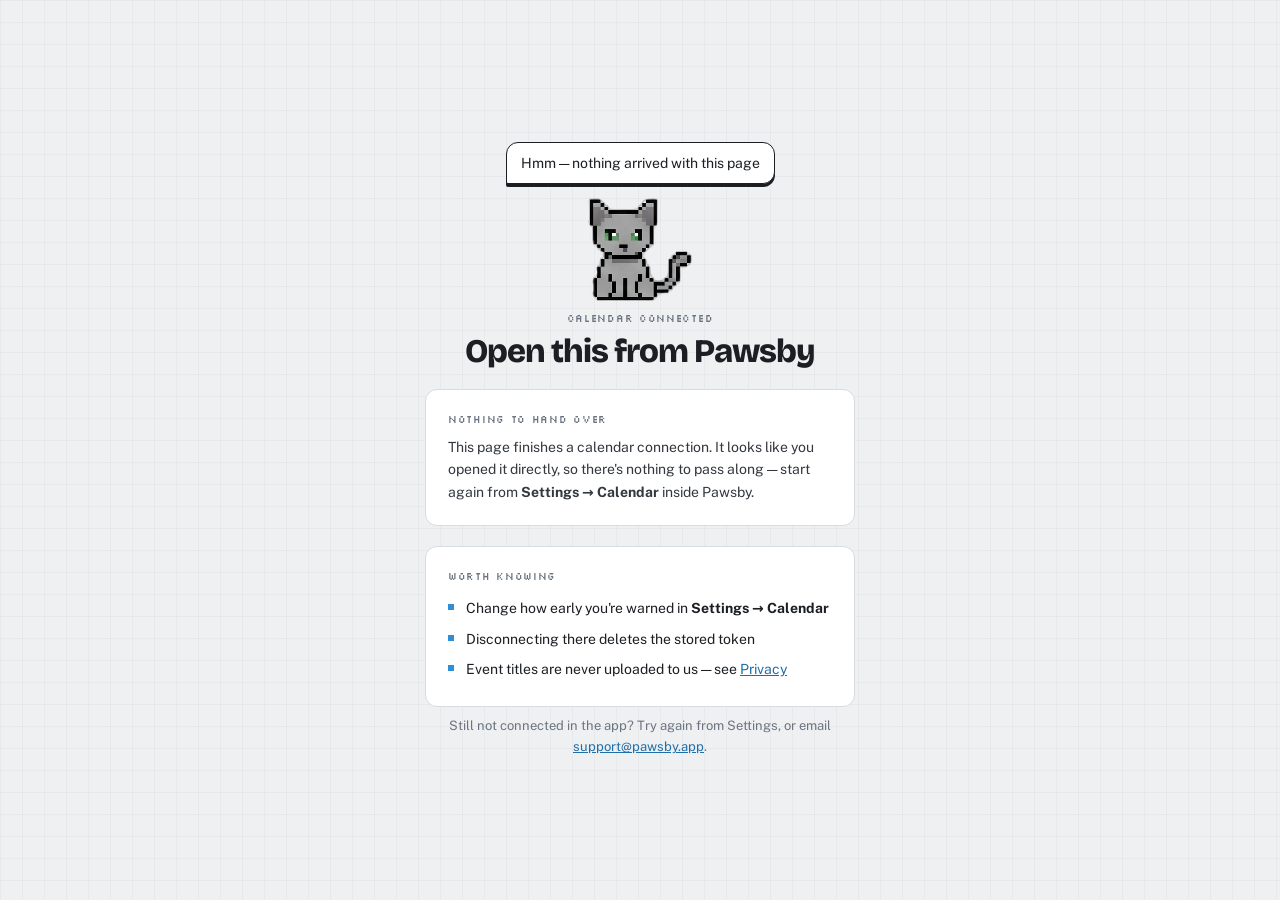
<file: calendar/connected/index.html>
<!DOCTYPE html>
<html lang="en">
<head>
<meta charset="UTF-8">
<meta name="viewport" content="width=device-width, initial-scale=1.0, viewport-fit=cover">
<title>Calendar connected — Pawsby</title>
<meta name="robots" content="noindex">
<link rel="icon" type="image/png" sizes="32x32" href="/favicon-32.png">
<link rel="icon" type="image/png" sizes="192x192" href="/favicon.png">
<link rel="apple-touch-icon" href="/apple-touch-icon.png">
<link rel="preconnect" href="https://fonts.googleapis.com">
<link rel="preconnect" href="https://fonts.gstatic.com" crossorigin>
<link href="https://fonts.googleapis.com/css2?family=Bricolage+Grotesque:opsz,wght@12..96,400;12..96,600;12..96,800&family=Public+Sans:wght@400;500;600&family=Silkscreen&display=swap" rel="stylesheet">
<link rel="stylesheet" href="/css/pawsby.css">
<style>
  .mid{min-height:100vh;display:flex;align-items:center;justify-content:center;padding:30px 22px}
  .box{max-width:430px;width:100%;text-align:center}
  .say{
    display:inline-block;background:var(--card);border:1.5px solid var(--ink);
    border-radius:12px 12px 12px 2px;padding:9px 14px;font-size:14px;
    box-shadow:0 3px 0 var(--ink);margin-bottom:14px;
  }
  #missing{display:none}
</style>
</head>
<body>

<div class="mid">
  <div class="box">

    <div class="say" id="say">Got it — I'll warn you before the next one 🐾</div>
    <img class="sprite" src="/sprites/russian_blue-idle.png" alt="" style="width:104px;margin:0 auto">

    <span class="eyebrow" style="margin-top:10px">Calendar connected</span>
    <h1 style="font-size:clamp(25px,4.4vw,33px);margin-top:8px" id="head">Handing it to Pawsby…</h1>
    <p class="lead" style="margin-left:auto;margin-right:auto;font-size:15.5px" id="body">
      Your <b id="which">calendar</b> is linked. Your browser is passing the connection
      back to the app — if it asks for permission to open Pawsby, say yes.
    </p>

    <a class="btn btn-block" id="open" href="#" style="margin-top:20px;display:none">Open Pawsby</a>

    <div id="missing">
      <div class="card" style="margin-top:20px;text-align:left">
        <span class="eyebrow">Nothing to hand over</span>
        <p style="margin:8px 0 0;font-size:14px;color:#33383F">
          This page finishes a calendar connection. It looks like you opened it directly,
          so there's nothing to pass along — start again from
          <b>Settings → Calendar</b> inside Pawsby.
        </p>
      </div>
    </div>

    <div class="card" style="margin-top:20px;text-align:left">
      <span class="eyebrow">Worth knowing</span>
      <ul class="ticks" style="margin-top:8px">
        <li>Change how early you're warned in <b>Settings → Calendar</b></li>
        <li>Disconnecting there deletes the stored token</li>
        <li>Event titles are never uploaded to us — see <a href="/privacy">Privacy</a></li>
      </ul>
    </div>

    <p class="hint">
      Still not connected in the app? Try again from Settings, or email
      <a href="mailto:support@pawsby.app">support@pawsby.app</a>.
    </p>
  </div>
</div>

<script>
(function(){
  'use strict';
  // oauth-callback / oauth-outlook-callback redirect here as:
  //   /calendar/connected?deeplink=pawsby%3A//oauth/callback%3Fdata%3D<encrypted>%26provider%3D...
  // The encrypted token exists nowhere else, so forwarding that parameter to the
  // desktop app is this page's entire job.
  var params = new URLSearchParams(location.search);
  var link   = params.get('deeplink') || '';

  // The callback also tells us which calendar was connected — name it, so the
  // person can see they linked the account they meant to.
  var NAMES = { google: 'Google Calendar', outlook: 'Outlook Calendar' };
  var which = NAMES[params.get('provider')] || 'calendar';
  document.getElementById('which').textContent = which;

  // Only ever follow our own scheme — never an arbitrary URL supplied in the query.
  if (link.indexOf('pawsby://') !== 0) {
    document.getElementById('say').textContent = 'Hmm — nothing arrived with this page';
    document.getElementById('head').textContent = 'Open this from Pawsby';
    document.getElementById('body').style.display = 'none';
    document.getElementById('missing').style.display = 'block';
    return;
  }

  var btn = document.getElementById('open');
  btn.href = link;
  btn.style.display = 'block';

  // Auto-forward once. A browser may refuse to launch a custom scheme without a
  // user gesture, which is precisely why the button stays on screen.
  setTimeout(function(){
    try { window.location.href = link; } catch (e) {}
  }, 500);

  // If the app hasn't taken over by now, stop implying that it will.
  setTimeout(function(){
    document.getElementById('head').textContent = 'You can close this tab.';
    document.getElementById('body').innerHTML =
      '<b>' + which + '</b> is linked. If Pawsby didn\u2019t come forward, press the ' +
      'button below — it hands the connection to the app.';
  }, 3500);
})();
</script>
</body>
</html>
</file>
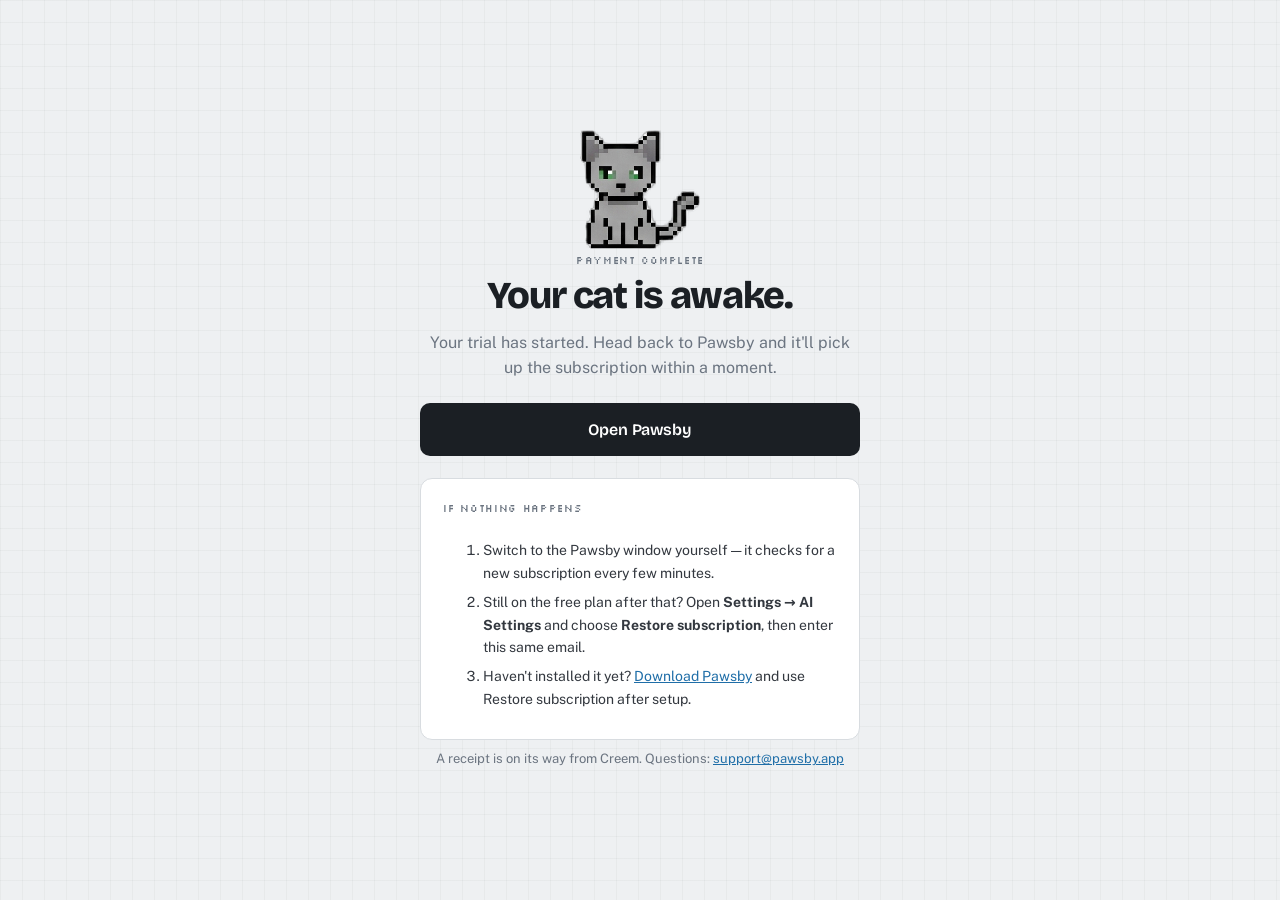
<file: checkout/success/index.html>
<!DOCTYPE html>
<html lang="en">
<head>
<meta charset="UTF-8">
<meta name="viewport" content="width=device-width, initial-scale=1.0, viewport-fit=cover">
<title>You're in — Pawsby</title>
<meta name="robots" content="noindex">
<link rel="icon" type="image/png" sizes="32x32" href="/favicon-32.png">
<link rel="icon" type="image/png" sizes="192x192" href="/favicon.png">
<link rel="apple-touch-icon" href="/apple-touch-icon.png">
<link rel="preconnect" href="https://fonts.googleapis.com">
<link rel="preconnect" href="https://fonts.gstatic.com" crossorigin>
<link href="https://fonts.googleapis.com/css2?family=Bricolage+Grotesque:opsz,wght@12..96,400;12..96,600;12..96,800&family=Public+Sans:wght@400;500;600&family=Silkscreen&display=swap" rel="stylesheet">
<link rel="stylesheet" href="/css/pawsby.css">
<style>
  .mid{min-height:100vh;display:flex;align-items:center;justify-content:center;padding:30px 22px}
  .box{max-width:440px;width:100%;text-align:center}
  .wake{width:120px;margin:0 auto 4px;animation:hop 1.6s ease-in-out infinite}
  @keyframes hop{0%,100%{transform:translateY(0)}50%{transform:translateY(-7px)}}
  .steps{text-align:left;margin:22px 0 0}
  .steps li{font-size:14px;margin:7px 0;color:#33383F}
</style>
</head>
<body>

<div class="mid">
  <div class="box">
    <img class="sprite wake" src="/sprites/russian_blue-idle.png" alt="">
    <span class="eyebrow">Payment complete</span>
    <h1 style="font-size:clamp(27px,5vw,38px);margin-top:8px">Your cat is awake.</h1>
    <p class="lead" style="margin-left:auto;margin-right:auto;font-size:16px">
      Your trial has started. Head back to Pawsby and it'll pick up the subscription
      within a moment.
    </p>

    <a class="btn btn-block" id="open" href="pawsby://subscription/refresh" style="margin-top:22px">
      Open Pawsby
    </a>

    <div class="card" style="margin-top:22px;text-align:left">
      <span class="eyebrow">If nothing happens</span>
      <ol class="steps">
        <li>Switch to the Pawsby window yourself — it checks for a new subscription every few minutes.</li>
        <li>Still on the free plan after that? Open <b>Settings → AI Settings</b> and choose <b>Restore subscription</b>, then enter this same email.</li>
        <li>Haven't installed it yet? <a href="/">Download Pawsby</a> and use Restore subscription after setup.</li>
      </ol>
    </div>

    <p class="hint">
      A receipt is on its way from Creem. Questions:
      <a href="mailto:support@pawsby.app">support@pawsby.app</a>
    </p>
  </div>
</div>

<script>
  // The app's deep-link handler listens for pawsby://subscription/refresh — do not
  // change this path without changing lib.rs. (SPEC-roadmap.md names a different path for this — it is wrong; the shipped
  // page has always used /refresh, and lib.rs matches on that.)
  // No parameters are passed: the app re-checks the subscription server-side on wake.
  //
  // Nudge the desktop app once. Browsers block this if the user hasn't interacted
  // with the page, which is exactly why the button above stays visible.
  setTimeout(function(){
    try { window.location.href = document.getElementById('open').href; } catch (e) {}
  }, 700);
</script>
</body>
</html>
</file>
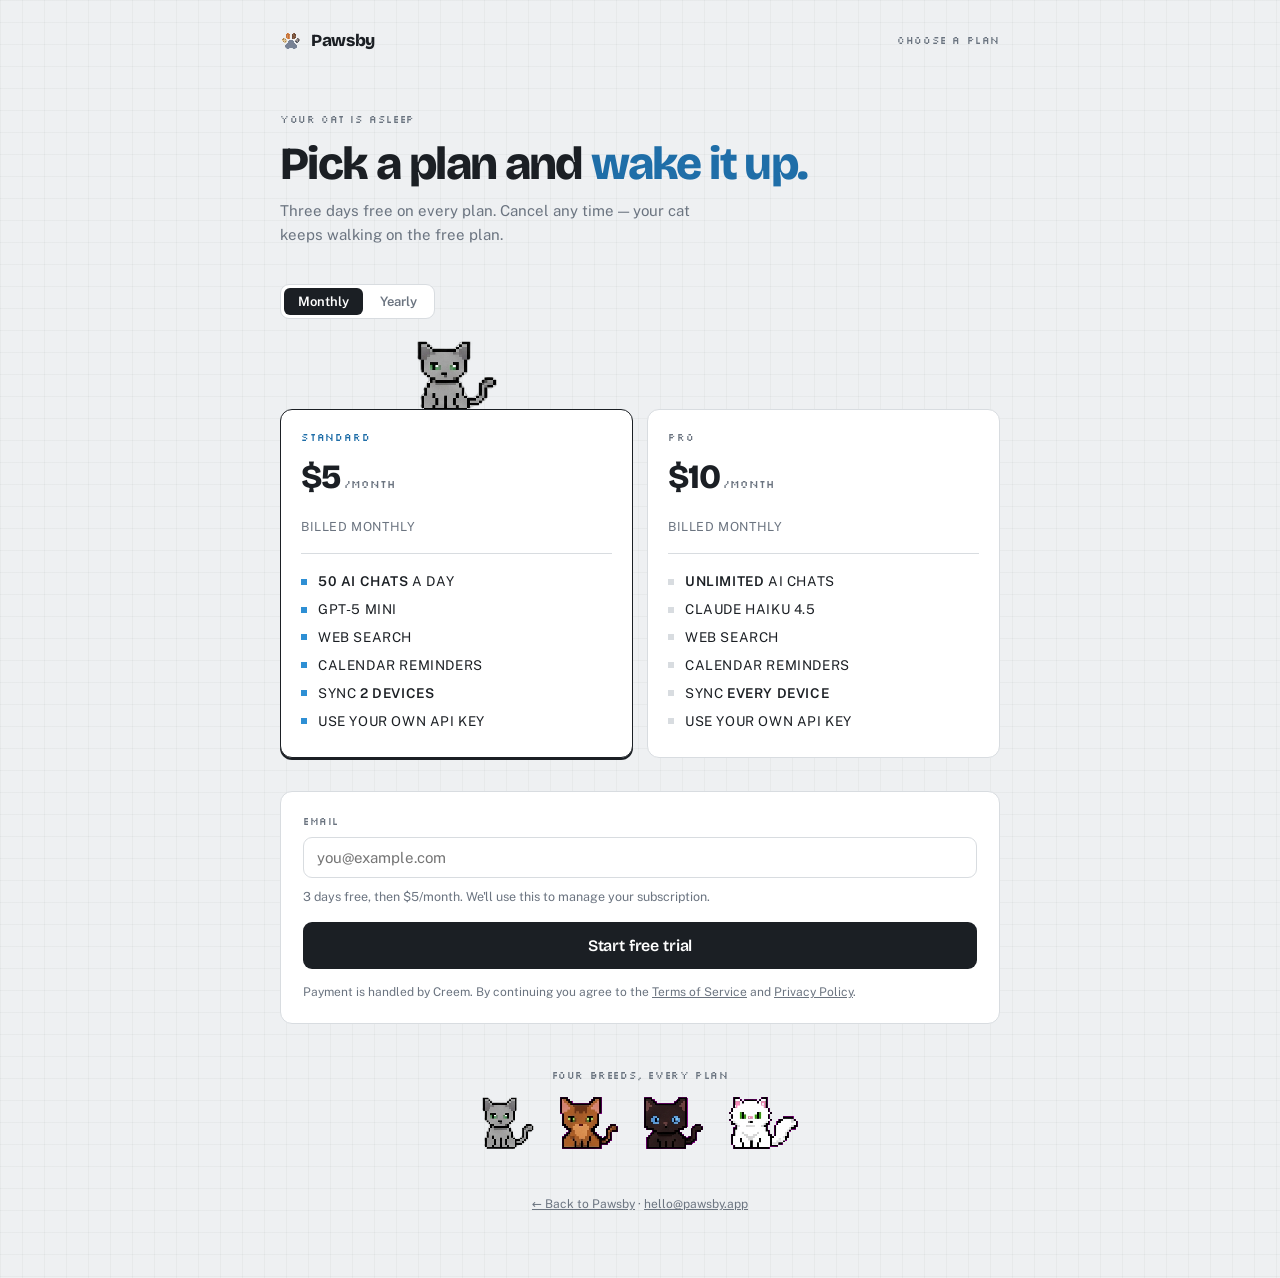
<file: pawsby.app/subscribe/index.html>
<!DOCTYPE html>
<html lang="en">
<head>
<meta charset="UTF-8">
<meta name="viewport" content="width=device-width, initial-scale=1.0">
<title>Choose a plan — Pawsby</title>
<meta name="description" content="Wake up your desktop cat. Standard or Pro, monthly or yearly, 3 days free.">
<meta name="robots" content="noindex">
<link rel="icon" href="/favicon.png">
<link rel="preconnect" href="https://fonts.googleapis.com">
<link rel="preconnect" href="https://fonts.gstatic.com" crossorigin>
<link href="https://fonts.googleapis.com/css2?family=Bricolage+Grotesque:opsz,wght@12..96,400;12..96,600;12..96,800&family=Public+Sans:wght@400;500;600&family=Silkscreen&display=swap" rel="stylesheet">
<style>
  :root{
    /* Palette pulled from the sprite artwork, not a template.
       --eye is the British Shorthair's eye blue; --collar is the cushion red. */
    --paper:#EEF0F2;
    --card:#FFFFFF;
    --ink:#1B1F24;
    --slate:#6B7480;
    --hair:#D8DCE0;
    --eye:#2E8FD4;
    --eye-deep:#1F6EA8;
    --collar:#C0392B;
    --grass:#3E8E5A;

    --display:'Bricolage Grotesque',system-ui,sans-serif;
    --body:'Public Sans',system-ui,sans-serif;
    --pixel:'Silkscreen',monospace;

    /* Sprite scale — source frames are 1:1 pixel art, one factor keeps both poses
       at the same visual size. Idle 201x175, walk frame 337x199 (strip 5x). */
    --cat-idle-w:80px;  --cat-idle-h:70px;
    --cat-walk-w:135px; --cat-walk-h:80px;
    --cat-strip-w:675px;
  }

  *{box-sizing:border-box}
  html{-webkit-text-size-adjust:100%}
  body{
    margin:0;
    background:var(--paper);
    color:var(--ink);
    font-family:var(--body);
    font-size:15px;
    line-height:1.55;
    /* faint desk grid — the surface the cat lives on */
    background-image:
      linear-gradient(to right,rgba(27,31,36,.035) 1px,transparent 1px),
      linear-gradient(to bottom,rgba(27,31,36,.035) 1px,transparent 1px);
    background-size:22px 22px;
  }

  .wrap{max-width:760px;margin:0 auto;padding:28px 20px 64px}

  /* ── masthead ─────────────────────────────────────────── */
  .top{display:flex;align-items:center;justify-content:space-between;margin-bottom:52px}
  .brand{display:flex;align-items:center;gap:9px;text-decoration:none;color:var(--ink)}
  .brand img{width:22px;height:22px;image-rendering:pixelated}
  .brand span{font-family:var(--display);font-weight:800;font-size:17px;letter-spacing:-.02em}
  .eyebrow{font-family:var(--pixel);font-size:10px;letter-spacing:.06em;color:var(--slate);text-transform:uppercase}

  /* ── headline ─────────────────────────────────────────── */
  .lede{margin-bottom:38px}
  .lede h1{
    font-family:var(--display);
    font-weight:800;
    font-size:clamp(30px,6vw,46px);
    line-height:1.04;
    letter-spacing:-.035em;
    margin:10px 0 12px;
  }
  .lede h1 em{font-style:normal;color:var(--eye-deep)}
  .lede p{margin:0;color:var(--slate);max-width:46ch}

  /* ── billing toggle ───────────────────────────────────── */
  .period{display:flex;align-items:center;gap:12px;margin-bottom:16px;flex-wrap:wrap}
  .seg{display:inline-flex;background:var(--card);border:1.5px solid var(--hair);border-radius:9px;padding:3px;gap:3px}
  .seg button{
    font-family:var(--body);font-size:13px;font-weight:600;
    border:0;background:transparent;color:var(--slate);
    padding:6px 14px;border-radius:6px;cursor:pointer;
  }
  .seg button[aria-pressed="true"]{background:var(--ink);color:#fff}
  .seg button:focus-visible{outline:2px solid var(--eye);outline-offset:2px}
  .save{font-family:var(--pixel);font-size:10px;color:var(--grass);letter-spacing:.04em}

  /* ── plans ────────────────────────────────────────────── */
  .plans{position:relative;display:grid;grid-template-columns:1fr 1fr;gap:14px;padding-top:74px}

  .plan{
    display:block;position:relative;text-align:left;cursor:pointer;
    background:var(--card);border:1.5px solid var(--hair);border-radius:12px;
    padding:20px 20px 22px;font-family:var(--body);color:var(--ink);
    transition:border-color .18s,box-shadow .18s,transform .18s;
  }
  .plan:hover{border-color:#BFC6CC}
  .plan:has(input:checked){border-color:var(--ink);box-shadow:0 2px 0 var(--ink)}
  .plan:has(input:focus-visible){outline:2px solid var(--eye);outline-offset:3px}
  .plan input{position:absolute;opacity:0;width:1px;height:1px;margin:0;pointer-events:none}

  .plan .tag{font-family:var(--pixel);font-size:10px;letter-spacing:.08em;color:var(--slate);text-transform:uppercase}
  .plan:has(input:checked) .tag{color:var(--eye-deep)}
  .plan .price{font-family:var(--display);font-weight:800;font-size:34px;letter-spacing:-.03em;margin:6px 0 2px}
  .plan .price i{font-family:var(--pixel);font-style:normal;font-size:11px;font-weight:400;color:var(--slate);letter-spacing:.02em;margin-left:3px}
  .plan .note{font-size:12.5px;color:var(--slate);min-height:1.6em}
  .plan ul{list-style:none;margin:16px 0 0;padding:0;border-top:1px solid var(--hair);padding-top:14px}
  .plan li{font-size:13.5px;padding:3.5px 0 3.5px 17px;position:relative}
  .plan li::before{content:"";position:absolute;left:0;top:11px;width:6px;height:6px;background:var(--hair)}
  .plan:has(input:checked) li::before{background:var(--eye)}
  .plan li b{font-weight:600}

  /* ── the cat: sits on the chosen card, walks when you switch ── */
  .cat{
    position:absolute;top:0;left:0;
    width:var(--cat-idle-w);height:var(--cat-idle-h);
    background-image:url('/sprites/russian_blue-idle.png');
    background-size:100% 100%;
    background-repeat:no-repeat;
    image-rendering:pixelated;
    transition:left .68s cubic-bezier(.42,0,.4,1),top .68s cubic-bezier(.42,0,.4,1);
    pointer-events:none;
  }
  .cat.walking{
    width:var(--cat-walk-w);height:var(--cat-walk-h);
    background-image:url('/sprites/russian_blue-walk.png');
    background-size:var(--cat-strip-w) 100%;
    animation:step .5s steps(5) infinite;
  }
  .cat.flip{transform:scaleX(-1)}
  @keyframes step{from{background-position:0 0}to{background-position:calc(-1 * var(--cat-strip-w)) 0}}

  /* ── checkout ─────────────────────────────────────────── */
  .checkout{margin-top:26px;background:var(--card);border:1.5px solid var(--hair);border-radius:12px;padding:22px}
  label{display:block;font-family:var(--pixel);font-size:10px;letter-spacing:.06em;text-transform:uppercase;color:var(--slate);margin-bottom:7px}
  input[type=email]{
    width:100%;font-family:var(--body);font-size:15px;color:var(--ink);
    padding:11px 13px;border:1.5px solid var(--hair);border-radius:9px;background:#fff;
  }
  input[type=email]:focus{outline:2px solid var(--eye);outline-offset:-1px;border-color:var(--eye)}
  input[type=email].bad{border-color:var(--collar)}
  .hint{font-size:12.5px;color:var(--slate);margin:9px 0 0}
  .err{font-size:13px;color:var(--collar);margin:9px 0 0;display:none}
  .err.show{display:block}
  .err a{color:var(--collar)}

  .go{
    width:100%;margin-top:16px;
    font-family:var(--display);font-weight:600;font-size:16px;letter-spacing:-.01em;
    color:#fff;background:var(--ink);border:0;border-radius:9px;
    padding:14px;cursor:pointer;transition:background .16s;
  }
  .go:hover{background:#2C333B}
  .go:focus-visible{outline:2px solid var(--eye);outline-offset:2px}
  .go[disabled]{background:var(--slate);cursor:progress}

  .terms{font-size:12px;color:var(--slate);margin:14px 0 0;line-height:1.5}
  .terms a{color:var(--slate)}

  /* ── breeds strip ─────────────────────────────────────── */
  .breeds{margin-top:38px;text-align:center}
  .breeds .row{display:flex;justify-content:center;align-items:flex-end;gap:26px;margin-top:12px}
  .breeds img{height:52px;width:auto;image-rendering:pixelated}

  footer{margin-top:46px;text-align:center;font-size:12px;color:var(--slate)}
  footer a{color:var(--slate)}

  @media (max-width:600px){
    .plans{grid-template-columns:1fr;gap:68px;padding-top:74px}
    .breeds .row{gap:16px}
    .breeds img{height:42px}
  }
  @media (prefers-reduced-motion:reduce){
    .cat{transition:none}
    .cat.walking{animation:none}
    .plan{transition:none}
  }
</style>
</head>
<body>
<div class="wrap">

  <div class="top">
    <a class="brand" href="/"><img src="/favicon.png" alt=""><span>Pawsby</span></a>
    <span class="eyebrow">Choose a plan</span>
  </div>

  <div class="lede">
    <span class="eyebrow">Your cat is asleep</span>
    <h1>Pick a plan and <em>wake it up.</em></h1>
    <p>Three days free on every plan. Cancel any time — your cat keeps walking on the free plan.</p>
  </div>

  <div class="period">
    <div class="seg" role="group" aria-label="Billing period">
      <button type="button" id="mo" aria-pressed="true">Monthly</button>
      <button type="button" id="yr" aria-pressed="false">Yearly</button>
    </div>
    <span class="save" id="save" hidden>Save 17%</span>
  </div>

  <div class="plans">
    <div class="cat" id="cat" aria-hidden="true"></div>

    <label class="plan" data-tier="standard">
      <input type="radio" name="tier" value="standard" checked>
      <span class="tag">Standard</span>
      <div class="price" data-price>$5<i>/month</i></div>
      <p class="note" data-note>Billed monthly</p>
      <ul>
        <li><b>50 AI chats</b> a day</li>
        <li>GPT-5 Mini</li>
        <li>Web search</li>
        <li>Calendar reminders</li>
        <li>Sync <b>2 devices</b></li>
        <li>Use your own API key</li>
      </ul>
    </label>

    <label class="plan" data-tier="pro">
      <input type="radio" name="tier" value="pro">
      <span class="tag">Pro</span>
      <div class="price" data-price>$10<i>/month</i></div>
      <p class="note" data-note>Billed monthly</p>
      <ul>
        <li><b>Unlimited</b> AI chats</li>
        <li>Claude Haiku 4.5</li>
        <li>Web search</li>
        <li>Calendar reminders</li>
        <li>Sync <b>every device</b></li>
        <li>Use your own API key</li>
      </ul>
    </label>
  </div>

  <div class="checkout">
    <label for="email">Email</label>
    <input type="email" id="email" placeholder="you@example.com" autocomplete="email" inputmode="email">
    <p class="hint" id="hint">3 days free, then $5/month. We'll use this to manage your subscription.</p>
    <p class="err" id="err"></p>
    <button type="button" class="go" id="go">Start free trial</button>
    <p class="terms">
      Payment is handled by Creem. By continuing you agree to the
      <a href="/terms">Terms of Service</a> and <a href="/privacy">Privacy Policy</a>.
    </p>
  </div>

  <div class="breeds">
    <span class="eyebrow">Four breeds, every plan</span>
    <div class="row">
      <img src="/sprites/russian_blue-idle.png" alt="Russian Blue">
      <img src="/sprites/abyssinian-idle.png" alt="Abyssinian">
      <img src="/sprites/british_shorthair-idle.png" alt="British Shorthair">
      <img src="/sprites/persian-idle.png" alt="Persian">
    </div>
  </div>

  <footer>
    <a href="/">← Back to Pawsby</a> · <a href="mailto:hello@pawsby.app">hello@pawsby.app</a>
  </footer>
</div>

<script>
(function(){
  'use strict';

  const SUPABASE_URL  = 'https://zptbmngvcesbqfravbdz.supabase.co';
  const SUPABASE_ANON = '__SUPABASE_ANON_KEY__';

  const PLANS = {
    standard:{
      monthly:{id:'prod_3b9URAptecYBhjOFTcdpkN', price:5,  unit:'/month', note:'Billed monthly'},
      yearly: {id:'prod_6qVZypvsPom2JPtpkFyfG0', price:50, unit:'/year',  note:'$4.17/month, billed yearly'}
    },
    pro:{
      monthly:{id:'prod_4VzGl8xs02KABCk28ktzOW', price:10,  unit:'/month', note:'Billed monthly'},
      yearly: {id:'prod_5m9aVeQc9i2LlVQ0HH1VFp', price:100, unit:'/year',  note:'$8.33/month, billed yearly'}
    }
  };

  // The app opens this page with ?account=<local_account_id> so the purchase
  // links straight back to that install. Bought straight from the web instead?
  // Mint an id here — the app claims it later with the same email via Restore.
  const params  = new URLSearchParams(location.search);
  const fromApp = (params.get('account') || '').trim();
  const account = fromApp || (crypto.randomUUID ? crypto.randomUUID()
                                                : String(Date.now()) + Math.random().toString(16).slice(2));

  let period = 'monthly';
  let tier    = 'standard';

  const $      = (s) => document.querySelector(s);
  const cards  = Array.from(document.querySelectorAll('.plan'));
  const cat    = $('#cat');
  const hint   = $('#hint');
  const errBox = $('#err');
  const email  = $('#email');
  const go     = $('#go');

  /* ── the cat walks to whichever card is chosen ─────────── */
  let catTimer;
  function moveCat(animate){
    const card = cards.find(c => c.dataset.tier === tier);
    if(!card) return;
    const w  = cat.classList.contains('walking') ? 135 : 80;
    const to = card.offsetLeft + card.offsetWidth/2 - w/2;
    const up = card.offsetTop - 68;
    const from = parseFloat(cat.style.left);

    if(animate && !isNaN(from) && Math.abs(from - to) > 2){
      cat.classList.toggle('flip', to < from);
      cat.classList.add('walking');
      const wide = card.offsetLeft + card.offsetWidth/2 - 135/2;
      cat.style.left = wide + 'px';
      cat.style.top  = (card.offsetTop - 78) + 'px';
      clearTimeout(catTimer);
      catTimer = setTimeout(() => {
        cat.classList.remove('walking','flip');
        cat.style.left = to + 'px';
        cat.style.top  = up + 'px';
      }, 700);
    }else{
      cat.style.left = to + 'px';
      cat.style.top  = up + 'px';
    }
  }

  /* ── render prices / notes / hint ──────────────────────── */
  function render(){
    cards.forEach(card => {
      const p = PLANS[card.dataset.tier][period];
      card.querySelector('[data-price]').innerHTML = '$' + p.price + '<i>' + p.unit + '</i>';
      card.querySelector('[data-note]').textContent = p.note;
      card.querySelector('input').checked = (card.dataset.tier === tier);
    });
    const sel = PLANS[tier][period];
    hint.textContent = '3 days free, then $' + sel.price + sel.unit +
                       ". We'll use this to manage your subscription.";
    $('#mo').setAttribute('aria-pressed', String(period === 'monthly'));
    $('#yr').setAttribute('aria-pressed', String(period === 'yearly'));
    $('#save').hidden = period !== 'yearly';
  }

  function fail(msg){ errBox.innerHTML = msg; errBox.classList.add('show'); }
  function clearFail(){ errBox.classList.remove('show'); email.classList.remove('bad'); }

  cards.forEach(card => card.querySelector('input').addEventListener('change', () => {
    if(card.dataset.tier === tier) return;
    tier = card.dataset.tier;
    render(); moveCat(true);
  }));

  $('#mo').addEventListener('click', () => { period = 'monthly'; render(); });
  $('#yr').addEventListener('click', () => { period = 'yearly';  render(); });
  email.addEventListener('input', clearFail);

  go.addEventListener('click', async () => {
    clearFail();
    const addr = email.value.trim().toLowerCase();
    if(!/^[^\s@]+@[^\s@]+\.[^\s@]{2,}$/.test(addr)){
      email.classList.add('bad');
      fail('Enter an email address you can receive mail at.');
      email.focus();
      return;
    }

    const label = go.textContent;
    go.disabled = true;
    go.textContent = 'Opening checkout…';

    try{
      const res = await fetch(SUPABASE_URL + '/functions/v1/create-checkout', {
        method:'POST',
        headers:{ 'Authorization':'Bearer ' + SUPABASE_ANON, 'Content-Type':'application/json' },
        body: JSON.stringify({
          product_id: PLANS[tier][period].id,
          local_account_id: account,
          email: addr
        })
      });

      if(res.status === 409){
        fail('This email already has a subscription. Open Pawsby, go to ' +
             'Settings → AI Settings, and choose <b>Restore subscription</b>.');
        return;
      }
      if(!res.ok) throw new Error('http ' + res.status);

      const data = await res.json();
      if(!data.checkout_url) throw new Error('no url');
      location.href = data.checkout_url;
      return;
    }catch(e){
      fail("Checkout didn't open. Try again, or email " +
           '<a href="mailto:hello@pawsby.app">hello@pawsby.app</a> if it keeps failing.');
    }finally{
      go.disabled = false;
      go.textContent = label;
    }
  });

  render();
  moveCat(false);
  window.addEventListener('resize', () => moveCat(false));
  window.addEventListener('load',   () => moveCat(false));
})();
</script>
</body>
</html>
</file>
<file: css/pawsby.css>
/* ==========================================================================
   Pawsby — shared design system
   Palette is sampled from the pixel-cat artwork, not a template:
   --eye is the British Shorthair's eye blue, --collar the cushion red,
   --slate the Russian Blue's fur, --ink the sprite outline.
   ========================================================================== */

:root{
  --paper:#EEF0F2;
  --card:#FFFFFF;
  --ink:#1B1F24;
  --slate:#6B7480;
  --hair:#D8DCE0;
  --hair-strong:#BFC6CC;
  --eye:#2E8FD4;
  --eye-deep:#1F6EA8;
  --collar:#C0392B;
  --grass:#3E8E5A;
  --sand:#C89B6A;

  --display:'Bricolage Grotesque',system-ui,-apple-system,sans-serif;
  --body:'Public Sans',system-ui,-apple-system,sans-serif;
  --pixel:'Silkscreen',ui-monospace,monospace;

  --r:12px;
  --grid:22px;
}

*{box-sizing:border-box}
html{-webkit-text-size-adjust:100%;scroll-behavior:smooth}
body{
  margin:0;background:var(--paper);color:var(--ink);
  font-family:var(--body);font-size:15.5px;line-height:1.6;
  background-image:
    linear-gradient(to right,rgba(27,31,36,.035) 1px,transparent 1px),
    linear-gradient(to bottom,rgba(27,31,36,.035) 1px,transparent 1px);
  background-size:var(--grid) var(--grid);
}
img{max-width:100%;height:auto}
a{color:var(--eye-deep)}
::selection{background:#CFE4F5}

/* ── layout ─────────────────────────────────────────────── */
.wrap{max-width:1040px;margin:0 auto;padding-left:max(22px,env(safe-area-inset-left));padding-right:max(22px,env(safe-area-inset-right))}
.wrap-narrow{max-width:720px;margin:0 auto;padding-left:max(22px,env(safe-area-inset-left));padding-right:max(22px,env(safe-area-inset-right))}
.section{padding-top:76px;padding-bottom:76px}
.section-tight{padding-top:44px;padding-bottom:44px}

/* ── type ───────────────────────────────────────────────── */
.eyebrow{
  font-family:var(--pixel);font-size:10px;letter-spacing:.07em;
  text-transform:uppercase;color:var(--slate);display:block;
}
h1,h2,h3{font-family:var(--display);letter-spacing:-.03em;margin:0}
h1{font-weight:800;font-size:clamp(34px,6.4vw,60px);line-height:1.02}
h2{font-weight:800;font-size:clamp(25px,3.6vw,34px);line-height:1.1;margin:10px 0 8px}
h3{font-weight:600;font-size:17px;letter-spacing:-.015em;margin:0 0 5px}
.accent{color:var(--eye-deep)}
.lead{color:var(--slate);font-size:17px;margin:14px 0 0;max-width:52ch}
.muted{color:var(--slate)}

/* ── buttons ────────────────────────────────────────────── */
.btn,.btn-ghost{
  display:inline-block;font-family:var(--display);font-weight:600;font-size:16px;
  letter-spacing:-.01em;padding:13px 24px;border-radius:10px;border:1.5px solid transparent;
  cursor:pointer;text-decoration:none;transition:background .16s,border-color .16s,color .16s;
}
.btn{background:var(--ink);color:#fff}
.btn:hover{background:#2C333B}
.btn-ghost{background:transparent;color:var(--ink);border-color:var(--hair-strong)}
.btn-ghost:hover{border-color:var(--ink)}
.btn-block{display:block;width:100%;text-align:center}
.btn[disabled]{background:var(--slate);cursor:progress}
.btn:focus-visible,.btn-ghost:focus-visible{outline:2px solid var(--eye);outline-offset:2px}

/* ── cards ──────────────────────────────────────────────── */
.card{
  background:var(--card);border:1.5px solid var(--hair);
  border-radius:var(--r);padding:22px;
}
.card-sel{border-color:var(--ink);box-shadow:0 2px 0 var(--ink)}
.grid{display:grid;gap:14px}
.g2{grid-template-columns:repeat(2,1fr)}
.g3{grid-template-columns:repeat(3,1fr)}

/* ── ticked feature lists ───────────────────────────────── */
.ticks{list-style:none;margin:0;padding:0}
.ticks li{font-size:14px;padding:4px 0 4px 18px;position:relative}
.ticks li::before{content:"";position:absolute;left:0;top:11px;width:6px;height:6px;background:var(--eye)}
.ticks.dim li::before{background:var(--hair-strong)}

/* ── forms ──────────────────────────────────────────────── */
label{
  display:block;font-family:var(--pixel);font-size:10px;letter-spacing:.06em;
  text-transform:uppercase;color:var(--slate);margin-bottom:7px;
}
input[type=email],input[type=text]{
  width:100%;font-family:var(--body);font-size:15.5px;color:var(--ink);
  padding:11px 13px;border:1.5px solid var(--hair);border-radius:10px;background:#fff;
}
input:focus{outline:2px solid var(--eye);outline-offset:-1px;border-color:var(--eye)}
input.bad{border-color:var(--collar)}
.otp{font-family:var(--pixel);font-size:20px;letter-spacing:.28em;text-align:center}
.hint{font-size:13px;color:var(--slate);margin:9px 0 0}
.msg{font-size:13.5px;margin:10px 0 0;display:none}
.msg.show{display:block}
.msg.bad{color:var(--collar)}
.msg.good{color:var(--grass)}
.row-inline{display:flex;gap:9px;flex-wrap:wrap}
.row-inline input{flex:1;min-width:200px}

/* ── billing period toggle ──────────────────────────────── */
.seg{display:inline-flex;background:var(--card);border:1.5px solid var(--hair);border-radius:9px;padding:3px;gap:3px}
.seg button{
  font-family:var(--body);font-size:13px;font-weight:600;border:0;background:transparent;
  color:var(--slate);padding:6px 14px;border-radius:6px;cursor:pointer;
}
.seg button[aria-pressed="true"]{background:var(--ink);color:#fff}
.seg button:focus-visible{outline:2px solid var(--eye);outline-offset:2px}

/* ── sprites ────────────────────────────────────────────── */
.sprite{image-rendering:pixelated;display:block}

/* ── site chrome ────────────────────────────────────────── */
.nav{display:flex;align-items:center;justify-content:space-between;padding:20px 0;gap:14px}
.brand{display:flex;align-items:center;gap:9px;text-decoration:none;color:var(--ink)}
.brand img{width:23px;height:23px;image-rendering:pixelated}
.brand b{font-family:var(--display);font-weight:800;font-size:17.5px;letter-spacing:-.02em}
.nav-links{display:flex;align-items:center;gap:22px}
.nav-links a{color:var(--slate);text-decoration:none;font-size:14px;font-weight:500}
.nav-links a:hover{color:var(--ink)}

.foot{border-top:1px solid var(--hair);margin-top:60px;padding:30px 0 44px;font-size:13px;color:var(--slate)}
.foot a{color:var(--slate)}
.foot-row{display:flex;flex-wrap:wrap;gap:8px 18px;justify-content:space-between;align-items:center}

/* ── legal prose ────────────────────────────────────────── */
.prose{max-width:70ch}
.prose h2{font-size:22px;margin:38px 0 8px}
.prose h3{font-size:16px;margin:24px 0 5px}
.prose p,.prose li{color:#33383F}
.prose ul{padding-left:20px}
.prose li{margin:5px 0}
.prose table{width:100%;border-collapse:collapse;margin:16px 0;font-size:14px}
.prose th,.prose td{text-align:left;padding:9px 10px;border-bottom:1px solid var(--hair);vertical-align:top}
.prose th{font-family:var(--pixel);font-size:10px;letter-spacing:.05em;text-transform:uppercase;color:var(--slate)}
.callout{
  background:var(--card);border:1.5px solid var(--hair);border-left:4px solid var(--eye);
  border-radius:0 var(--r) var(--r) 0;padding:15px 18px;margin:22px 0;font-size:14.5px;
}
.toc{background:var(--card);border:1.5px solid var(--hair);border-radius:var(--r);padding:16px 20px;margin:26px 0}
.toc ol{margin:6px 0 0;padding-left:20px;font-size:14px}
.toc li{margin:3px 0}

/* ── responsive ─────────────────────────────────────────── */
@media (max-width:760px){
  .g2,.g3{grid-template-columns:1fr}
  .section{padding-top:52px;padding-bottom:52px}
  .nav-links{gap:14px}
  .nav-links a{font-size:13px}
}
@media (prefers-reduced-motion:reduce){
  html{scroll-behavior:auto}
  *{animation:none!important;transition:none!important}
}
</file>
